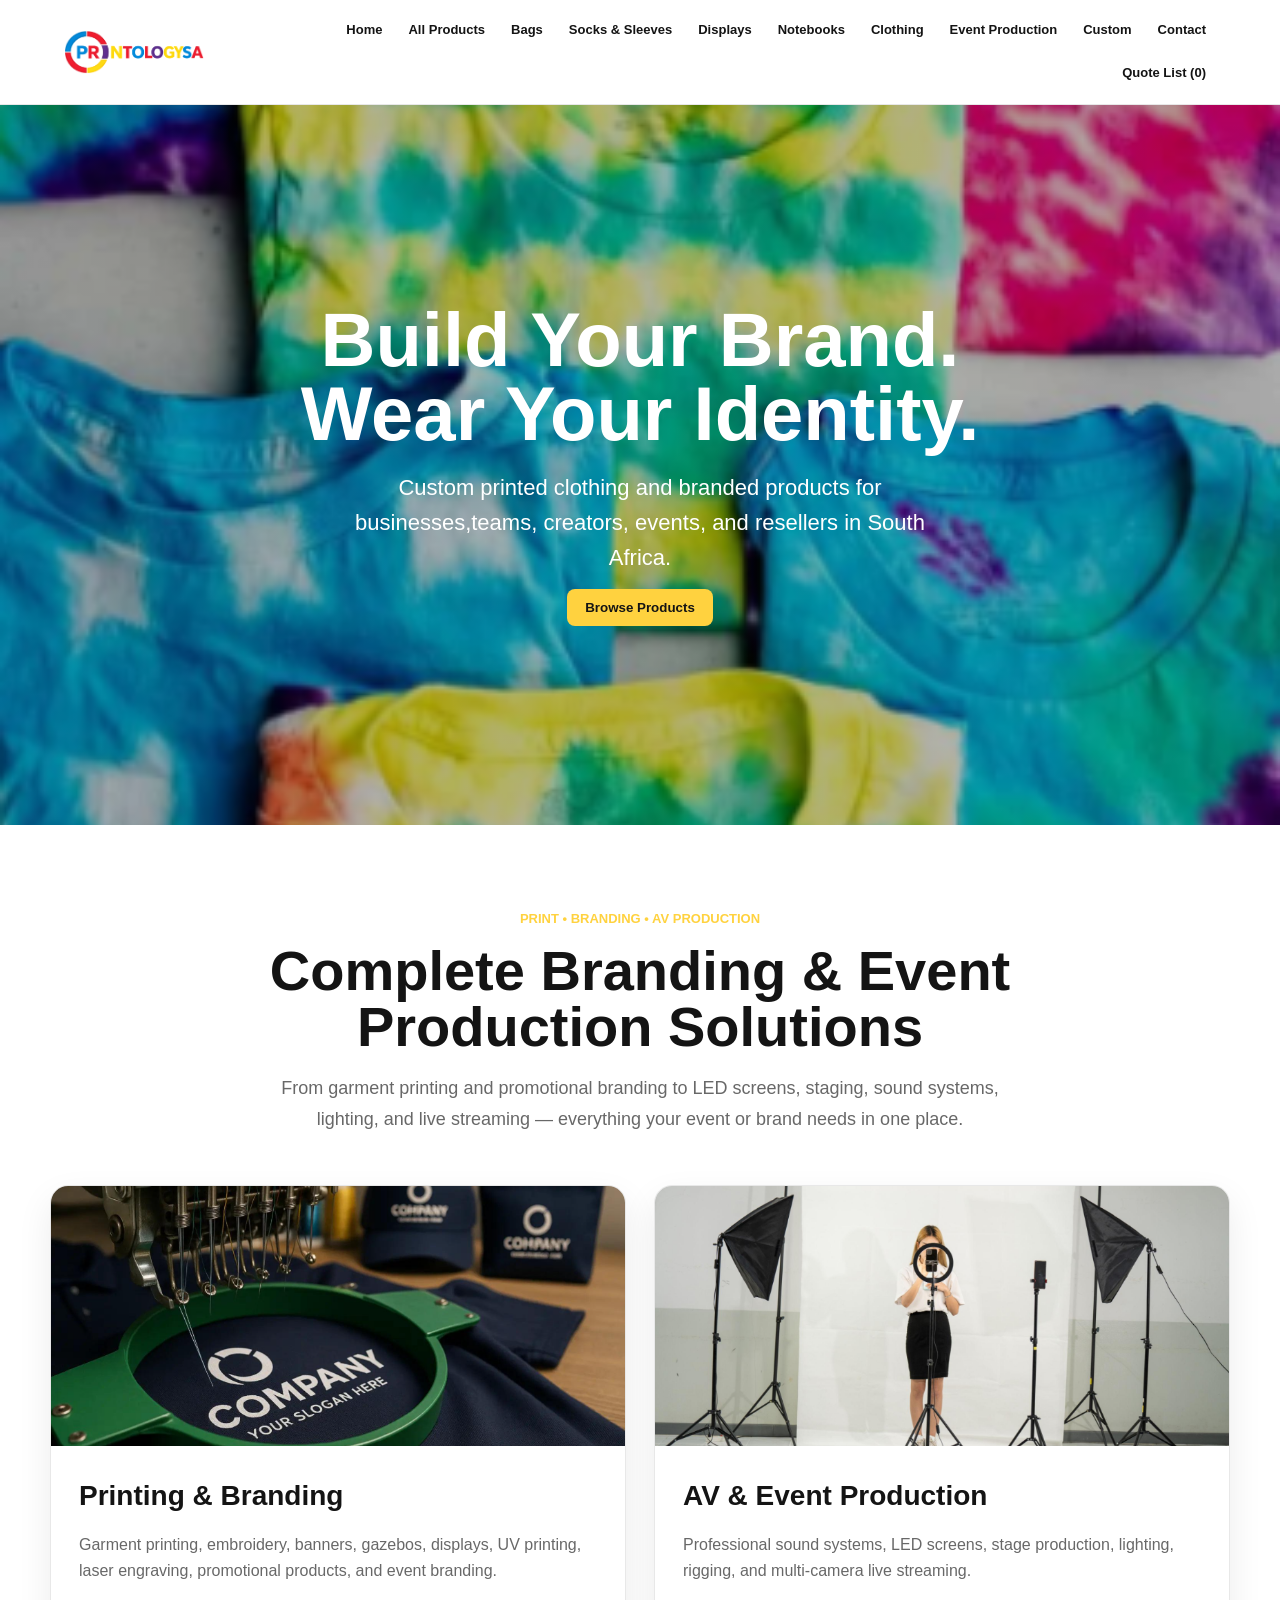
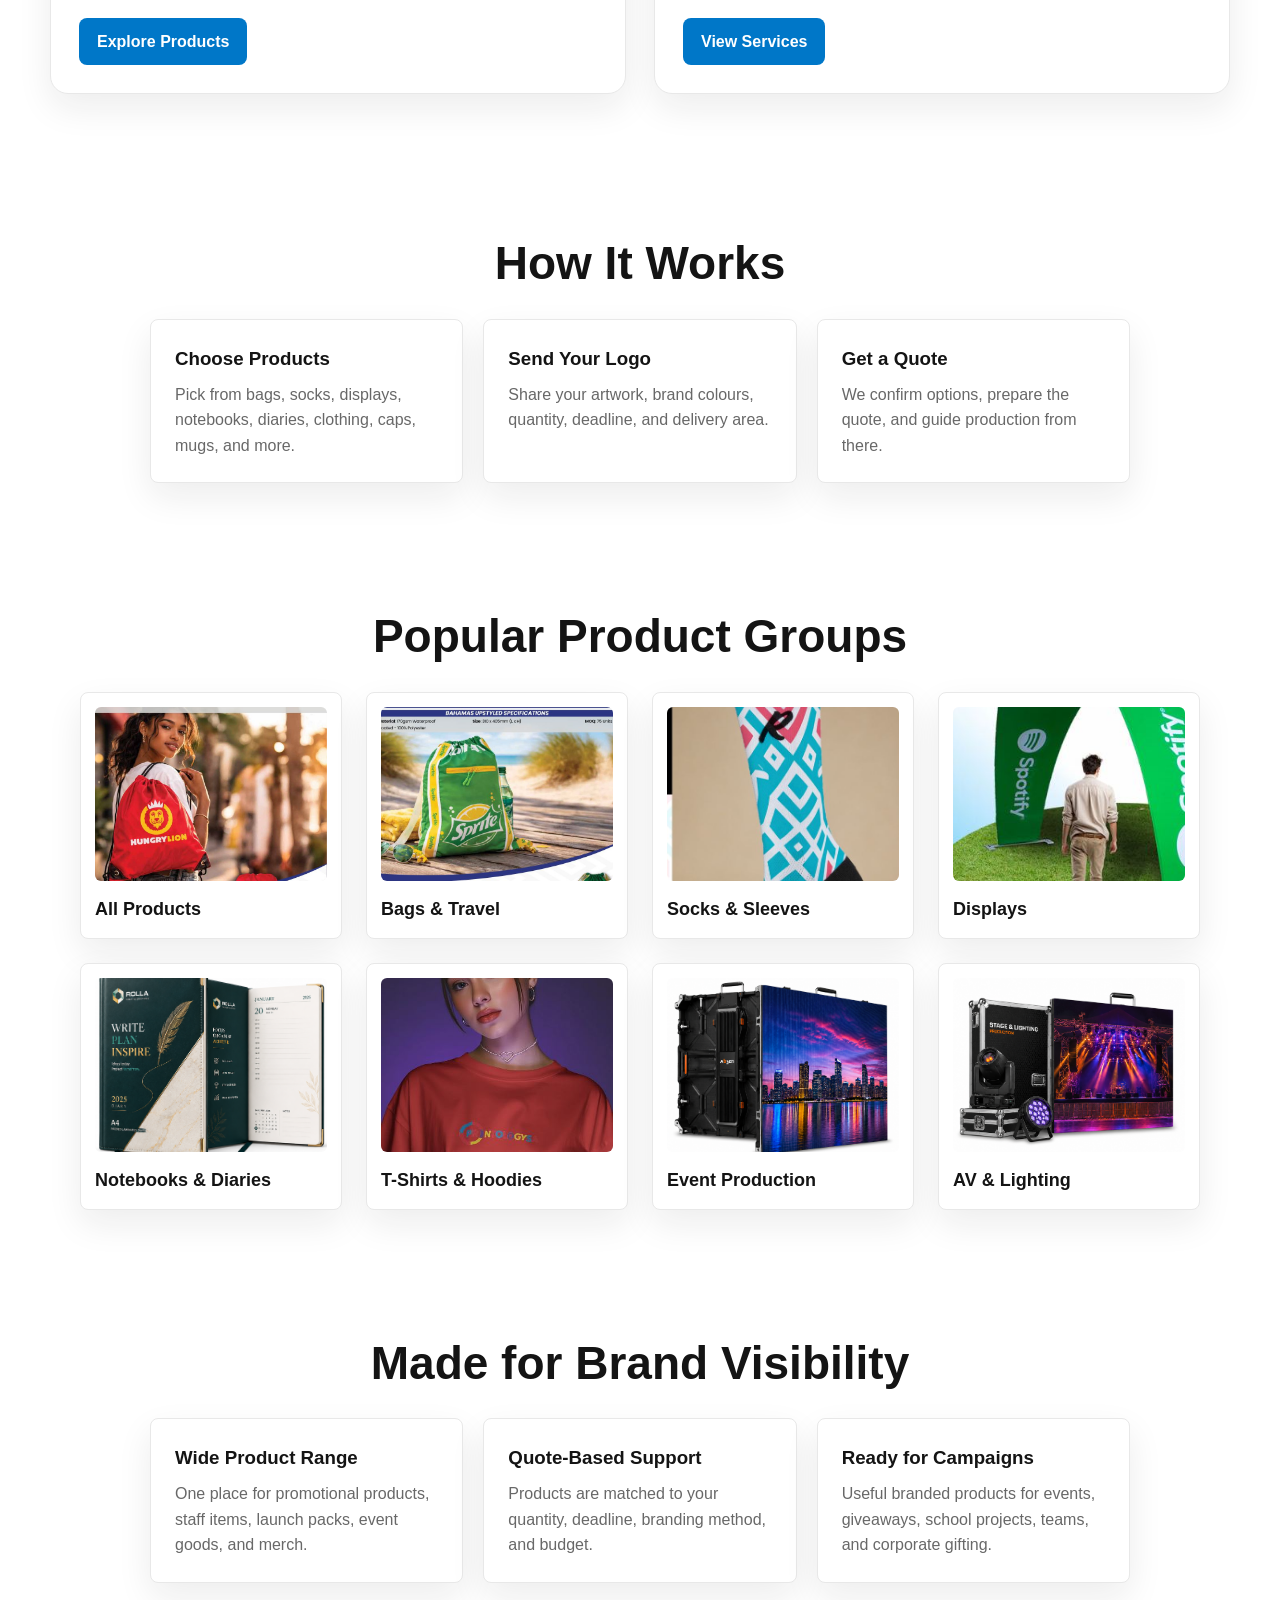
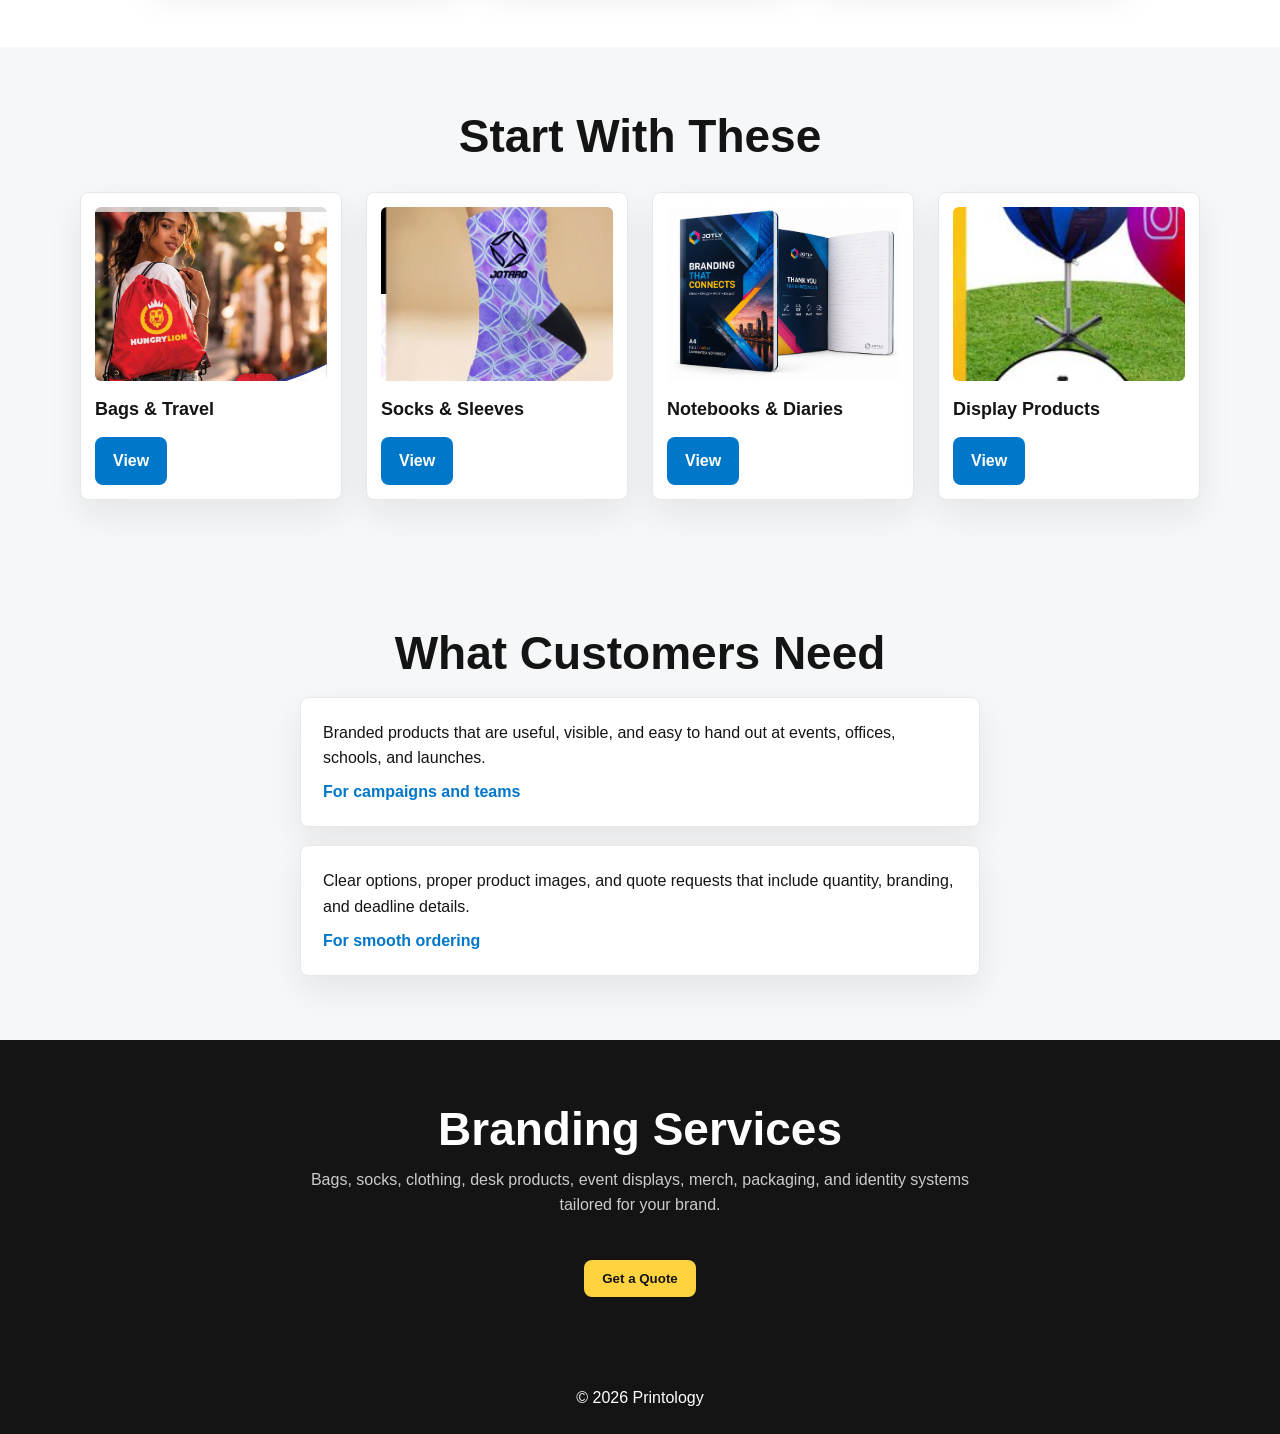
<file: index.html>
﻿<!DOCTYPE html>
<html lang="en">
<head>
    <meta charset="UTF-8">
    <meta name="viewport" content="width=device-width, initial-scale=1.0">
    <title>Printology | Branded Products and Custom Printing</title>
    <link rel="stylesheet" href="css/styles.css">
</head>
<body>
<header>
    <div class="logo">
        <a href="index.html">
            <img src="images/branding/logo.png" alt="Printology Logo">
        </a>
    </div>

    <button class="nav-toggle" id="nav-toggle" aria-label="Open Menu">
    ☰
    </button>

    <nav id="main-nav">
        <a href="index.html">Home</a>
        <a href="catalog.html">All Products</a>
        <a href="bags.html">Bags</a>
        <a href="socks.html">Socks & Sleeves</a>
        <a href="displays.html">Displays</a>
        <a href="notebooks.html">Notebooks</a>
        <a href="tshirts.html">Clothing</a>
        <a href="event-production.html">Event Production</a>
        <a href="custom.html">Custom</a>
        <a href="#contact">Contact</a>
        <a href="cart.html">Quote List (<span id="quote-count">0</span>)</a>
    </nav>
</header>

<section class="hero">
    <div class="hero-content">
        <h1>Build Your Brand. Wear Your Identity.</h1>
        <p>Custom printed clothing and branded products for businesses,teams, creators, events, and resellers in South Africa.</p>
        <button onclick="location.href='catalog.html'">Browse Products</button>
    </div>
</section>

<section class="services-highlight">

    <div class="services-intro">
        <span class="eyebrow">Print • Branding • AV Production</span>

        <h2>
            Complete Branding & Event Production Solutions
        </h2>

        <p>
            From garment printing and promotional branding
            to LED screens, staging, sound systems,
            lighting, and live streaming —
            everything your event or brand needs in one place.
        </p>
    </div>

    <div class="services-grid">

        <div class="service-box">
            <img src="images/print.png" alt="Printing Services">

            <div class="service-content">
                <h3>Printing & Branding</h3>

                <p>
                    Garment printing, embroidery,
                    banners, gazebos, displays,
                    UV printing, laser engraving,
                    promotional products, and event branding.
                </p>

                <a href="catalog.html" class="buy-btn">
                    Explore Products
                </a>
            </div>
        </div>

        <div class="service-box">
            <img src="images/av.png" alt="AV Production">

            <div class="service-content">
                <h3>AV & Event Production</h3>

                <p>
                    Professional sound systems,
                    LED screens, stage production,
                    lighting, rigging, and
                    multi-camera live streaming.
                </p>

                <a href="event-production.html" class="buy-btn">
                    View Services
                </a>
            </div>
        </div>

    </div>

</section>

<section class="why-us">
    <h2>How It Works</h2>
    <div class="why-container">
        <div class="why-card">
            <h3>Choose Products</h3>
            <p>Pick from bags, socks, displays, notebooks, diaries, clothing, caps, mugs, and more.</p>
        </div>
        <div class="why-card">
            <h3>Send Your Logo</h3>
            <p>Share your artwork, brand colours, quantity, deadline, and delivery area.</p>
        </div>
        <div class="why-card">
            <h3>Get a Quote</h3>
            <p>We confirm options, prepare the quote, and guide production from there.</p>
        </div>
    </div>
</section>

<section class="categories">
    <h2>Popular Product Groups</h2>
    <div class="category-grid">
        <a class="category" href="catalog.html">
            <img src="images/catalog/bags-umhlanga-drawstring-bag.jpg" alt="Full product catalogue">
            <h3>All Products</h3>
        </a>
        <a class="category" href="bags.html">
            <img src="images/catalog/bags-bahamas-drawstring-bag.jpg" alt="Branded bags">
            <h3>Bags & Travel</h3>
        </a>
        <a class="category" href="socks.html">
            <img src="images/catalog/socks-premium-crew-socks.jpg" alt="Custom socks and sleeves">
            <h3>Socks & Sleeves</h3>
        </a>
        <a class="category" href="displays.html">
            <img src="images/catalog/display-flare-arch-banner.jpg" alt="Display branding products">
            <h3>Displays</h3>
        </a>
        <a class="category" href="notebooks.html">
            <img src="images/catalog/notebook-rolla-full-colour-padded-laminated-diary.jpg" alt="Custom notebooks and diaries">
            <h3>Notebooks & Diaries</h3>
        </a>
        <a class="category" href="tshirts.html">
            <img src="images/tshirts/shirt1.jpg" alt="Custom clothing">
            <h3>T-Shirts & Hoodies</h3>
        </a>
        <a class="category" href="event-production.html">
            <img src="images/services/led-screen.jpg" alt="LED screens">
            <h3>Event Production</h3>
        </a>

        <a class="category" href="event-production.html">
            <img src="images/services/stage-lighting.jpg" alt="Stage lighting">
            <h3>AV & Lighting</h3>
        </a>
    </div>
</section>

<section class="why-us">
    <h2>Made for Brand Visibility</h2>
    <div class="why-container">
        <div class="why-card">
            <h3>Wide Product Range</h3>
            <p>One place for promotional products, staff items, launch packs, event goods, and merch.</p>
        </div>
        <div class="why-card">
            <h3>Quote-Based Support</h3>
            <p>Products are matched to your quantity, deadline, branding method, and budget.</p>
        </div>
        <div class="why-card">
            <h3>Ready for Campaigns</h3>
            <p>Useful branded products for events, giveaways, school projects, teams, and corporate gifting.</p>
        </div>
    </div>
</section>

<section id="shop" class="products">
    <h2>Start With These</h2>
    <div class="product-grid">
        <div class="product">
            <img src="images/catalog/bags-umhlanga-drawstring-bag.jpg" alt="Branded drawstring bag">
            <h3>Bags & Travel</h3>
            <a href="bags.html" class="buy-btn">View</a>
        </div>
        <div class="product">
            <img src="images/catalog/socks-anklet-socks.jpg" alt="Custom socks">
            <h3>Socks & Sleeves</h3>
            <a href="socks.html" class="buy-btn">View</a>
        </div>
        <div class="product">
            <img src="images/catalog/notebook-jotly-full-colour-laminated-notebook.jpg" alt="Custom notebook">
            <h3>Notebooks & Diaries</h3>
            <a href="notebooks.html" class="buy-btn">View</a>
        </div>
        <div class="product">
            <img src="images/catalog/display-balloon-banner.jpg" alt="Display products">
            <h3>Display Products</h3>
            <a href="displays.html" class="buy-btn">View</a>
        </div>
    </div>
</section>

<section class="testimonials">
    <h2>What Customers Need</h2>
    <div class="testimonial">
        <p>Branded products that are useful, visible, and easy to hand out at events, offices, schools, and launches.</p>
        <h4>For campaigns and teams</h4>
    </div>
    <div class="testimonial">
        <p>Clear options, proper product images, and quote requests that include quantity, branding, and deadline details.</p>
        <h4>For smooth ordering</h4>
    </div>
</section>

<section id="branding" class="branding">
    <h2>Branding Services</h2>
    <p>Bags, socks, clothing, desk products, event displays, merch, packaging, and identity systems tailored for your brand.</p>
    <button onclick="location.href='custom.html'">Get a Quote</button>
</section>

<footer id="contact">
    <p>&copy; 2026 Printology</p>
</footer>

<script src="js/script.js"></script>
</body>
</html>
</file>
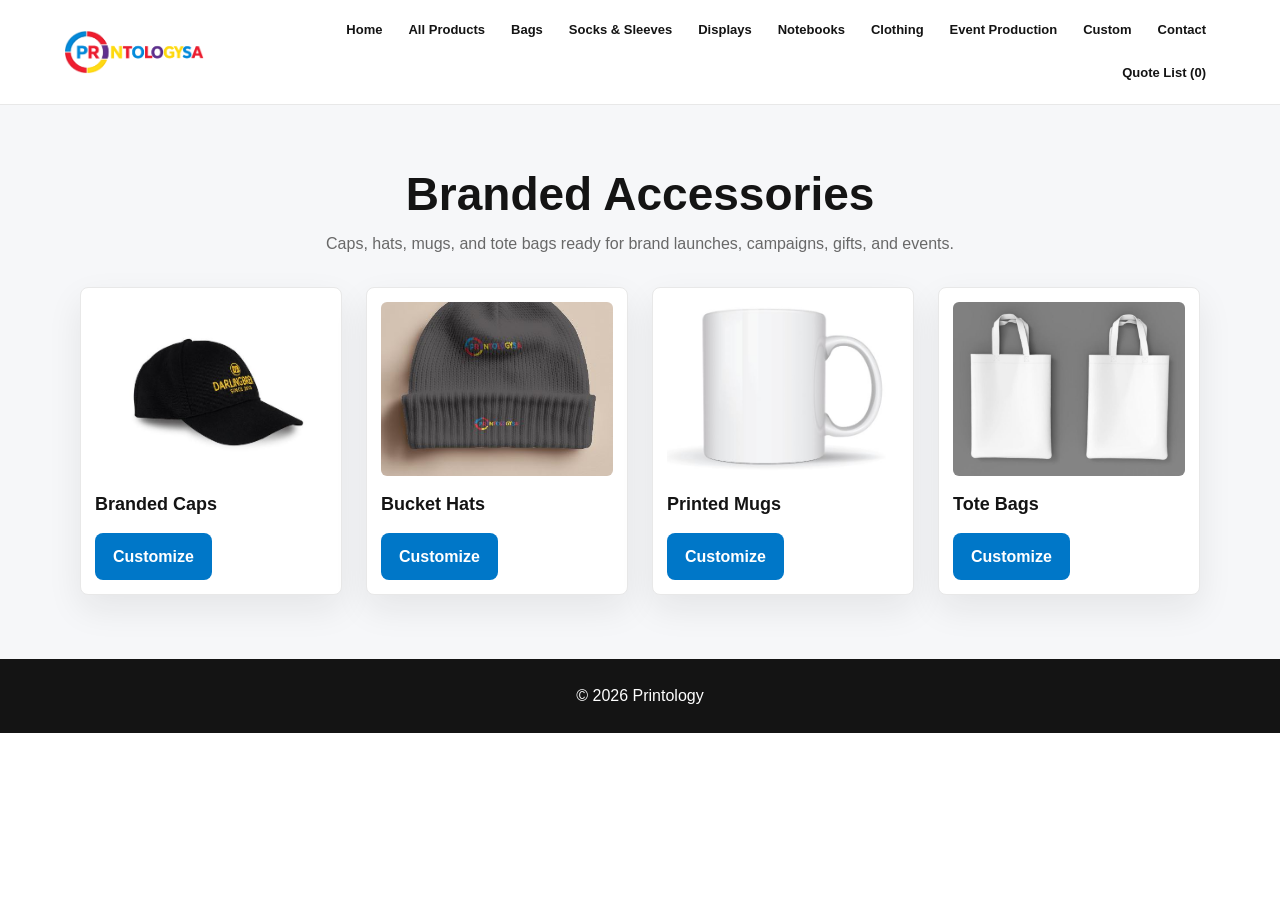
<file: accessories.html>
﻿<!DOCTYPE html>
<html lang="en">
<head>
    <meta charset="UTF-8">
    <meta name="viewport" content="width=device-width, initial-scale=1.0">
    <title>Accessories | Printology</title>
    <link rel="stylesheet" href="css/styles.css">
</head>
<body>
<header>
    <div class="logo">
        <a href="index.html">
            <img src="images/branding/logo.png" alt="Printology Logo">
        </a>
    </div>

    <button class="nav-toggle" id="nav-toggle" aria-label="Open Menu">
    ☰
    </button>

    <nav id="main-nav">
        <a href="index.html">Home</a>
        <a href="catalog.html">All Products</a>
        <a href="bags.html">Bags</a>
        <a href="socks.html">Socks & Sleeves</a>
        <a href="displays.html">Displays</a>
        <a href="notebooks.html">Notebooks</a>
        <a href="tshirts.html">Clothing</a>
        <a href="event-production.html">Event Production</a>
        <a href="custom.html">Custom</a>
        <a href="#contact">Contact</a>
        <a href="cart.html">Quote List (<span id="quote-count">0</span>)</a>
    </nav>
</header>

<section class="products">
    <h1>Branded Accessories</h1>
    <p>Caps, hats, mugs, and tote bags ready for brand launches, campaigns, gifts, and events.</p>

    <div class="product-grid">
        <div class="product">
            <img src="images/accessories/cap1.jpg" alt="Branded cap">
            <h3>Branded Caps</h3>
            <a href="custom.html" class="buy-btn">Customize</a>
        </div>
        <div class="product">
            <img src="images/accessories/hat1.jpg" alt="Branded hat">
            <h3>Bucket Hats</h3>
            <a href="custom.html" class="buy-btn">Customize</a>
        </div>
        <div class="product">
            <img src="images/accessories/mug1.jpg" alt="Branded mug">
            <h3>Printed Mugs</h3>
            <a href="custom.html" class="buy-btn">Customize</a>
        </div>
        <div class="product">
            <img src="images/accessories/tote1.jpg" alt="Branded tote bag">
            <h3>Tote Bags</h3>
            <a href="custom.html" class="buy-btn">Customize</a>
        </div>
    </div>
</section>

<footer id="contact">
    <p>&copy; 2026 Printology</p>
</footer>

<script src="js/script.js"></script>
</body>
</html>
</file>
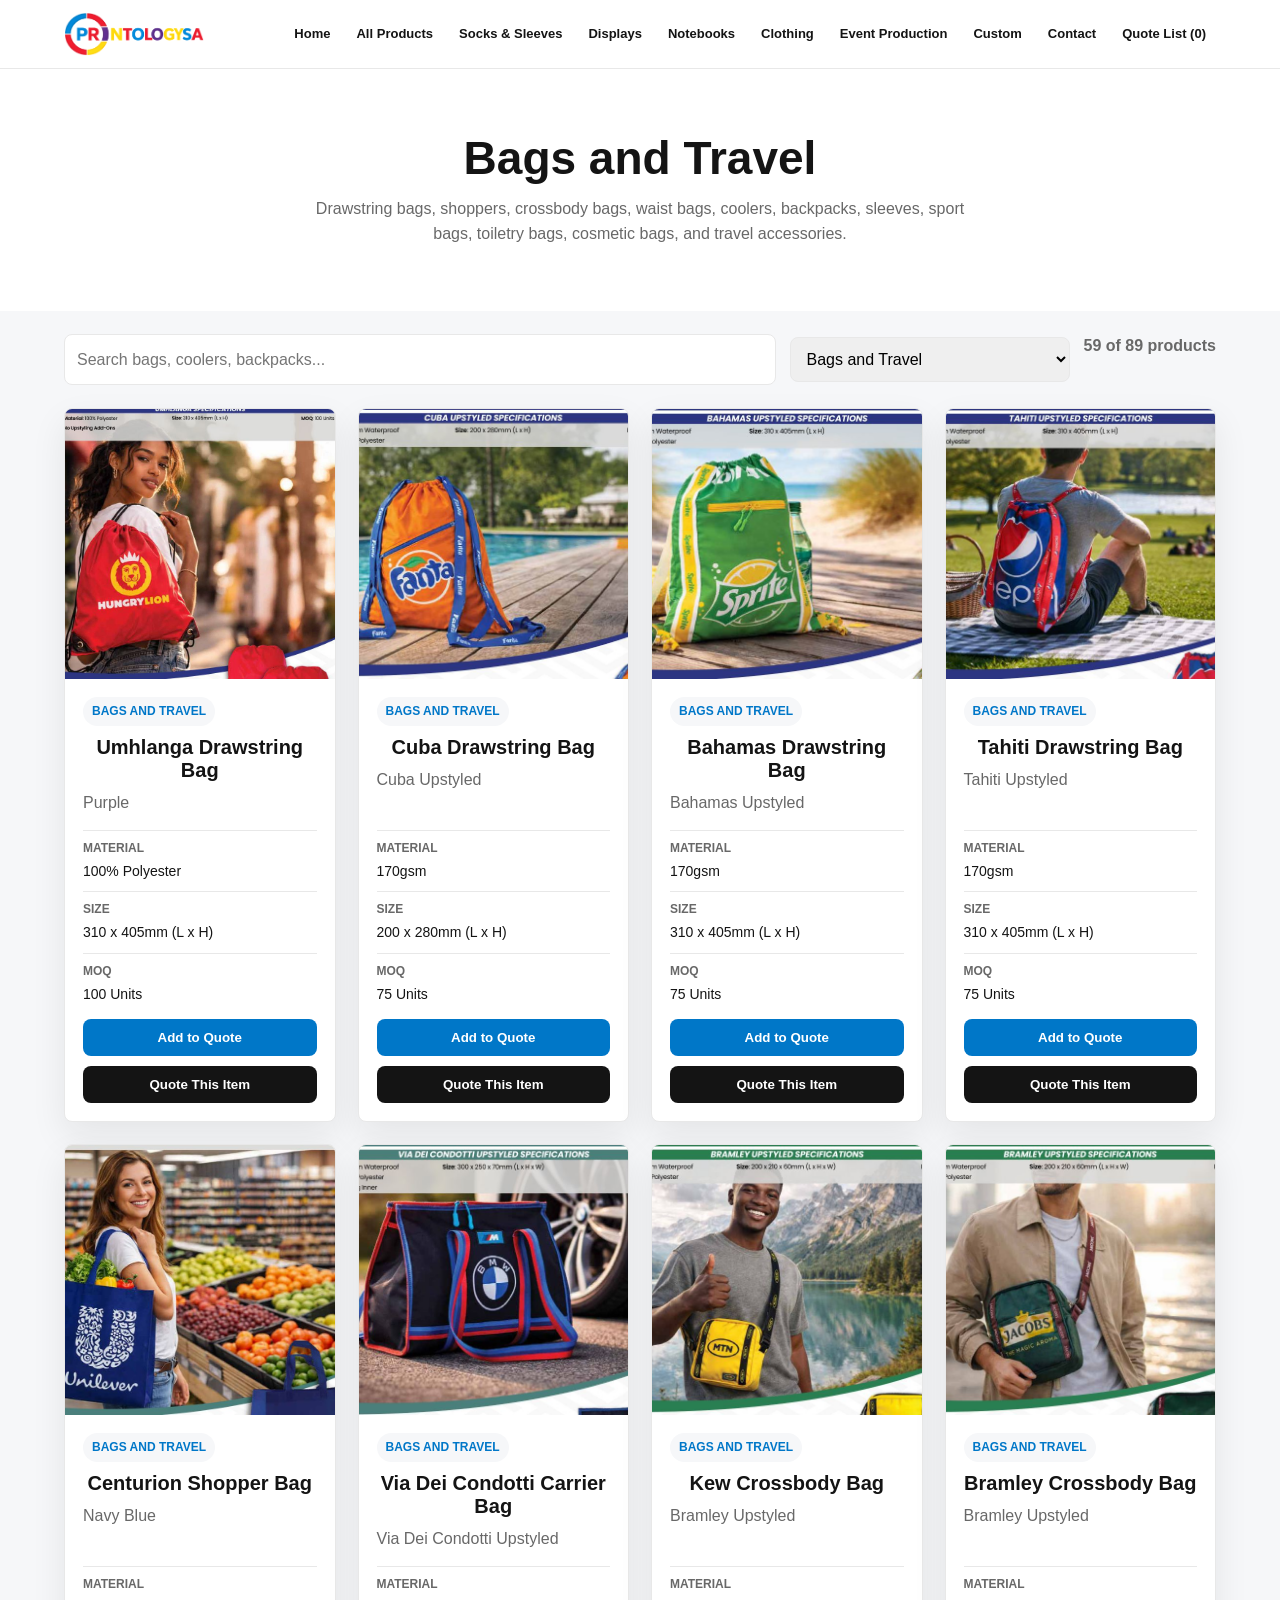
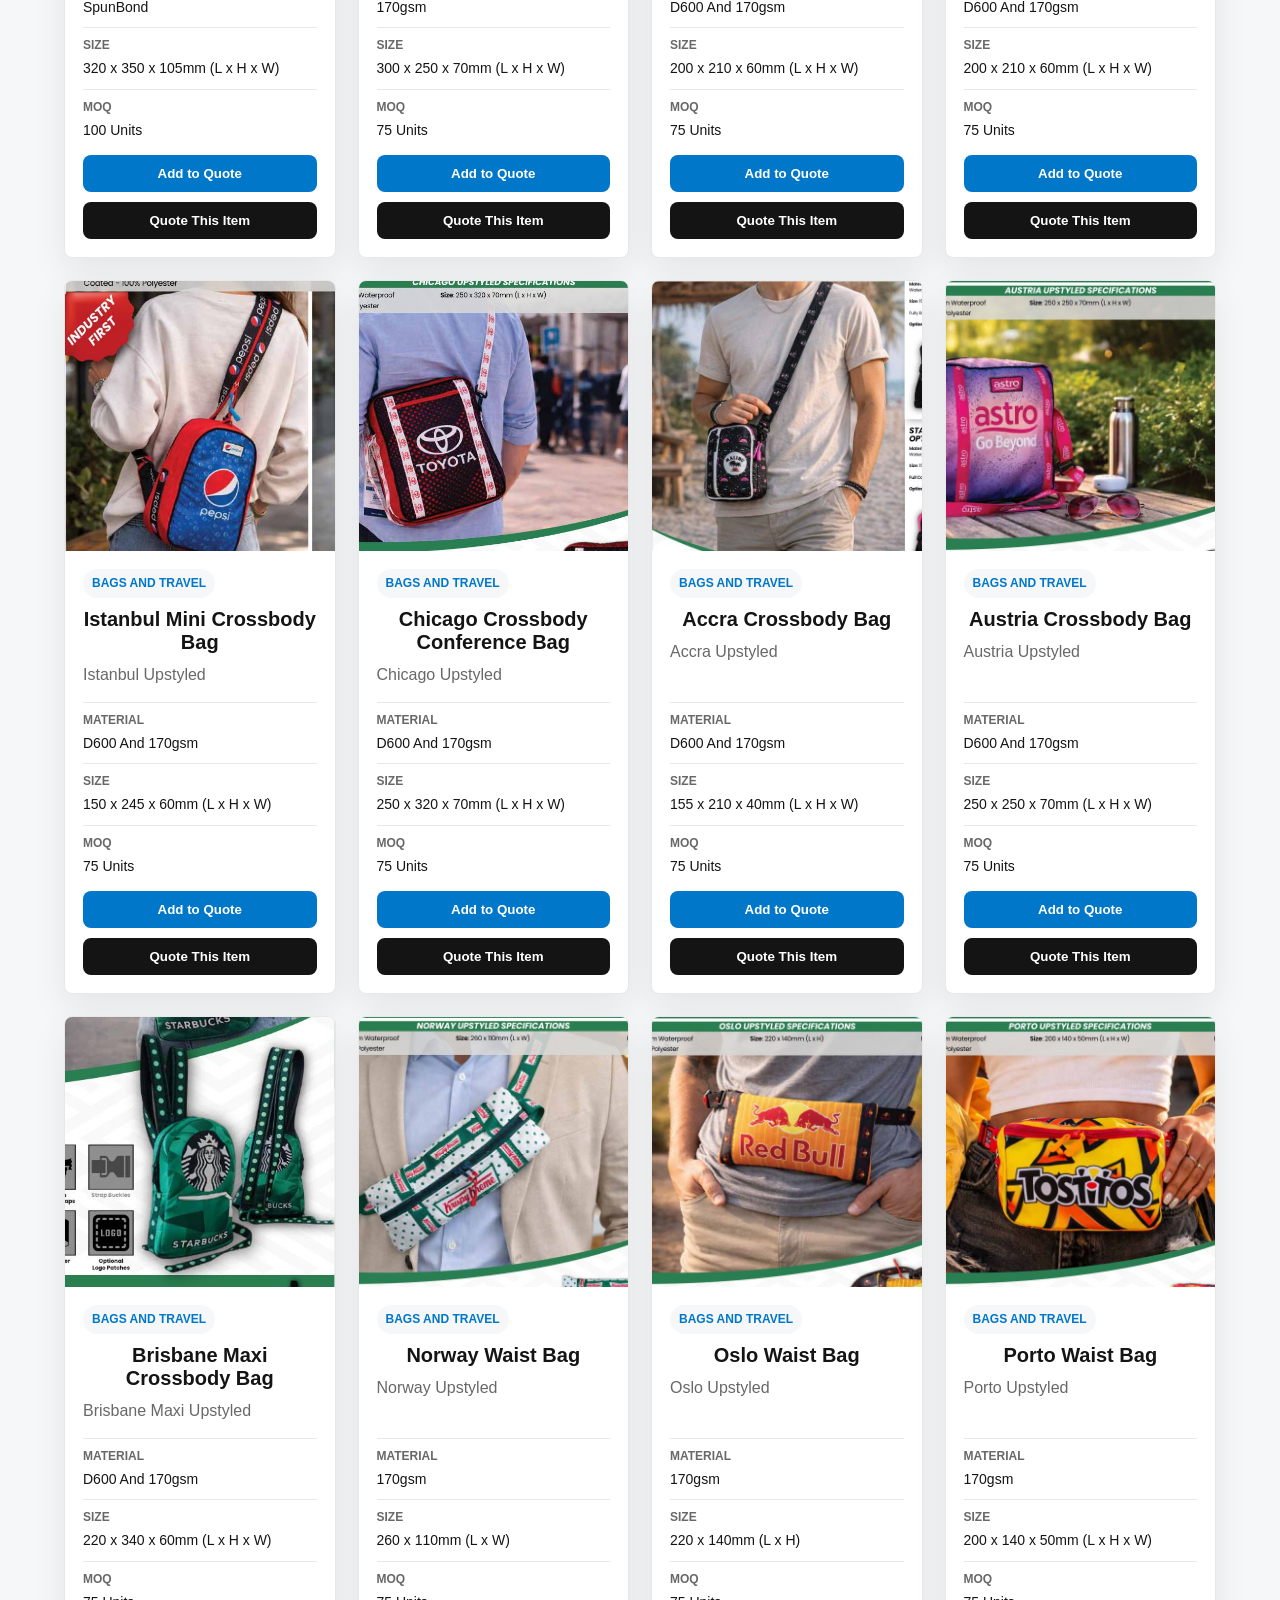
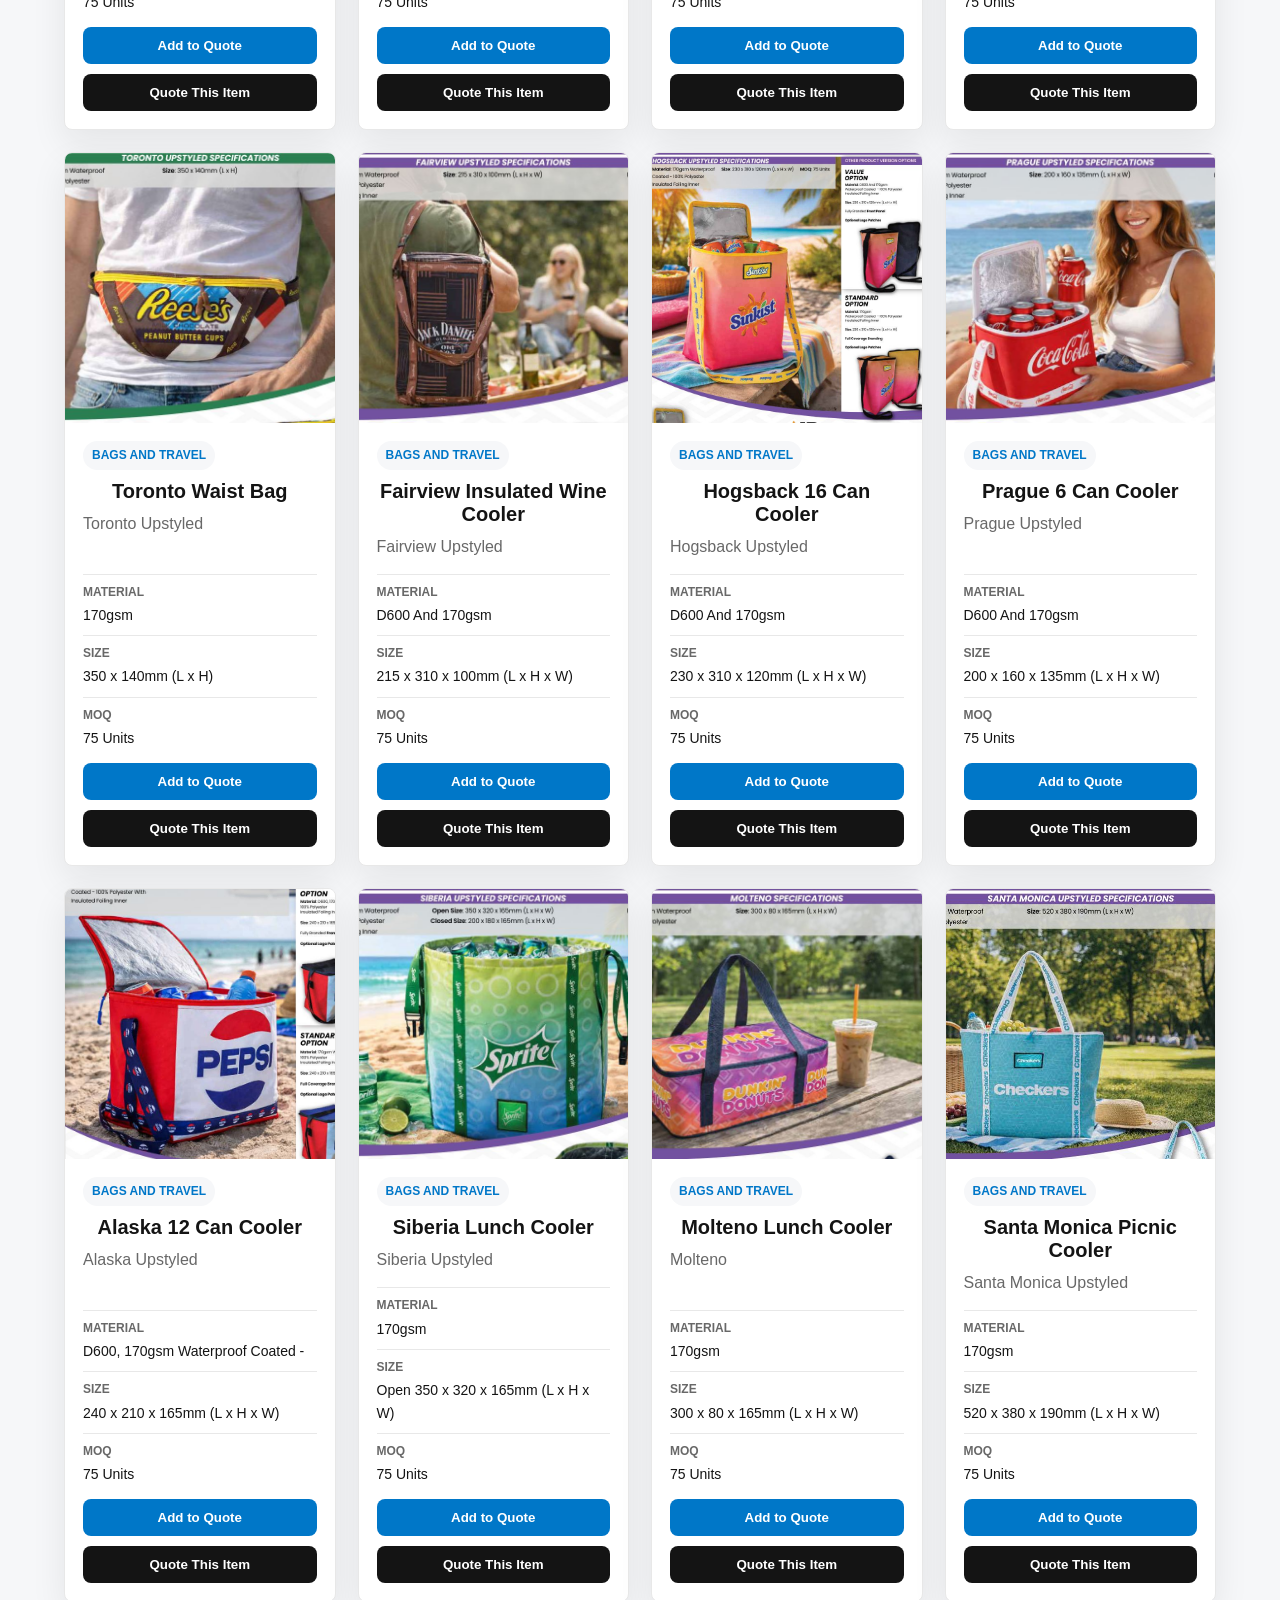
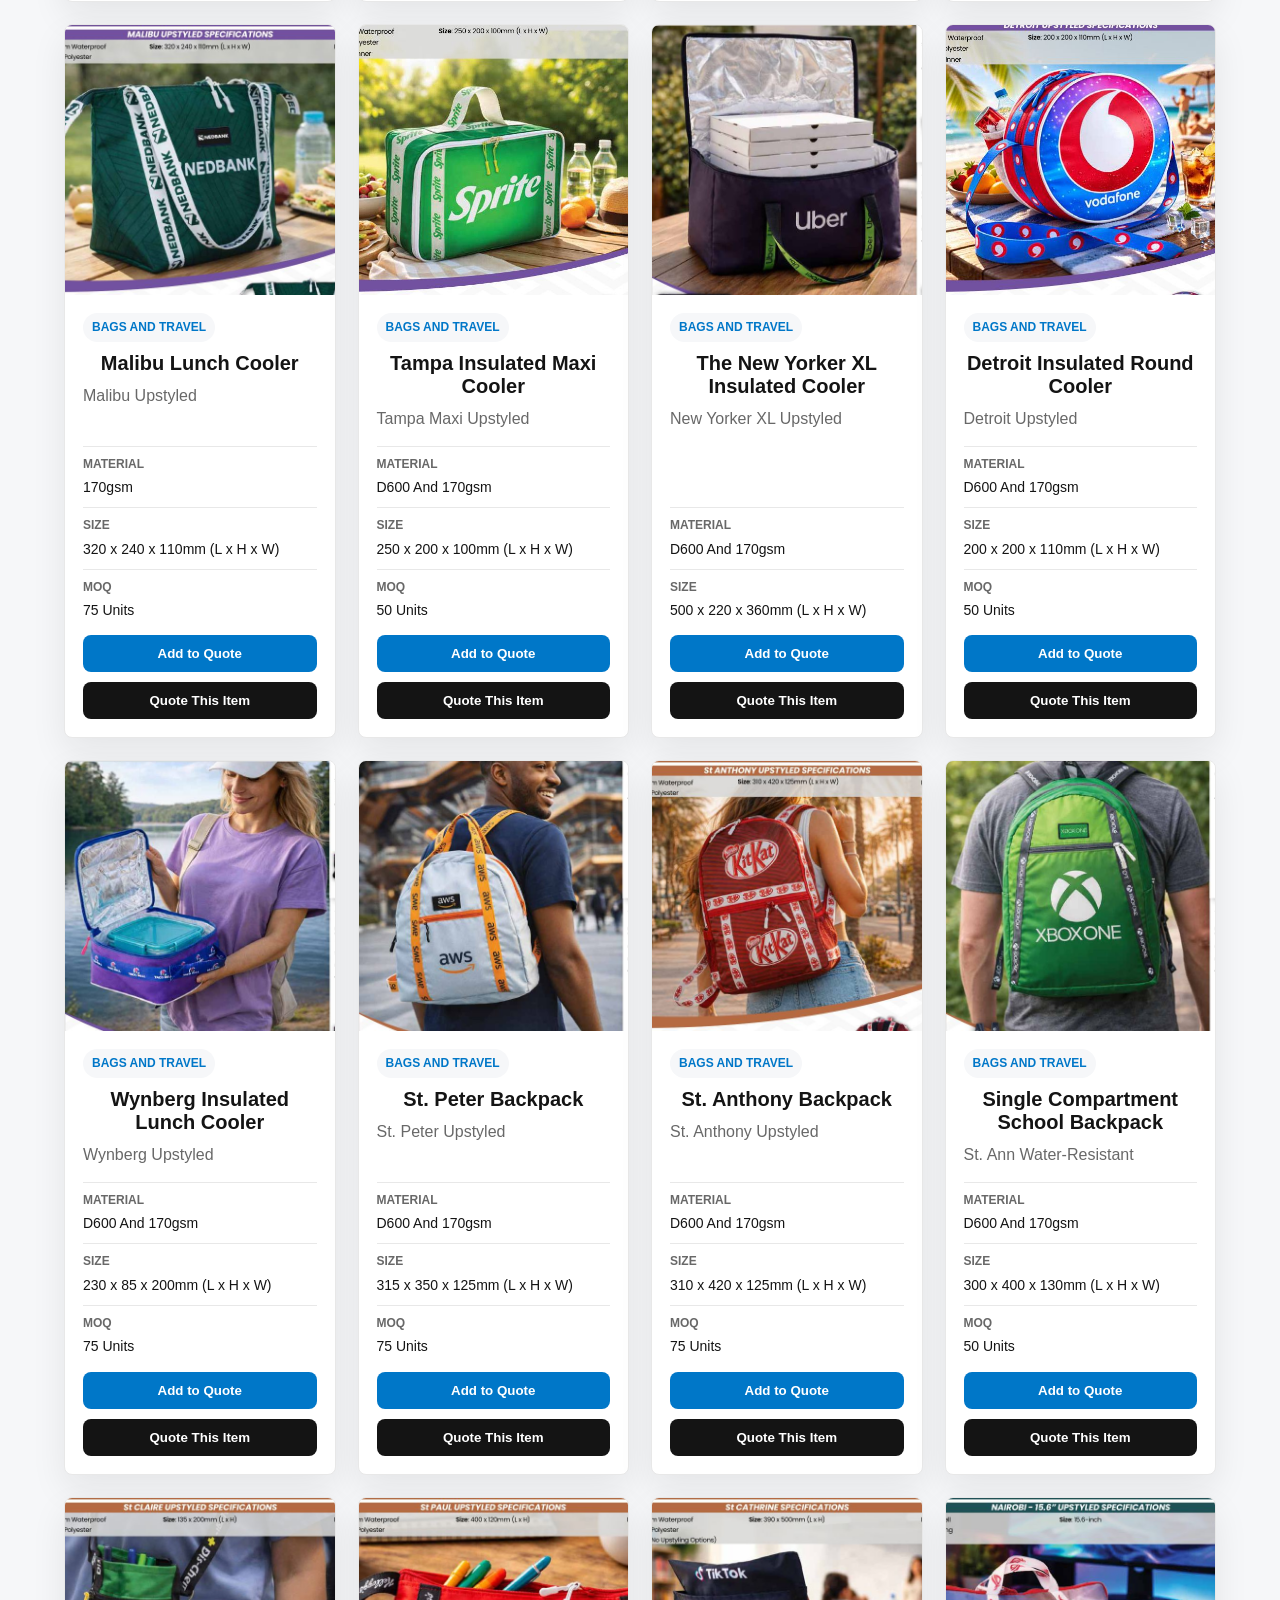
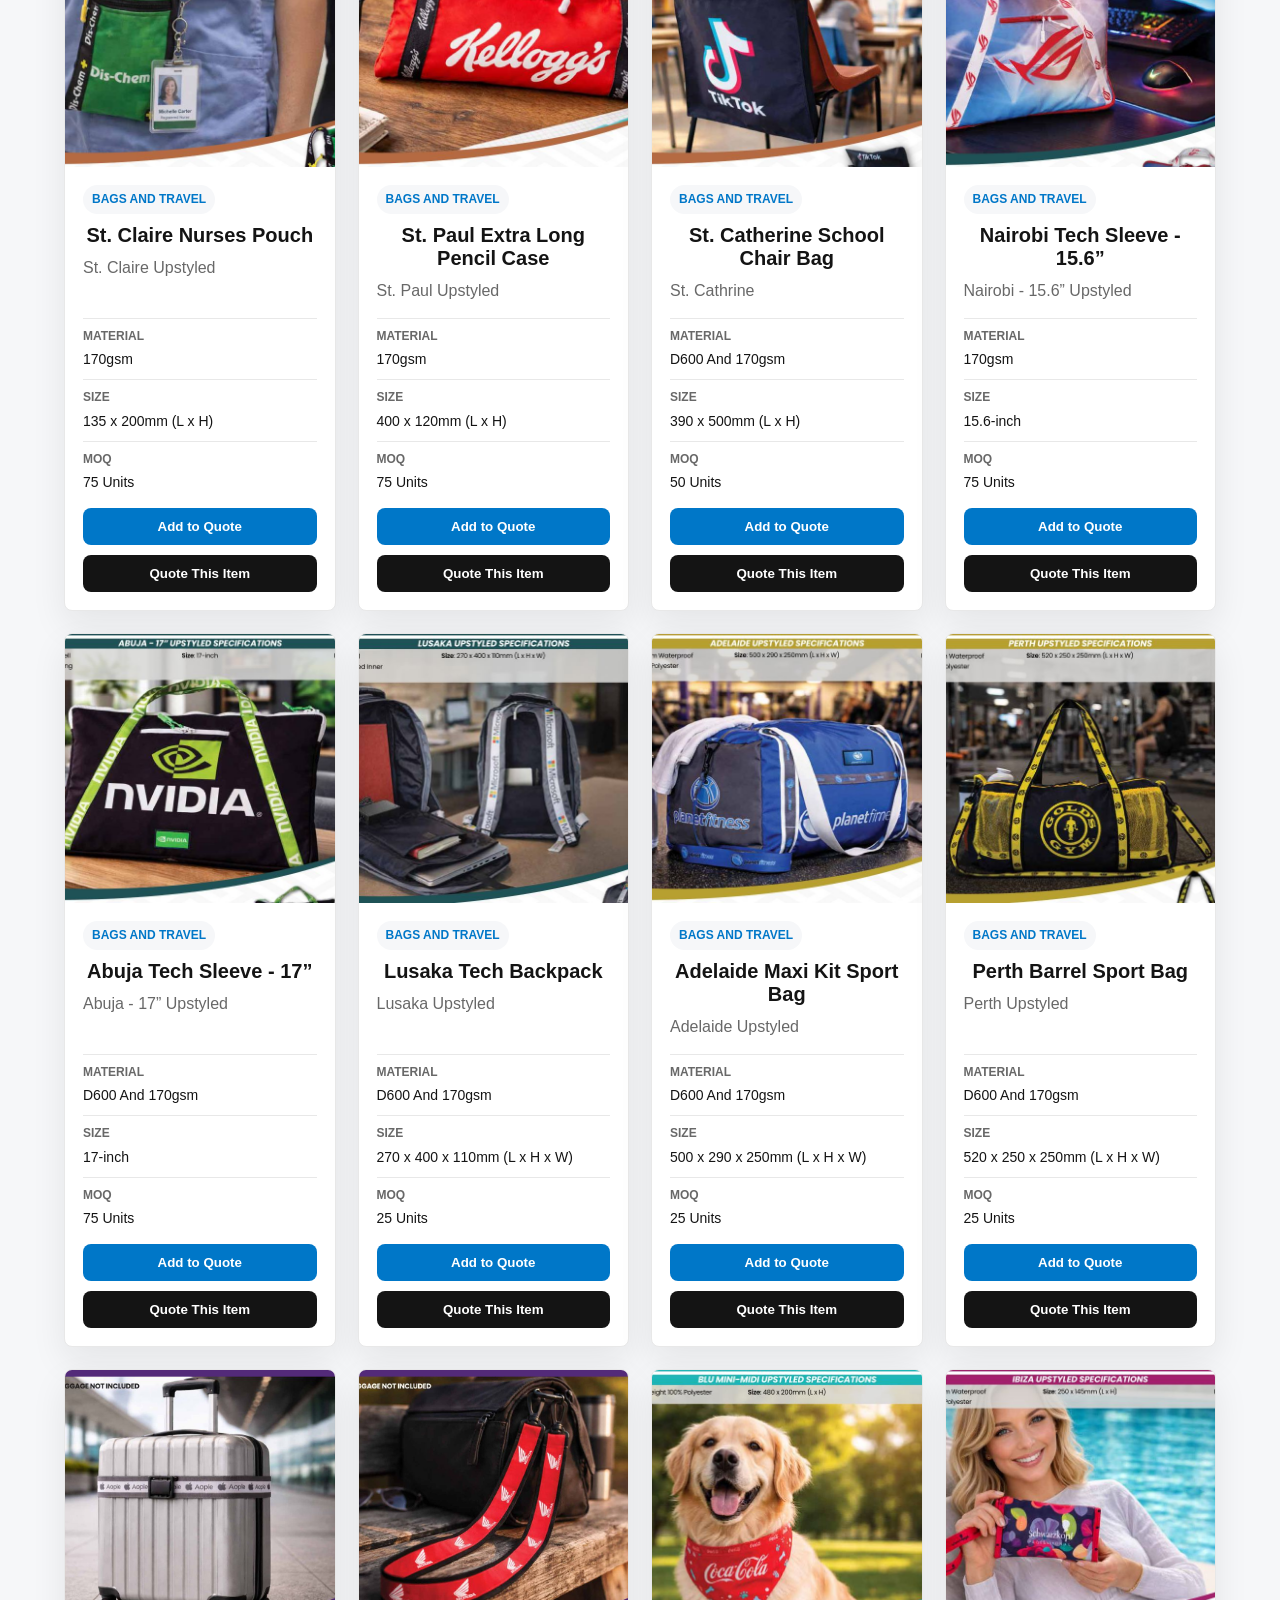
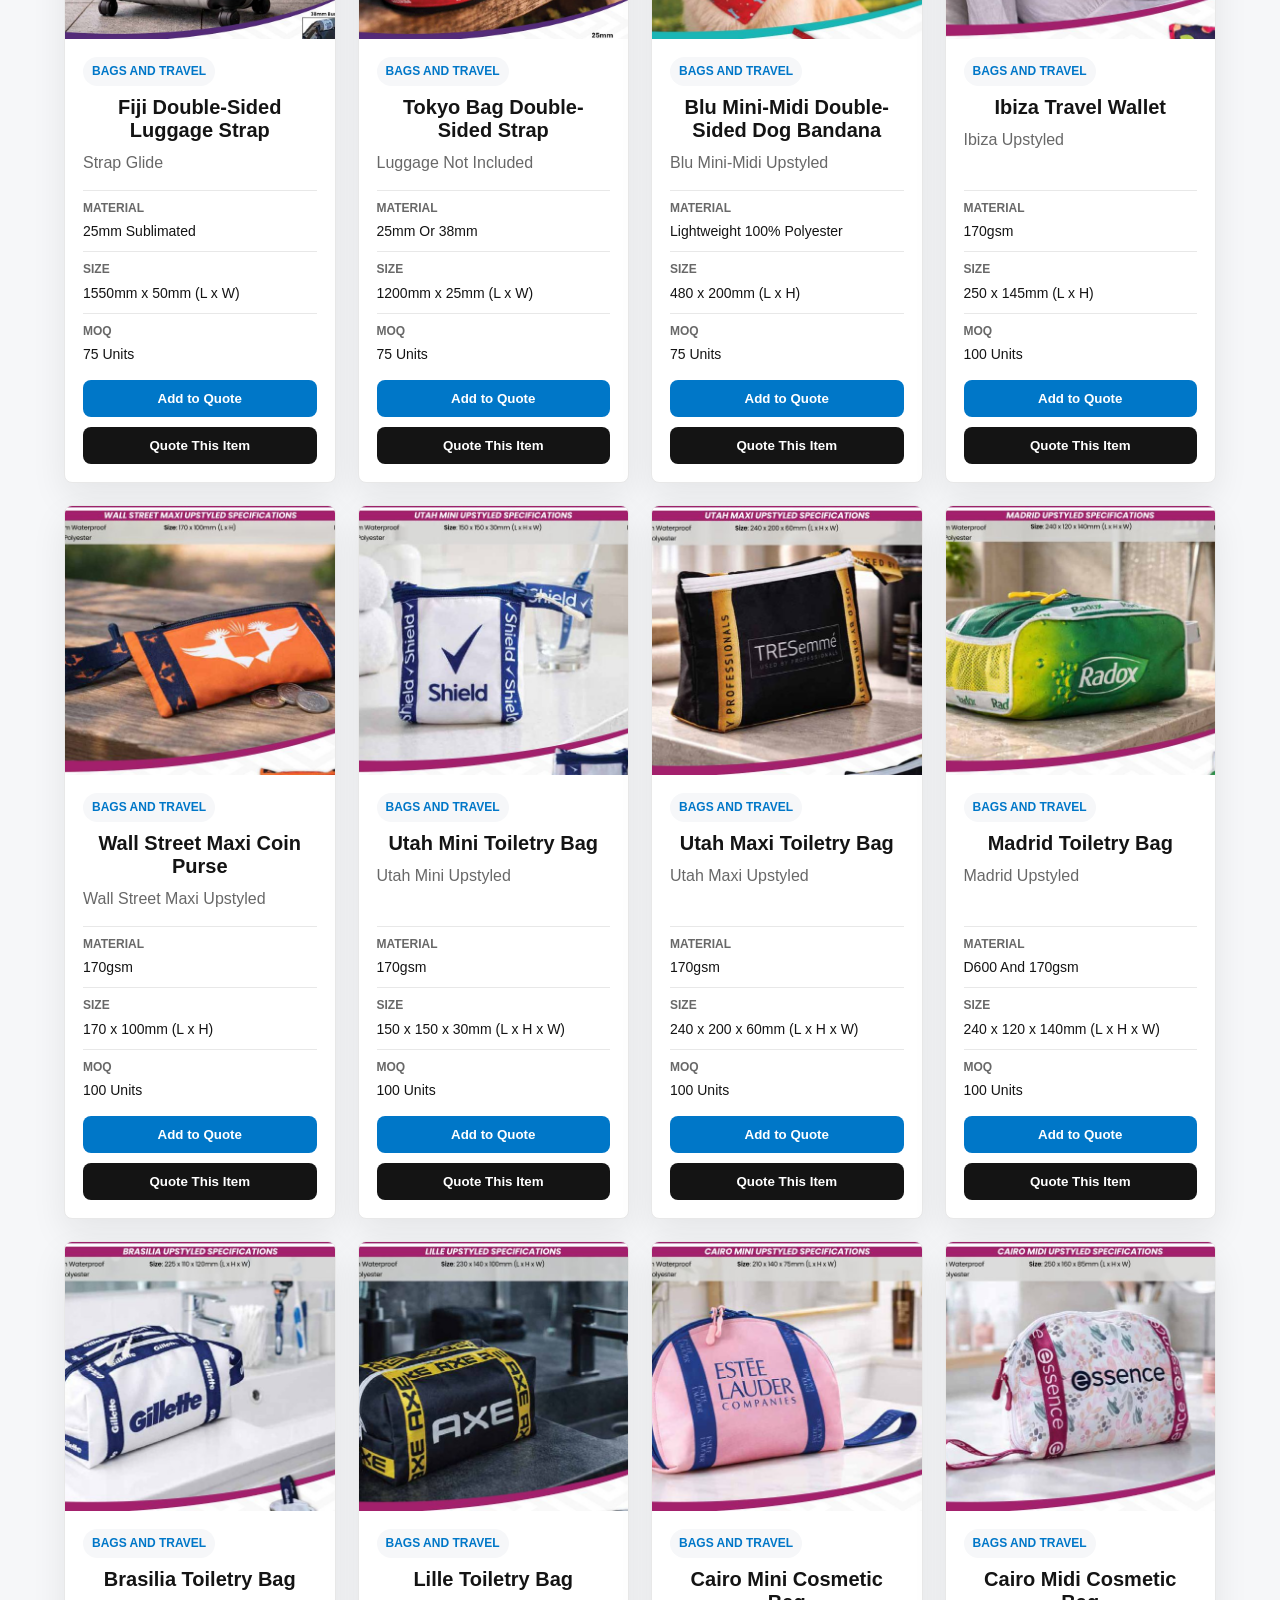
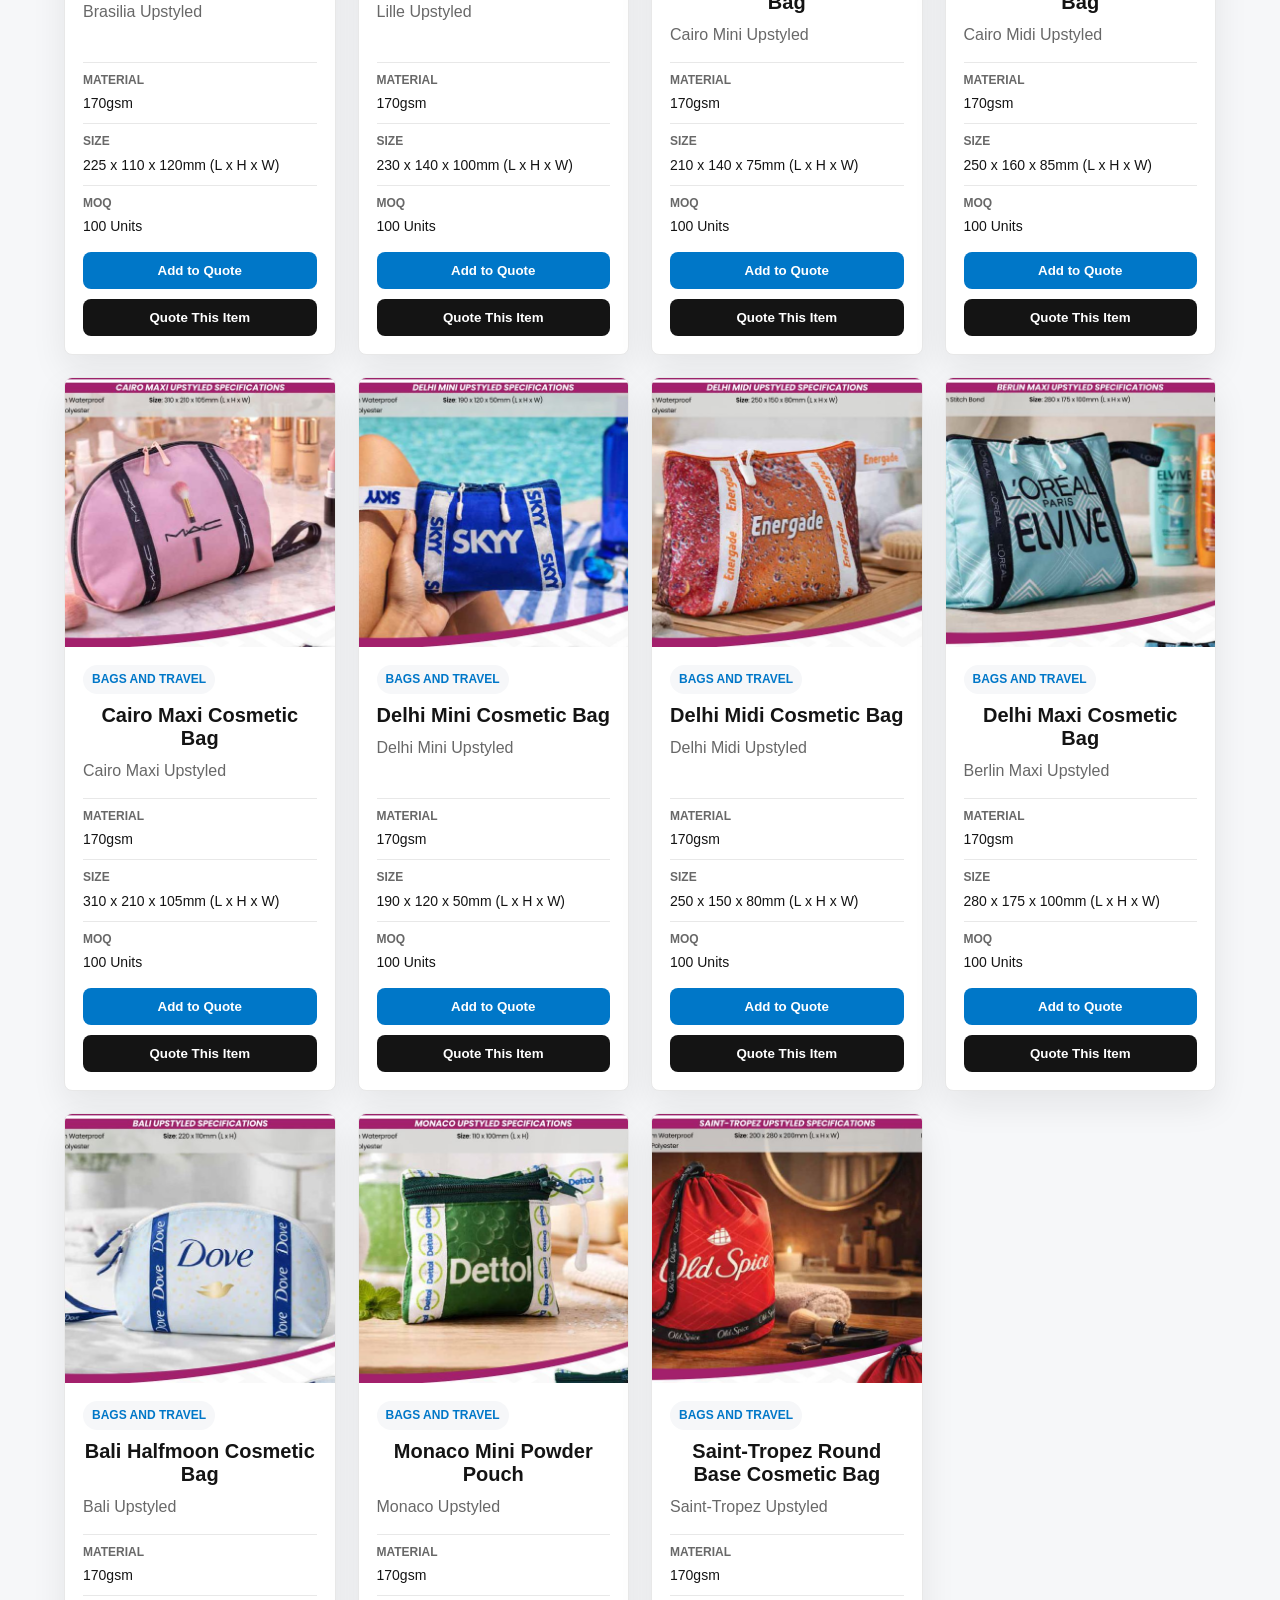
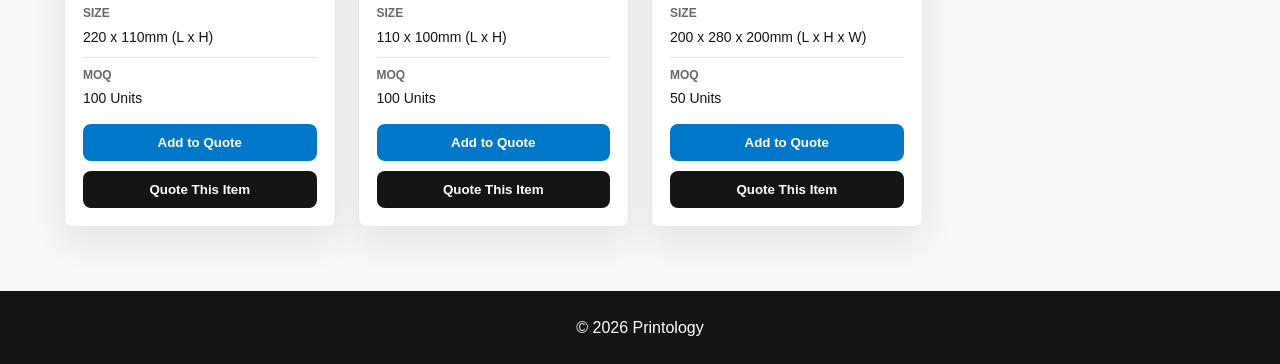
<file: bags.html>
﻿<!DOCTYPE html>
<html lang="en">
<head>
    <meta charset="UTF-8">
    <meta name="viewport" content="width=device-width, initial-scale=1.0">
    <title>Bags and Travel | Printology</title>
    <link rel="stylesheet" href="css/styles.css">
</head>
<body>
<header>
    <div class="logo">
        <a href="index.html">
            <img src="images/branding/logo.png" alt="Printology Logo">
        </a>
    </div>

    <button class="nav-toggle" id="nav-toggle" aria-label="Open Menu">
    ☰
    </button>

    <nav id="main-nav">
        <a href="index.html">Home</a>
        <a href="catalog.html">All Products</a>
        <a href="socks.html">Socks & Sleeves</a>
        <a href="displays.html">Displays</a>
        <a href="notebooks.html">Notebooks</a>
        <a href="tshirts.html">Clothing</a>
        <a href="event-production.html">Event Production</a>
        <a href="custom.html">Custom</a>
        <a href="#contact">Contact</a>
        <a href="cart.html">Quote List (<span id="quote-count">0</span>)</a>
    </nav>
</header>

<main class="catalog-page">
    <section class="catalog-hero">
        <h1>Bags and Travel</h1>
        <p>Drawstring bags, shoppers, crossbody bags, waist bags, coolers, backpacks, sleeves, sport bags, toiletry bags, cosmetic bags, and travel accessories.</p>
    </section>
    <section class="catalog-tools">
        <input id="catalog-search" type="search" placeholder="Search bags, coolers, backpacks...">
        <select id="catalog-category">
            <option value="all">All categories</option>
        </select>
        <p id="catalog-count"></p>
    </section>
    <section id="catalog-grid" class="catalog-grid" data-category="Bags and Travel" aria-live="polite"></section>
</main>

<footer id="contact">
    <p>&copy; 2026 Printology</p>
</footer>

<script src="js/catalog-data.js"></script>
<script src="js/script.js"></script>
</body>
</html>
</file>
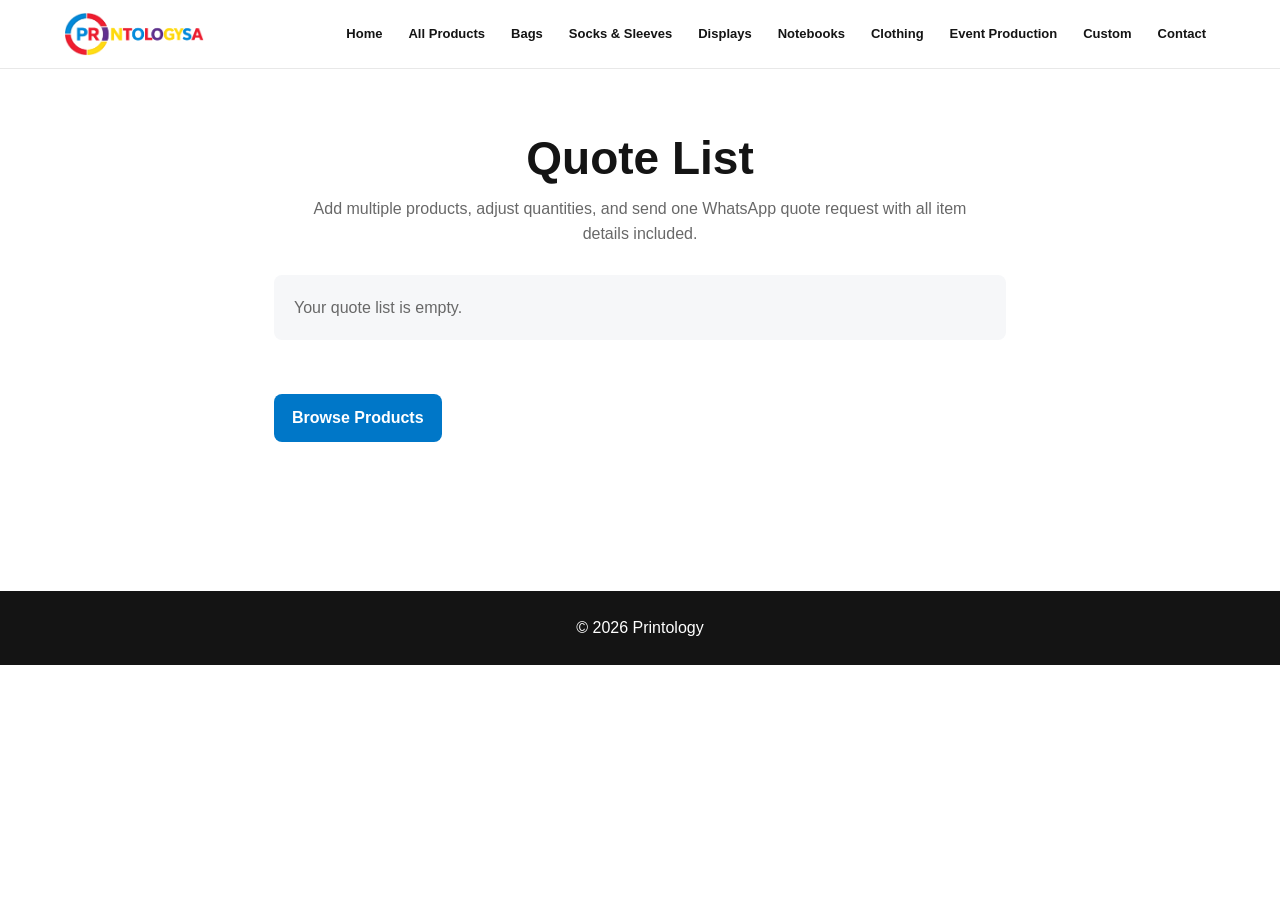
<file: cart.html>
﻿<!DOCTYPE html>
<html lang="en">
<head>
    <meta charset="UTF-8">
    <meta name="viewport" content="width=device-width, initial-scale=1.0">
    <title>Quote List | Printology</title>
    <link rel="stylesheet" href="css/styles.css">
</head>
<body>
<header>
    <div class="logo">
        <a href="index.html">
            <img src="images/branding/logo.png" alt="Printology Logo">
        </a>
    </div>

    <button class="nav-toggle" id="nav-toggle" aria-label="Open Menu">
    ☰
    </button>

    <nav id="main-nav">
        <a href="index.html">Home</a>
        <a href="catalog.html">All Products</a>
        <a href="bags.html">Bags</a>
        <a href="socks.html">Socks & Sleeves</a>
        <a href="displays.html">Displays</a>
        <a href="notebooks.html">Notebooks</a>
        <a href="tshirts.html">Clothing</a>
        <a href="event-production.html">Event Production</a>
        <a href="custom.html">Custom</a>
        <a href="#contact">Contact</a>
    </nav>
</header>

<main class="cart-page">
    <h1 class="page-title">Quote List</h1>
    <p class="section-intro">Add multiple products, adjust quantities, and send one WhatsApp quote request with all item details included.</p>
    <div id="quote-empty" class="empty-cart">Your quote list is empty.</div>
    <div id="quote-items" class="quote-items"></div>
    <div id="quote-actions" class="cart-actions" hidden>
        <button onclick="sendQuoteCart()">Send Quote Request</button>
        <button onclick="clearQuoteCart()" class="secondary-btn">Clear List</button>
    </div>
    <div class="cart-actions">
        <a href="catalog.html" class="buy-btn">Browse Products</a>
    </div>
</main>

<footer id="contact">
    <p>&copy; 2026 Printology</p>
</footer>

<script src="js/script.js"></script>
</body>
</html>
</file>
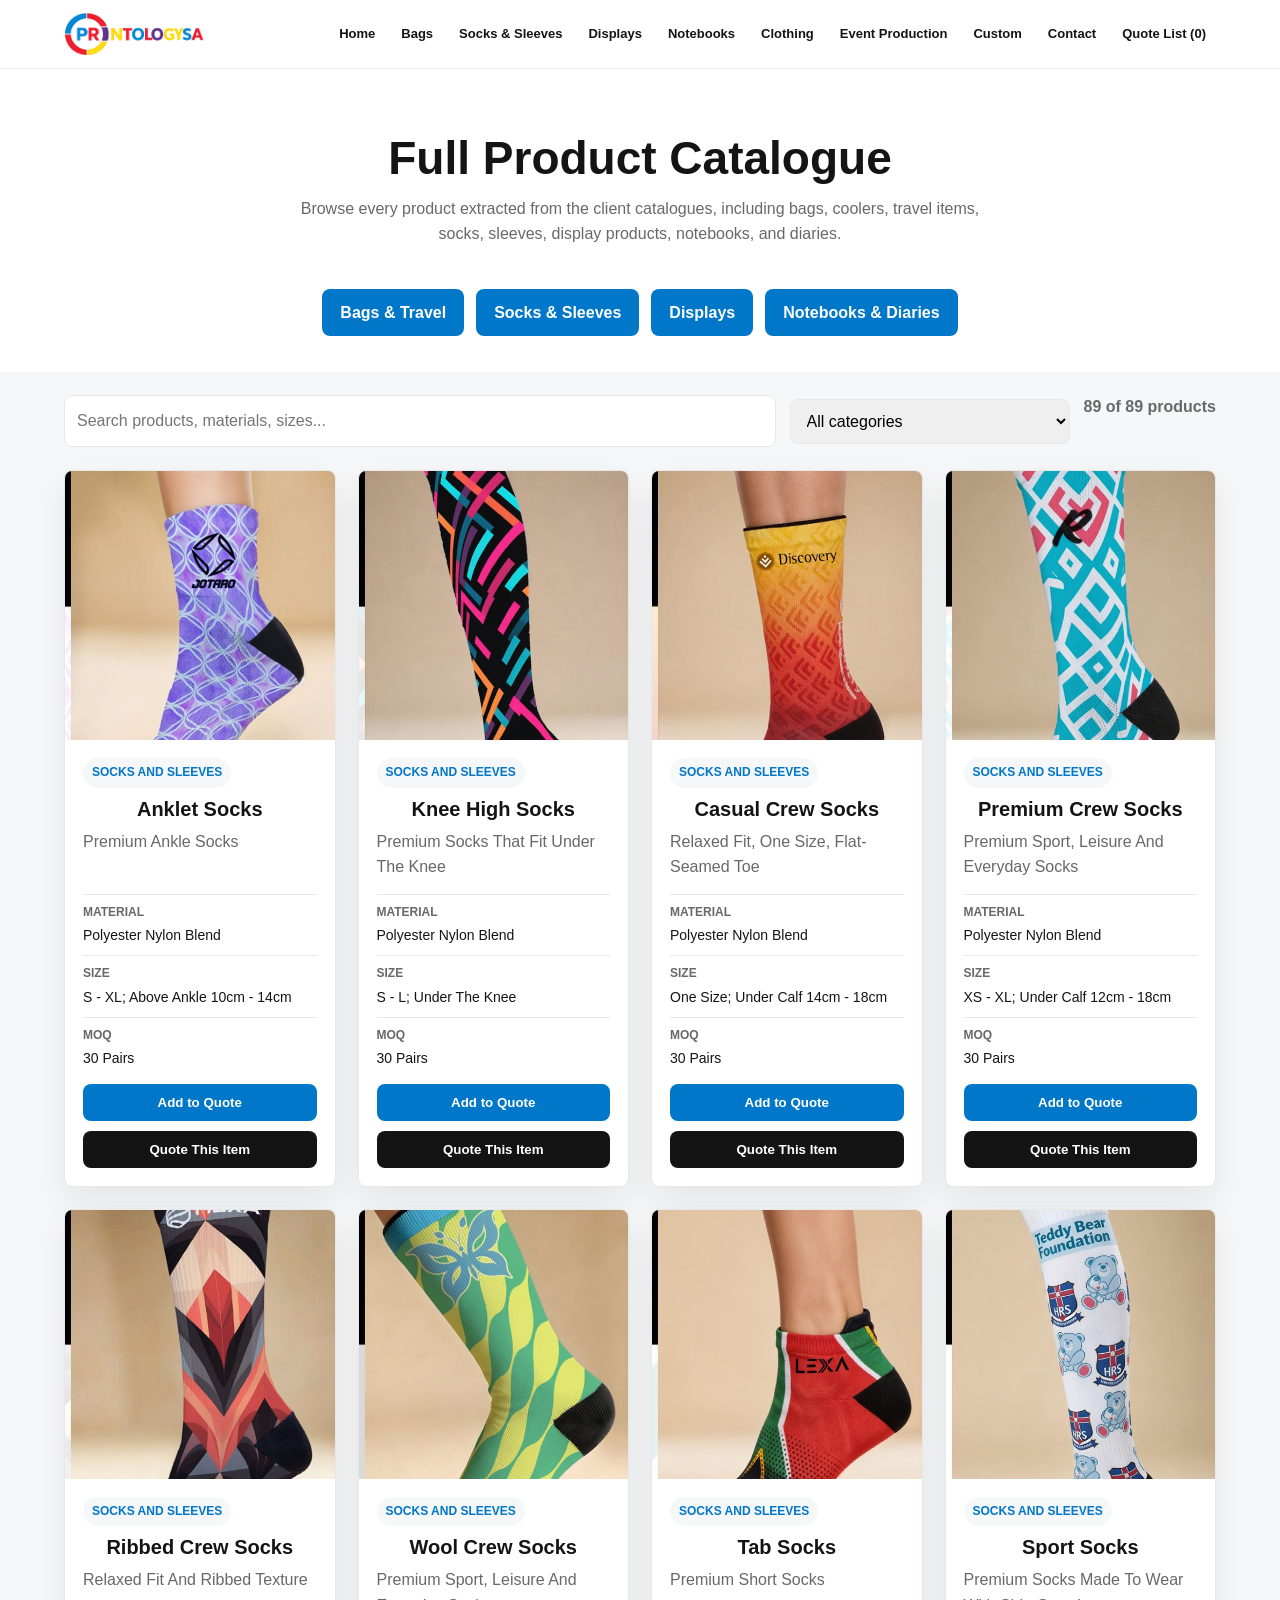
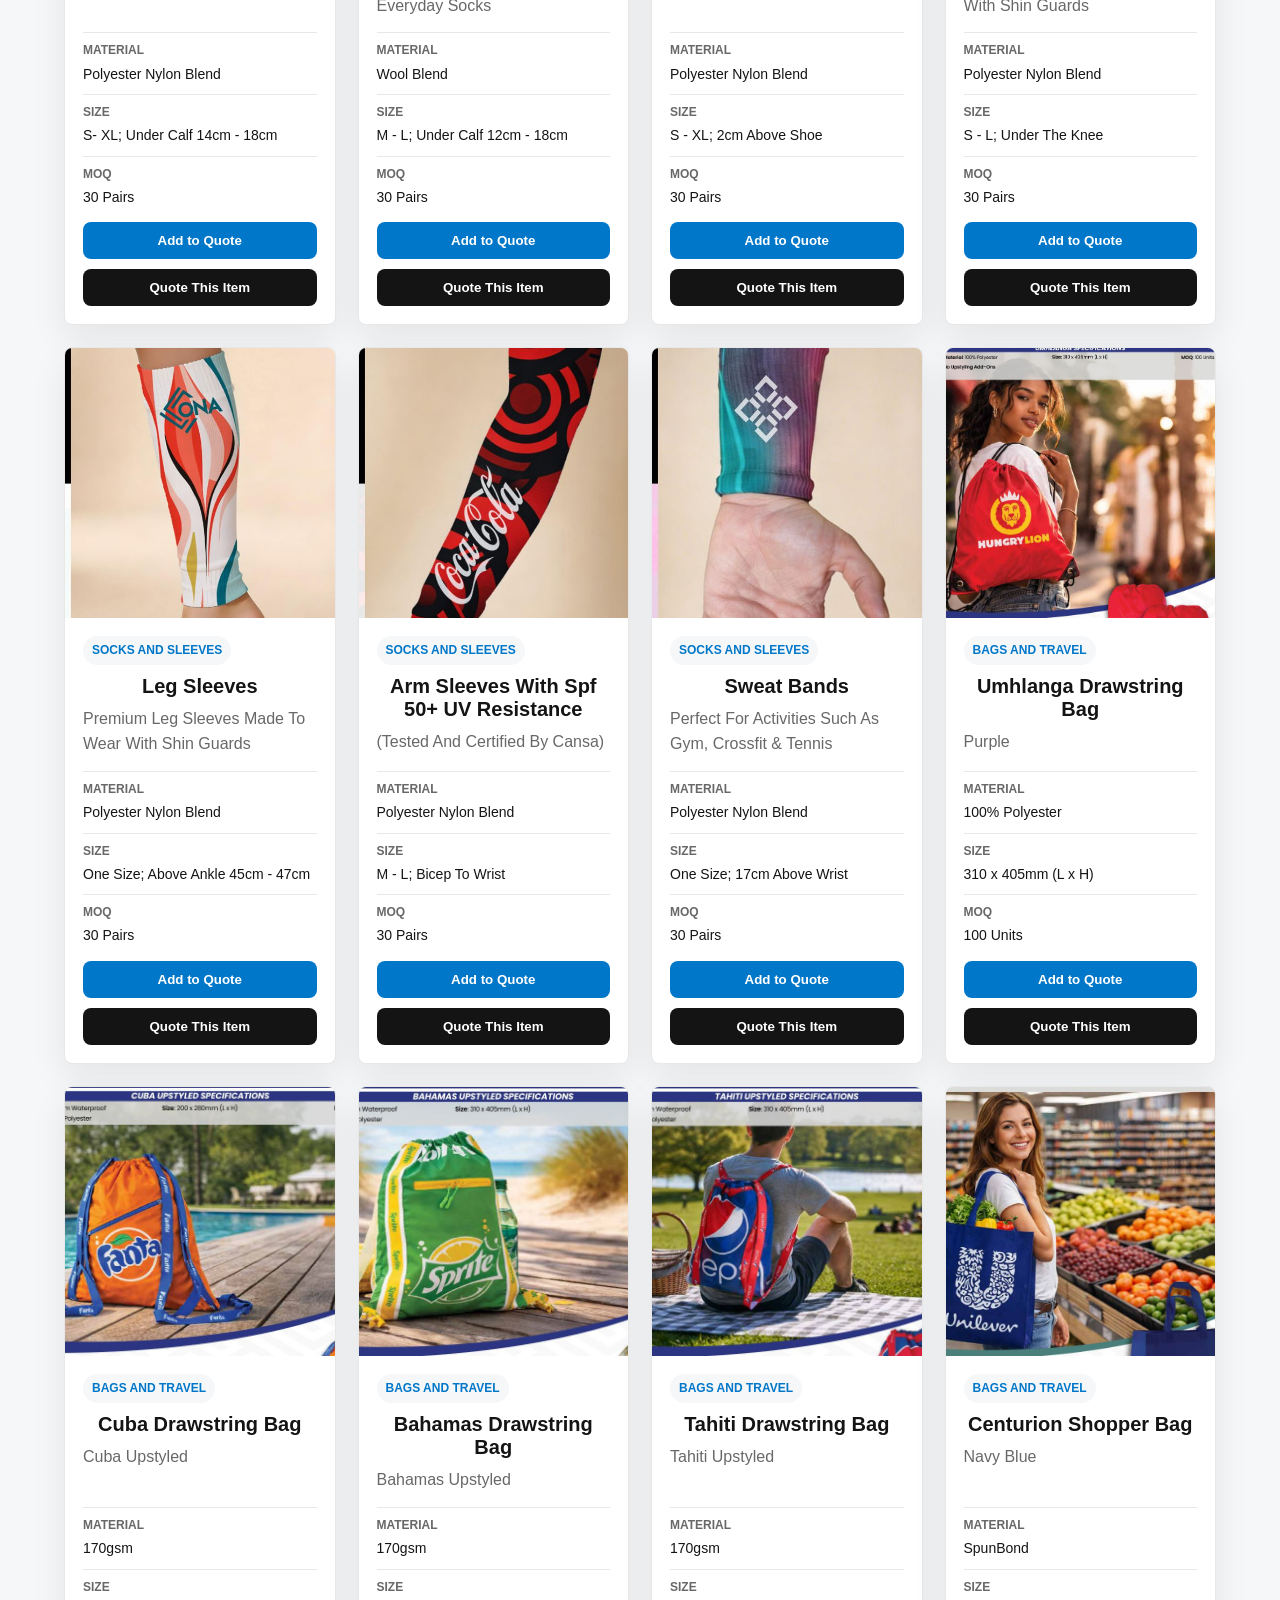
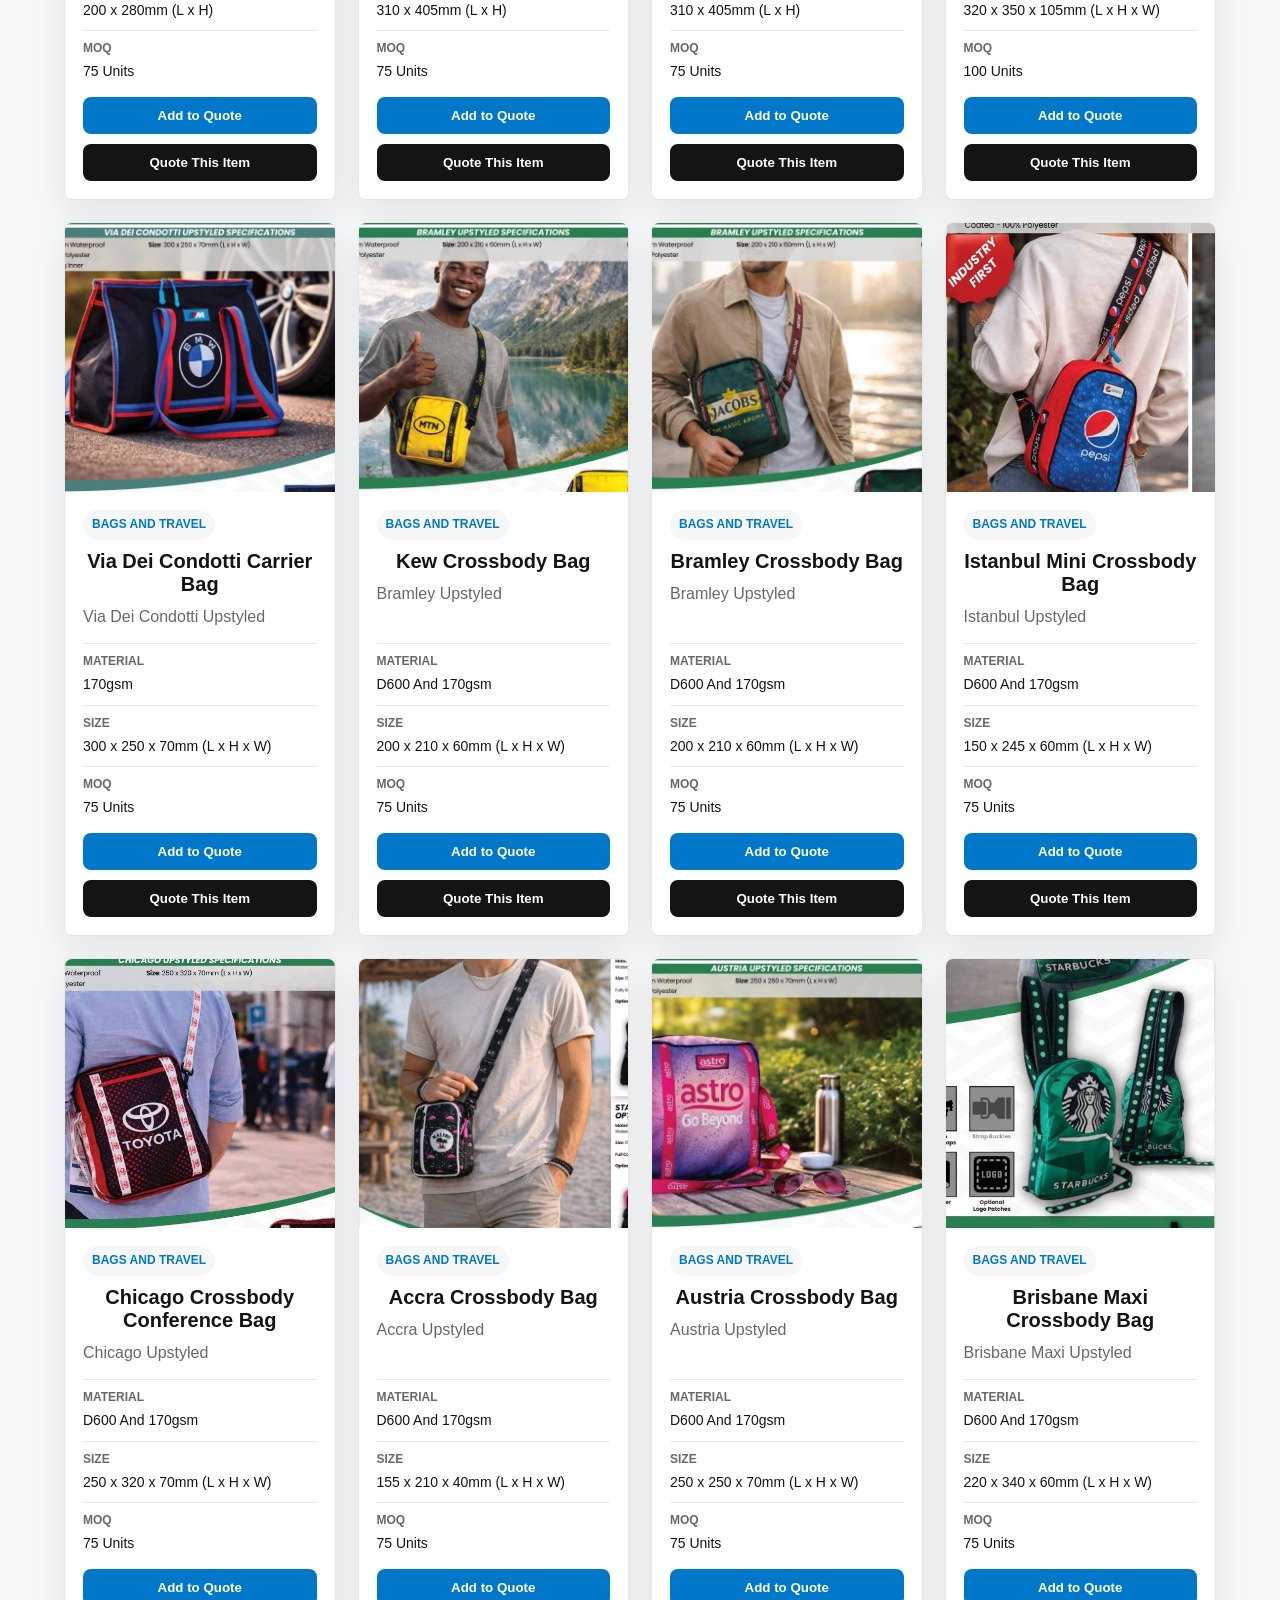
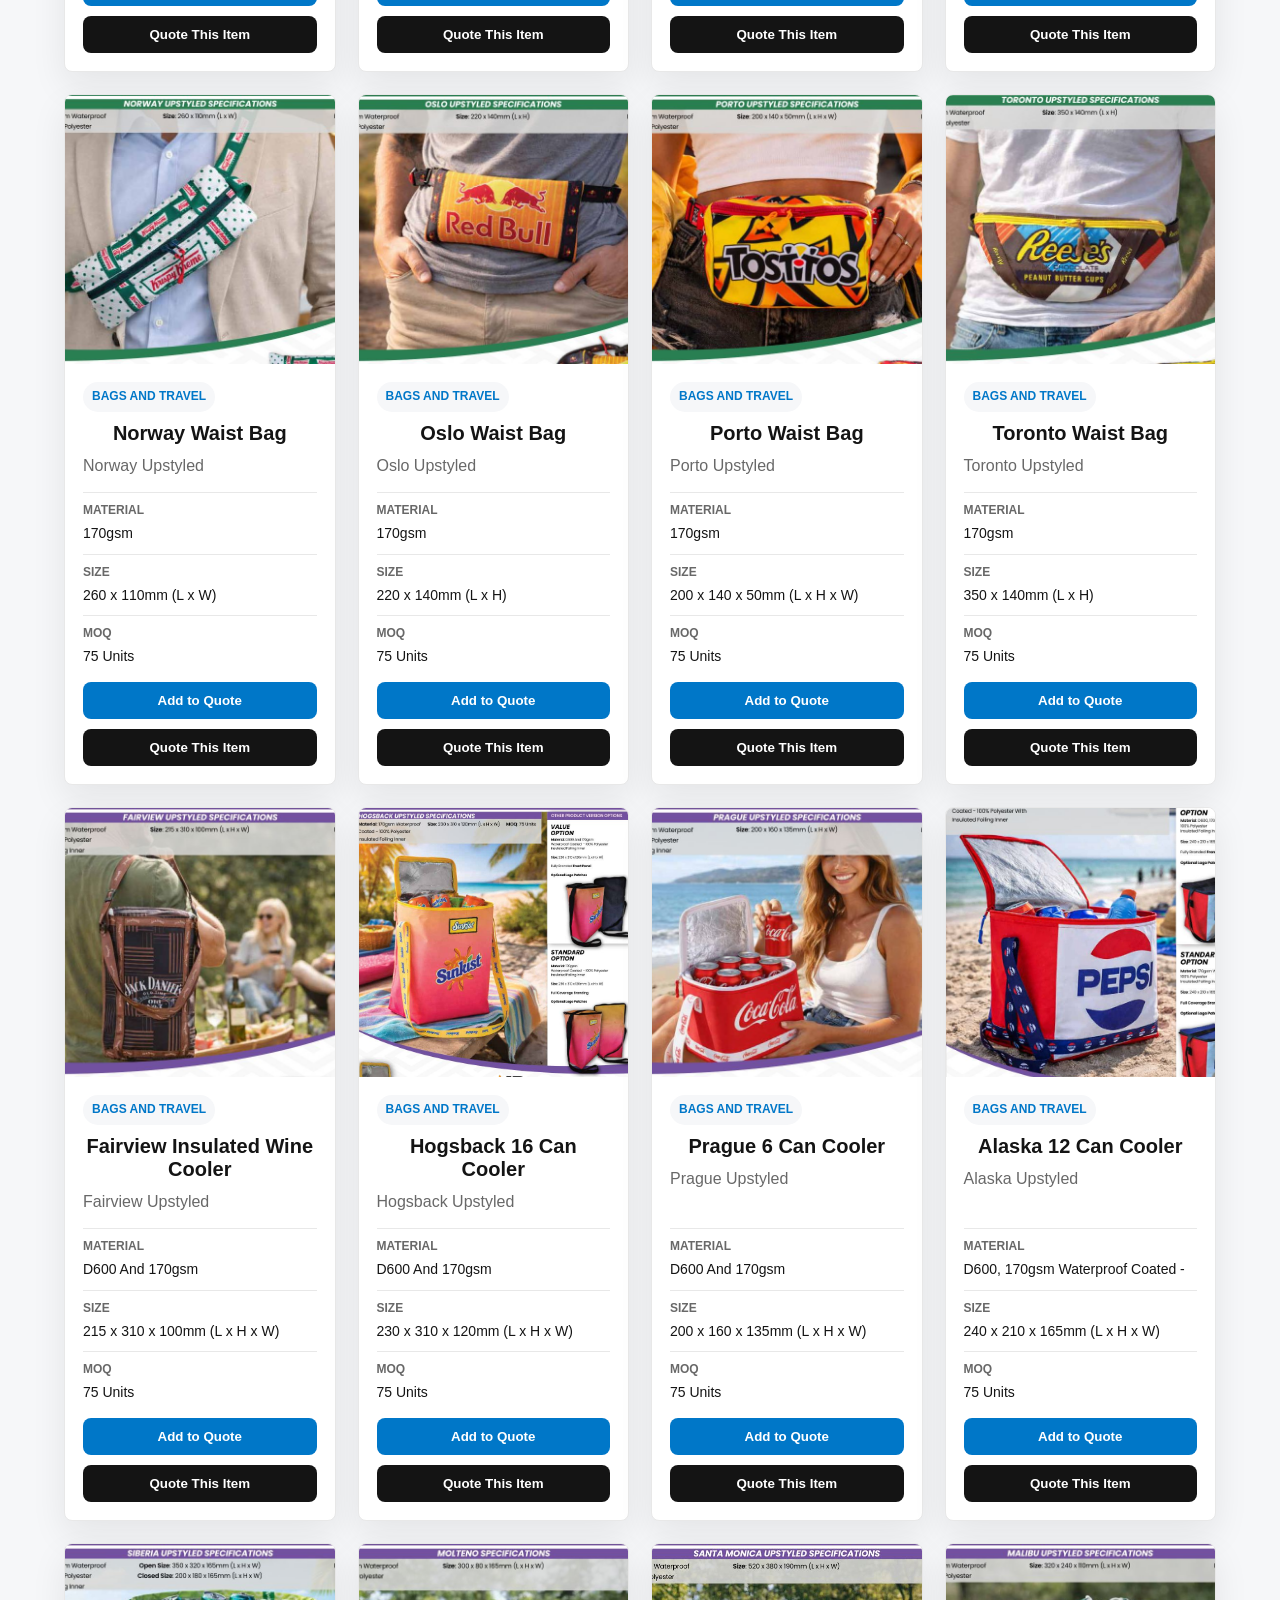
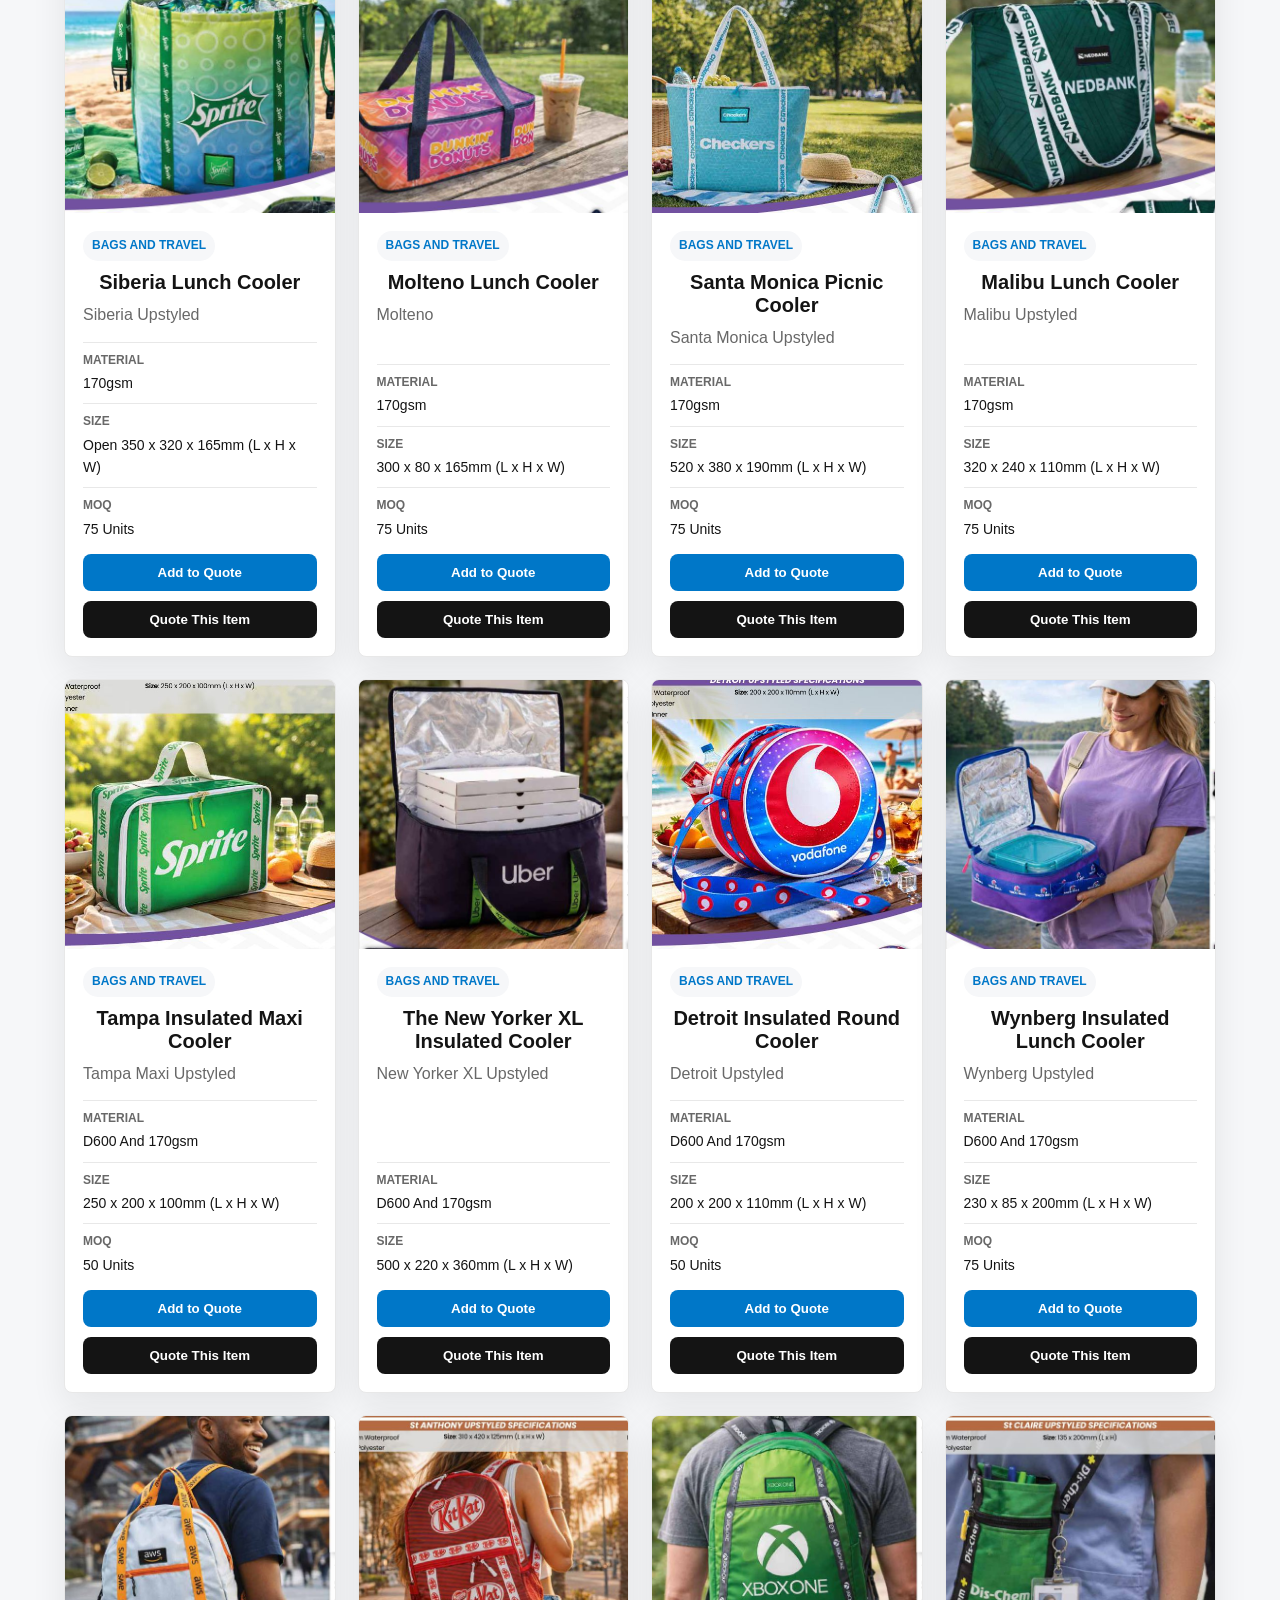
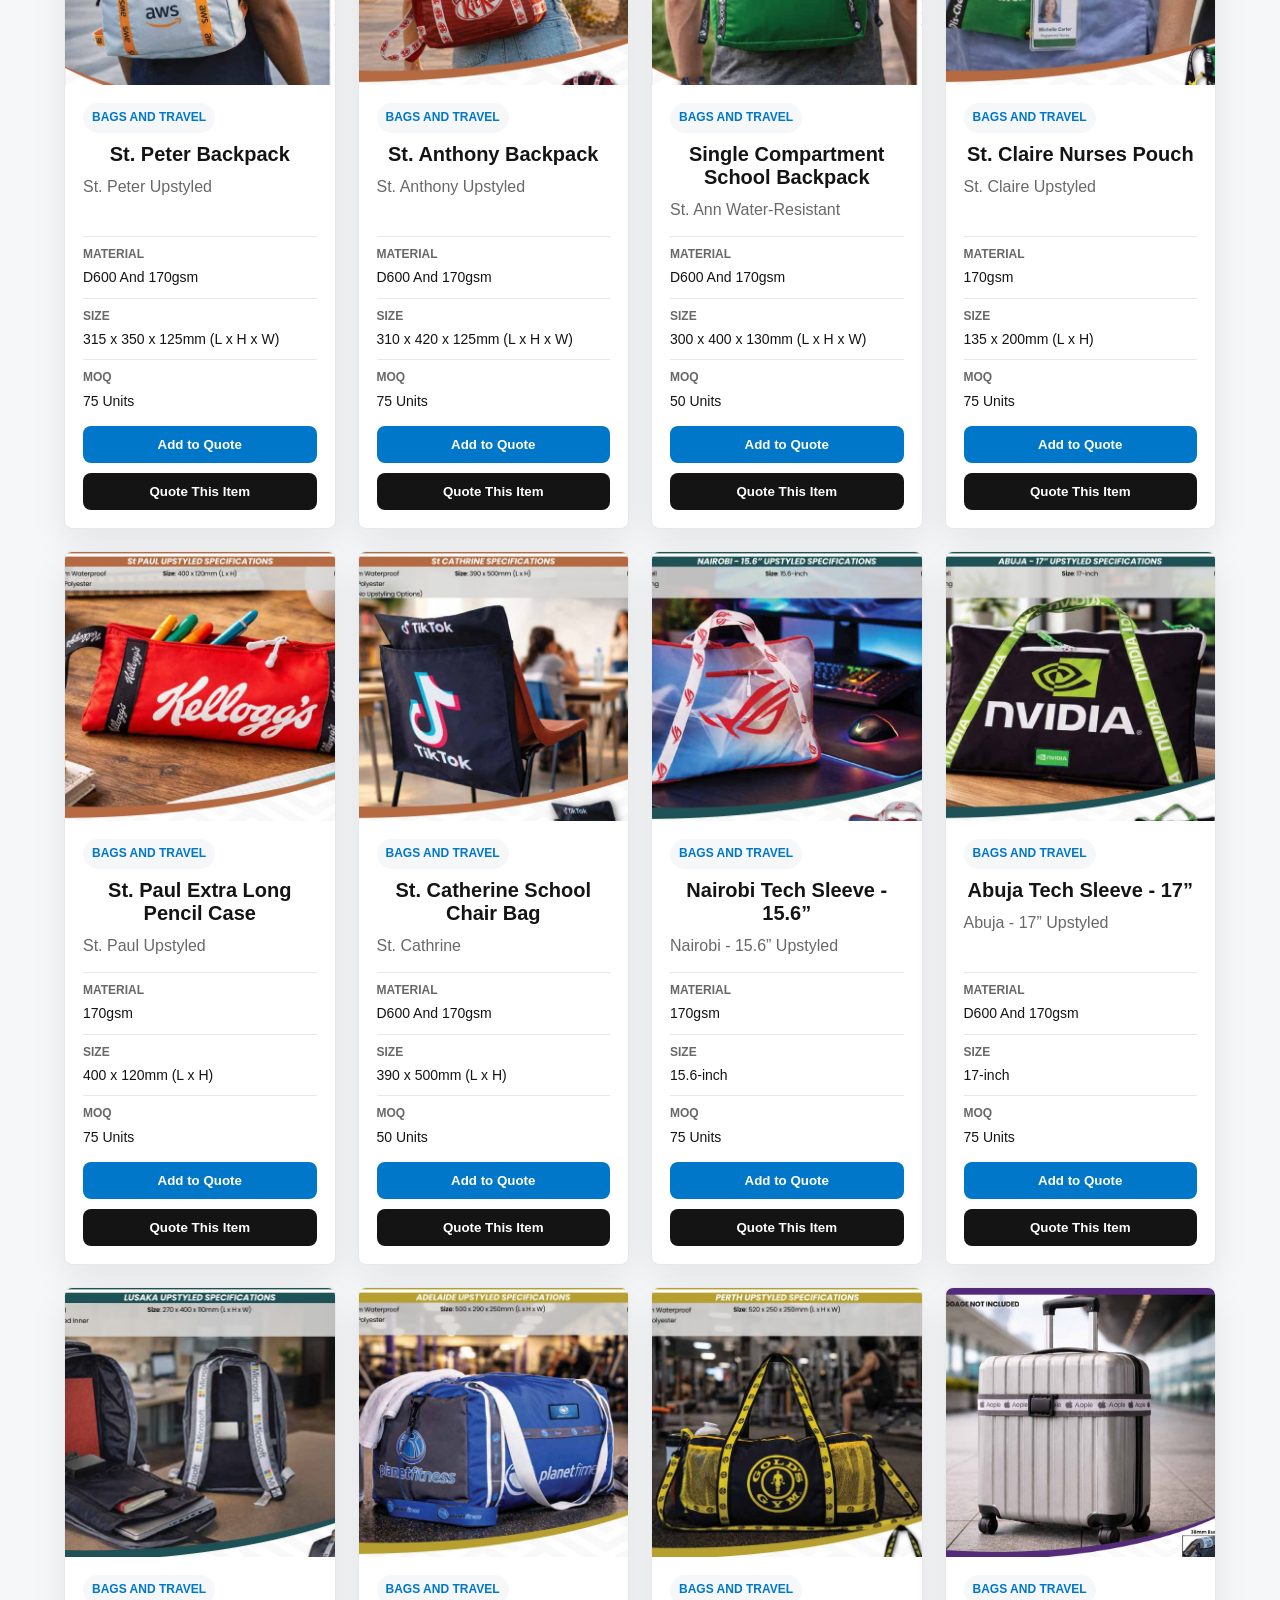
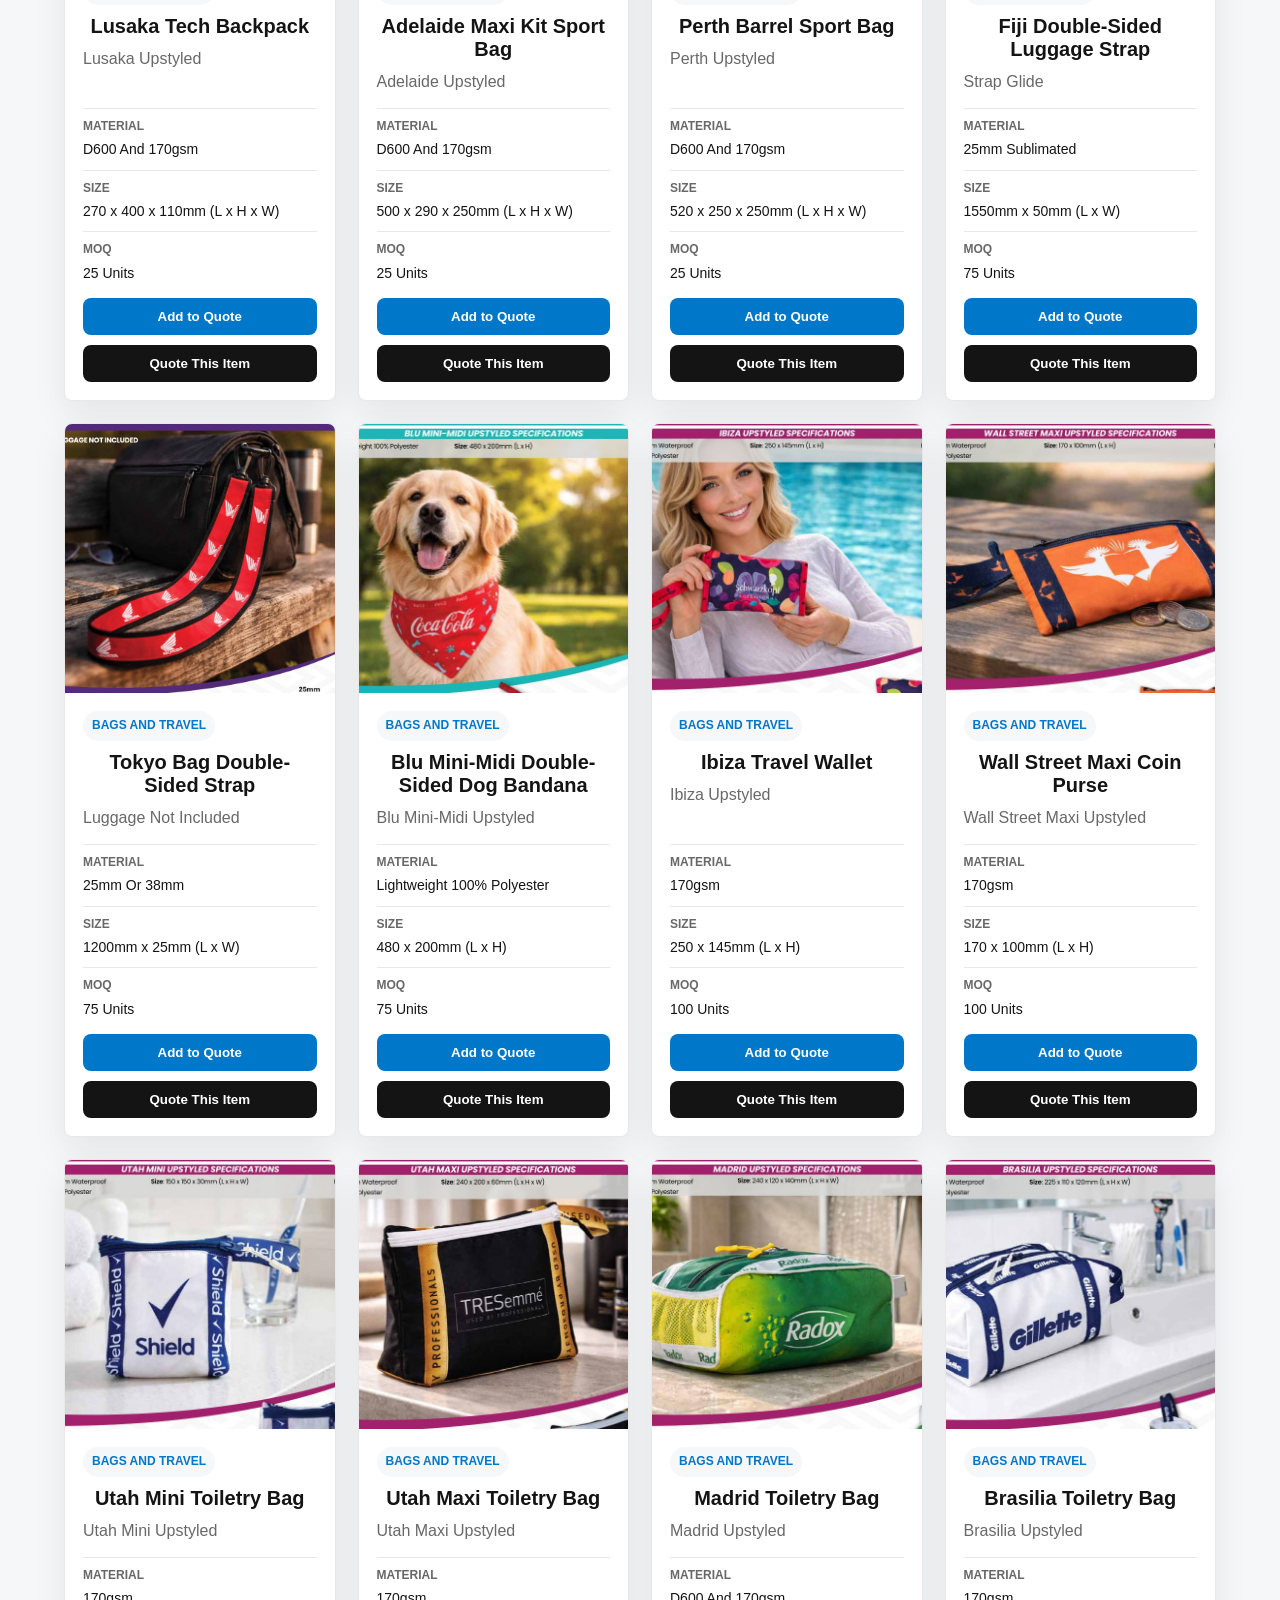
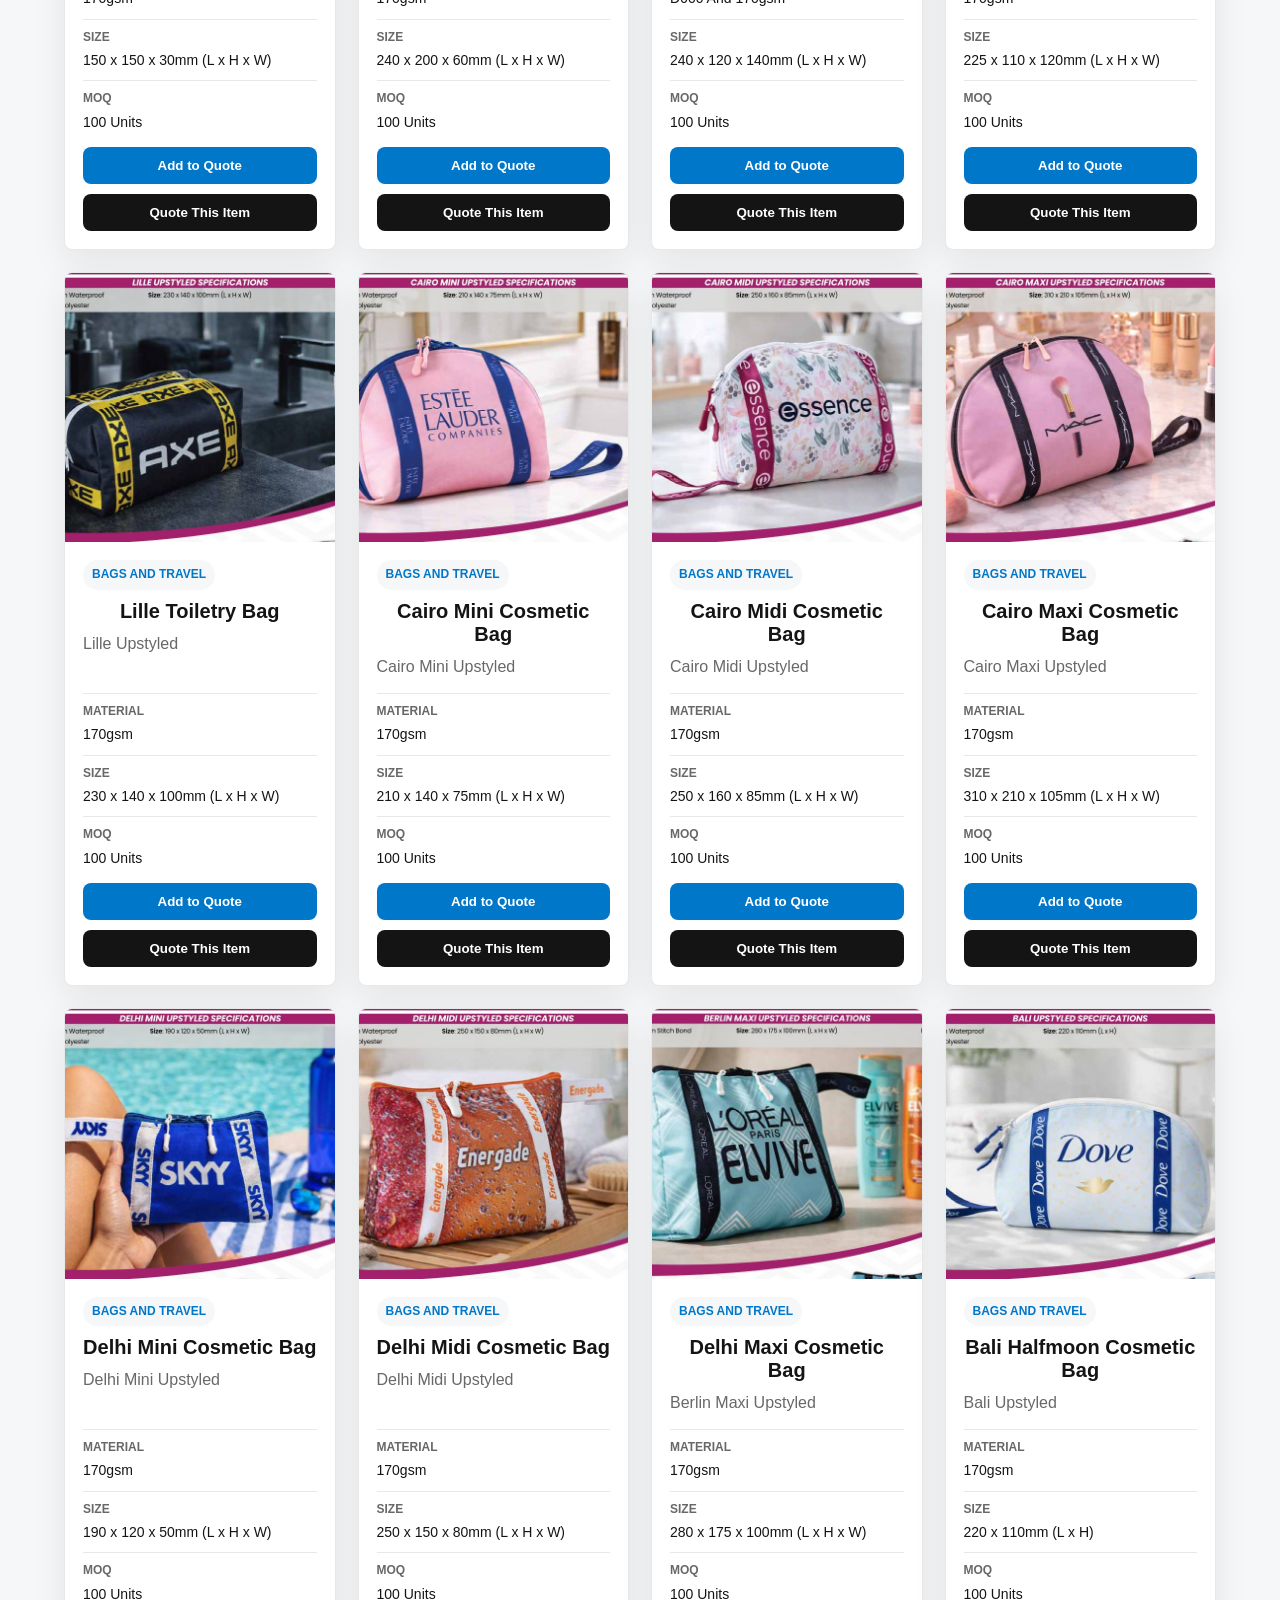
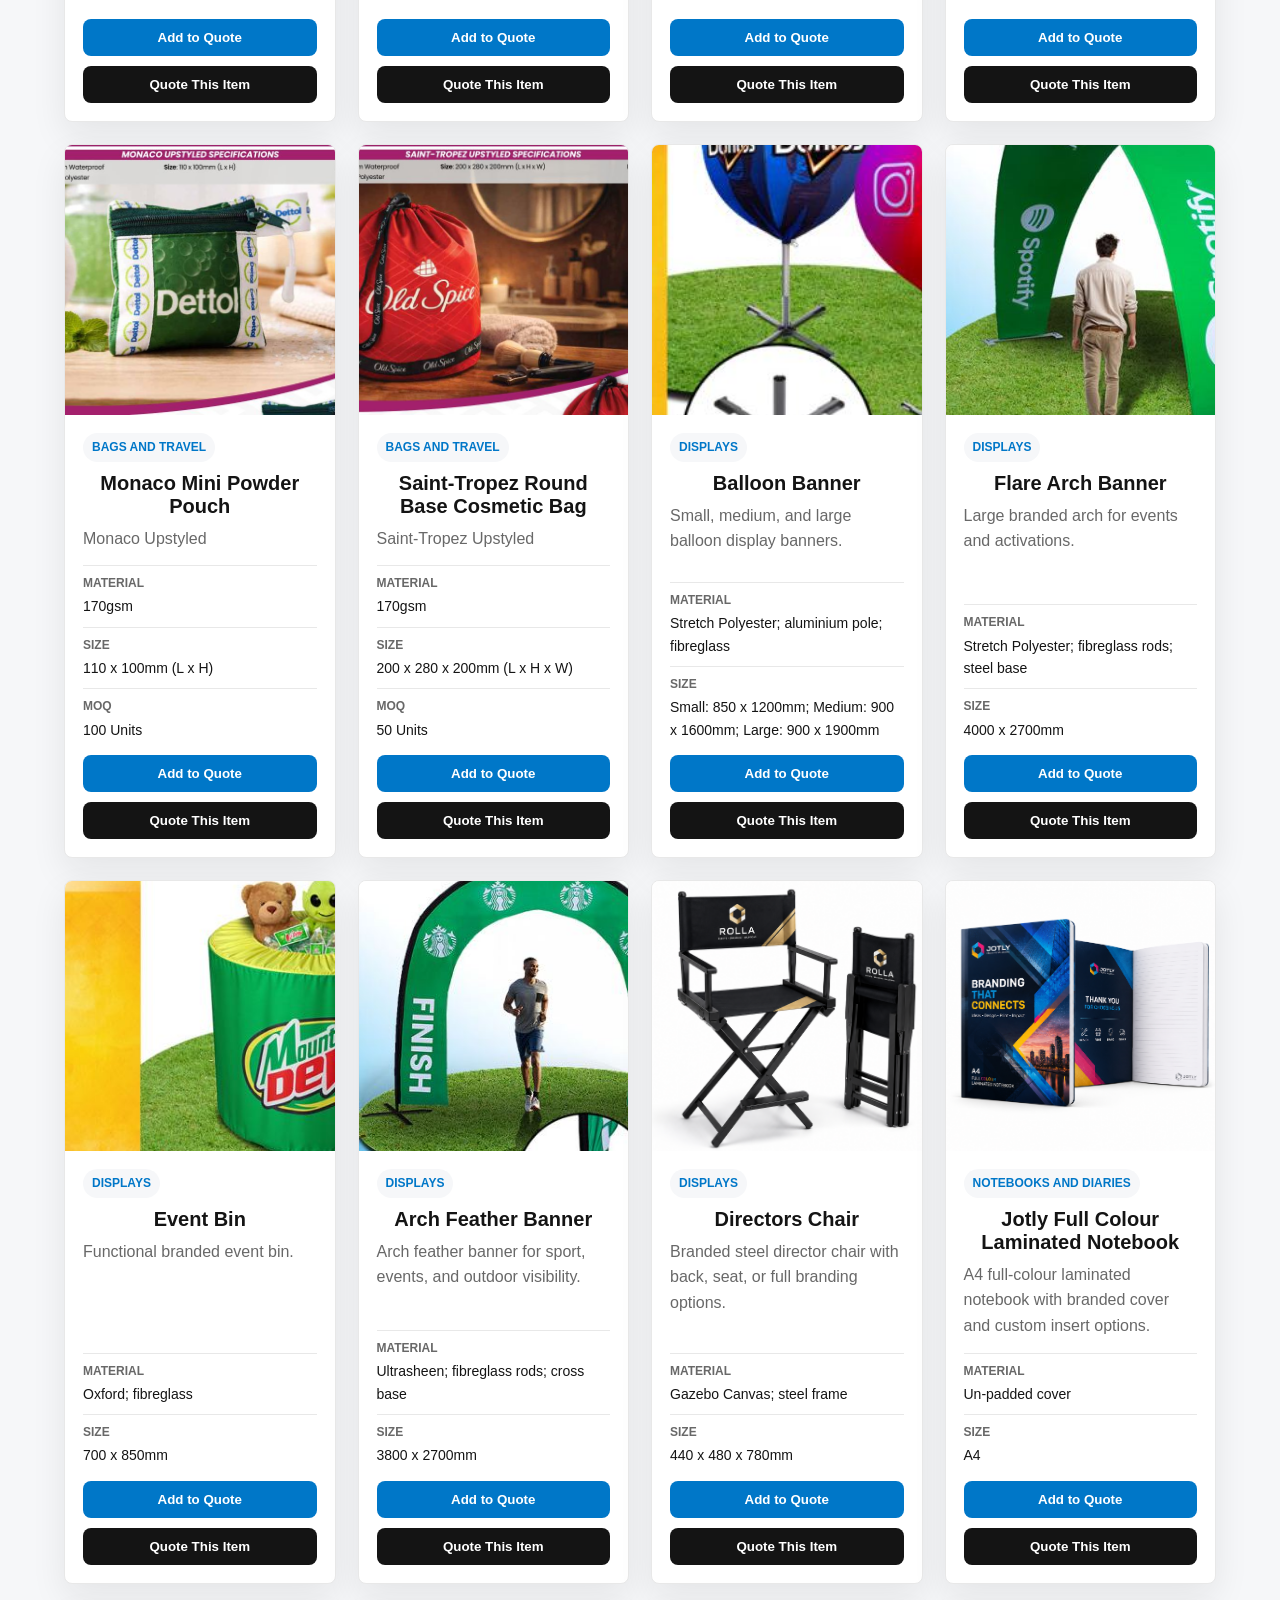
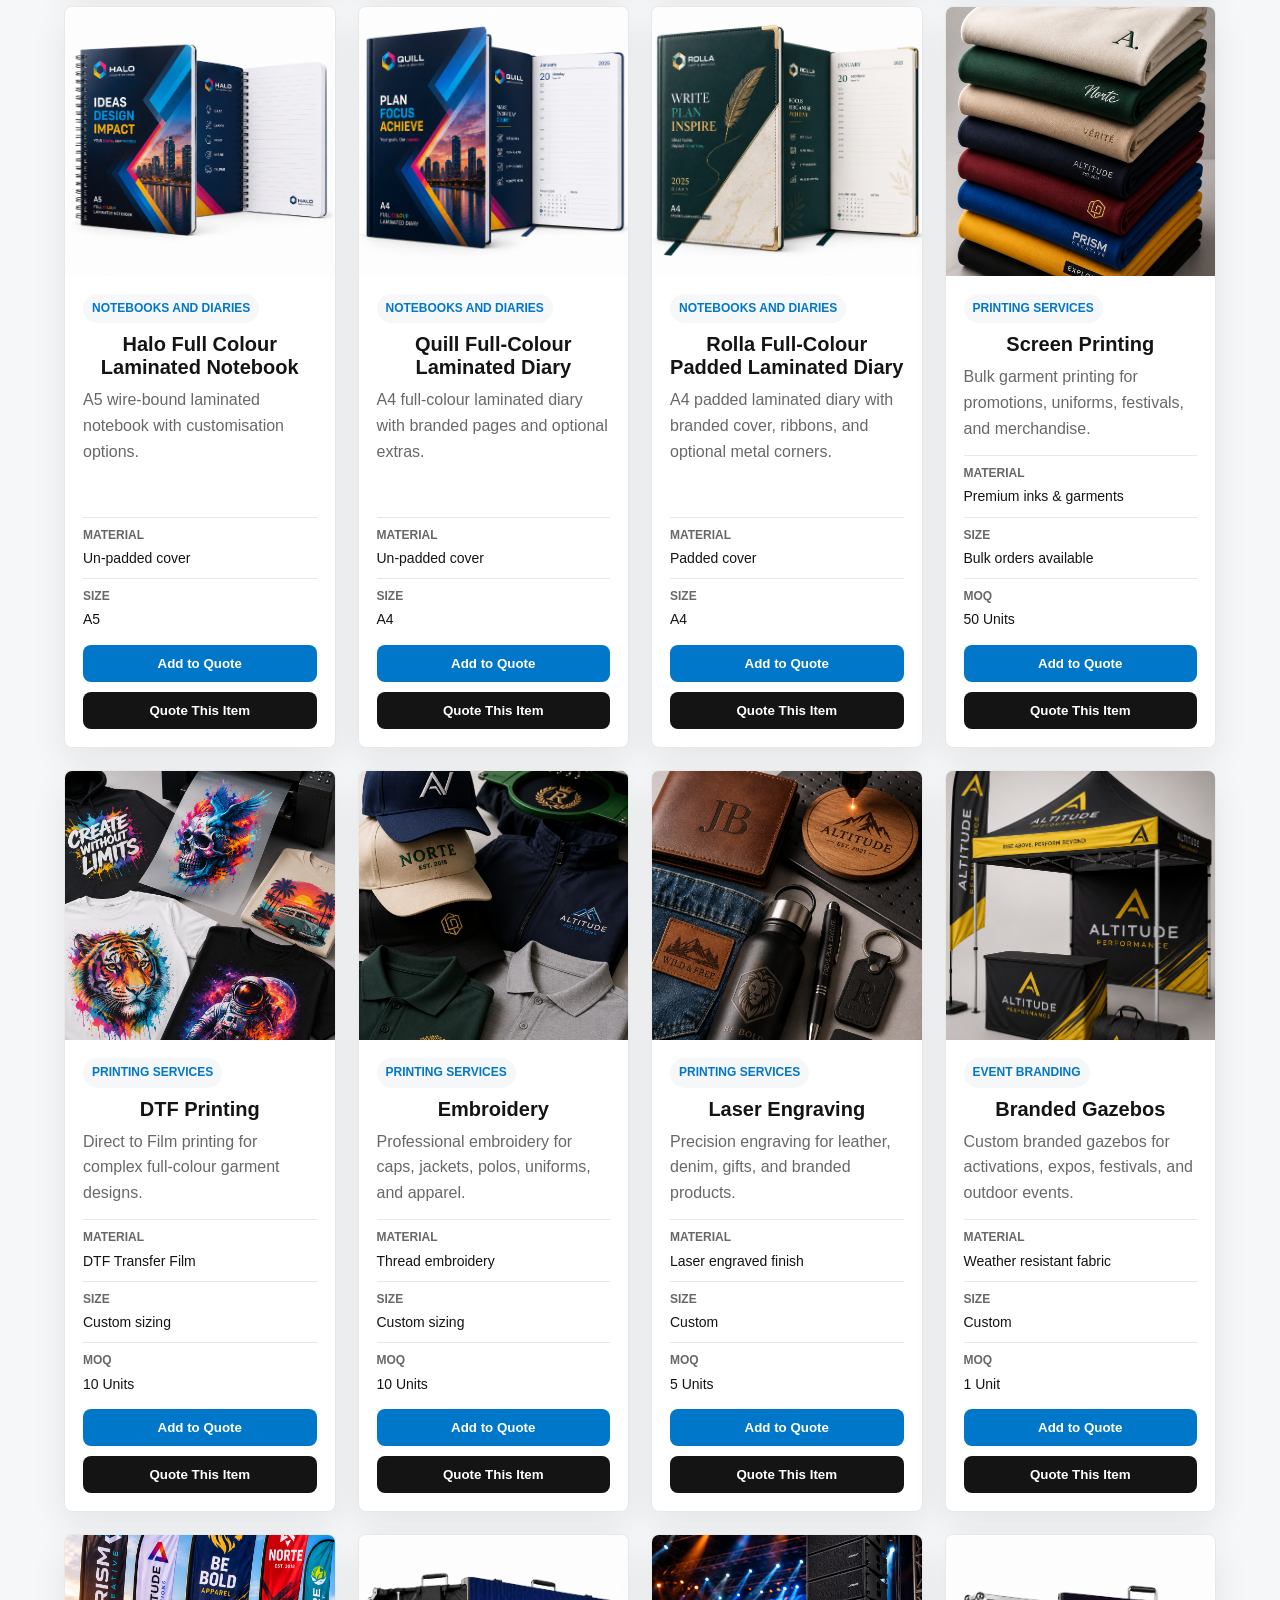
<file: catalog.html>
﻿<!DOCTYPE html>
<html lang="en">
<head>
    <meta charset="UTF-8">
    <meta name="viewport" content="width=device-width, initial-scale=1.0">
    <title>Full Product Catalogue | Printology</title>
    <link rel="stylesheet" href="css/styles.css">
</head>
<body>
<header>
    <div class="logo">
        <a href="index.html">
            <img src="images/branding/logo.png" alt="Printology Logo">
        </a>
    </div>

    <button class="nav-toggle" id="nav-toggle" aria-label="Open Menu">
    ☰
    </button>

    <nav id="main-nav">
        <a href="index.html">Home</a>
        <a href="bags.html">Bags</a>
        <a href="socks.html">Socks & Sleeves</a>
        <a href="displays.html">Displays</a>
        <a href="notebooks.html">Notebooks</a>
        <a href="tshirts.html">Clothing</a>
        <a href="event-production.html">Event Production</a>
        <a href="custom.html">Custom</a>
        <a href="#contact">Contact</a>
        <a href="cart.html">Quote List (<span id="quote-count">0</span>)</a>
    </nav>
</header>

<main class="catalog-page">
    <section class="catalog-hero">
        <h1>Full Product Catalogue</h1>
        <p>Browse every product extracted from the client catalogues, including bags, coolers, travel items, socks, sleeves, display products, notebooks, and diaries.</p>
        <div class="catalog-hero-actions">
            <a class="buy-btn" href="bags.html">Bags & Travel</a>
            <a class="buy-btn" href="socks.html">Socks & Sleeves</a>
            <a class="buy-btn" href="displays.html">Displays</a>
            <a class="buy-btn" href="notebooks.html">Notebooks & Diaries</a>
        </div>
    </section>

    <section class="catalog-tools">
        <input id="catalog-search" type="search" placeholder="Search products, materials, sizes...">
        <select id="catalog-category">
            <option value="all">All categories</option>
        </select>
        <p id="catalog-count"></p>
    </section>

    <section id="catalog-grid" class="catalog-grid" aria-live="polite"></section>
</main>

<footer id="contact">
    <p>&copy; 2026 Printology</p>
</footer>

<script src="js/catalog-data.js"></script>
<script src="js/script.js"></script>
</body>
</html>
</file>
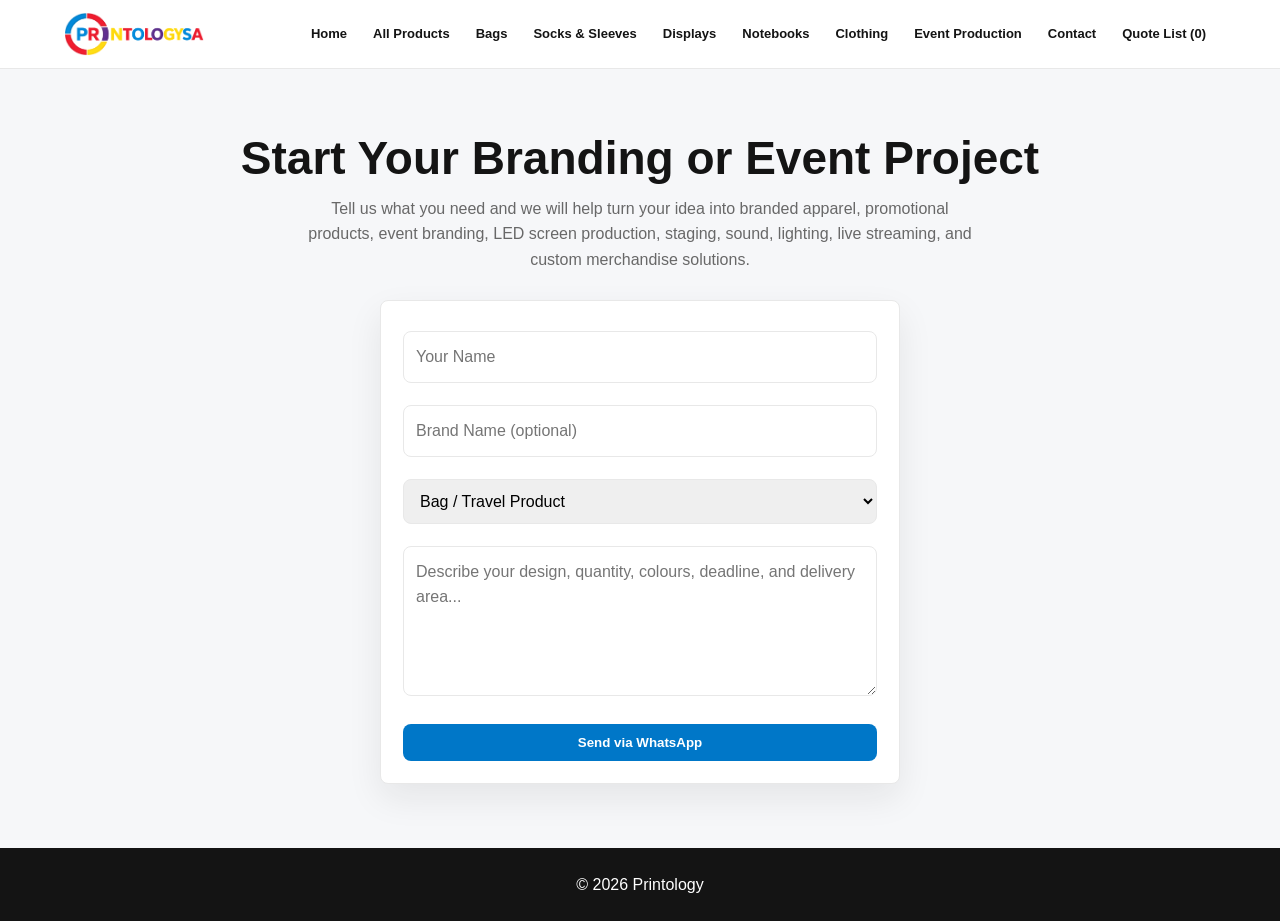
<file: custom.html>
﻿<!DOCTYPE html>
<html lang="en">
<head>
    <meta charset="UTF-8">
    <meta name="viewport" content="width=device-width, initial-scale=1.0">
    <title>Custom Design | Printology</title>
    <link rel="stylesheet" href="css/styles.css">
</head>
<body>
<header>
    <div class="logo">
        <a href="index.html">
            <img src="images/branding/logo.png" alt="Printology Logo">
        </a>
    </div>

    <button class="nav-toggle" id="nav-toggle" aria-label="Open Menu">
    ☰
    </button>

    <nav id="main-nav">
        <a href="index.html">Home</a>
        <a href="catalog.html">All Products</a>
        <a href="bags.html">Bags</a>
        <a href="socks.html">Socks & Sleeves</a>
        <a href="displays.html">Displays</a>
        <a href="notebooks.html">Notebooks</a>
        <a href="tshirts.html">Clothing</a>
        <a href="event-production.html">Event Production</a>
        <a href="#contact">Contact</a>
        <a href="cart.html">Quote List (<span id="quote-count">0</span>)</a>
    </nav>
</header>

<section class="custom">
    <h1>Start Your Branding or Event Project</h1>
    <p>Tell us what you need and we will help turn your idea
    into branded apparel, promotional products, event branding,
    LED screen production, staging, sound, lighting,
    live streaming, and custom merchandise solutions.</p>

    <form id="customForm">
        <input type="text" id="name" placeholder="Your Name" required>
        <input type="text" id="brand" placeholder="Brand Name (optional)">
        <select id="product">
            <option>Bag / Travel Product</option>
            <option>Socks / Sleeves / Bands</option>
            <option>Display Product</option>
            <option>Notebook / Diary</option>
            <option>T-Shirt / Hoodie / Clothing</option>
            <option>Cap / Hat / Mug / Tote</option>
            <option>Full Branding Package</option>
            <option>Audio Visual & Event Production</option>
        </select>
        <textarea id="details" placeholder="Describe your design, quantity, colours, deadline, and delivery area..." required></textarea>
        <button type="submit">Send via WhatsApp</button>
    </form>
</section>

<footer id="contact">
    <p>&copy; 2026 Printology</p>
</footer>

<script src="js/script.js"></script>
</body>
</html>
</file>
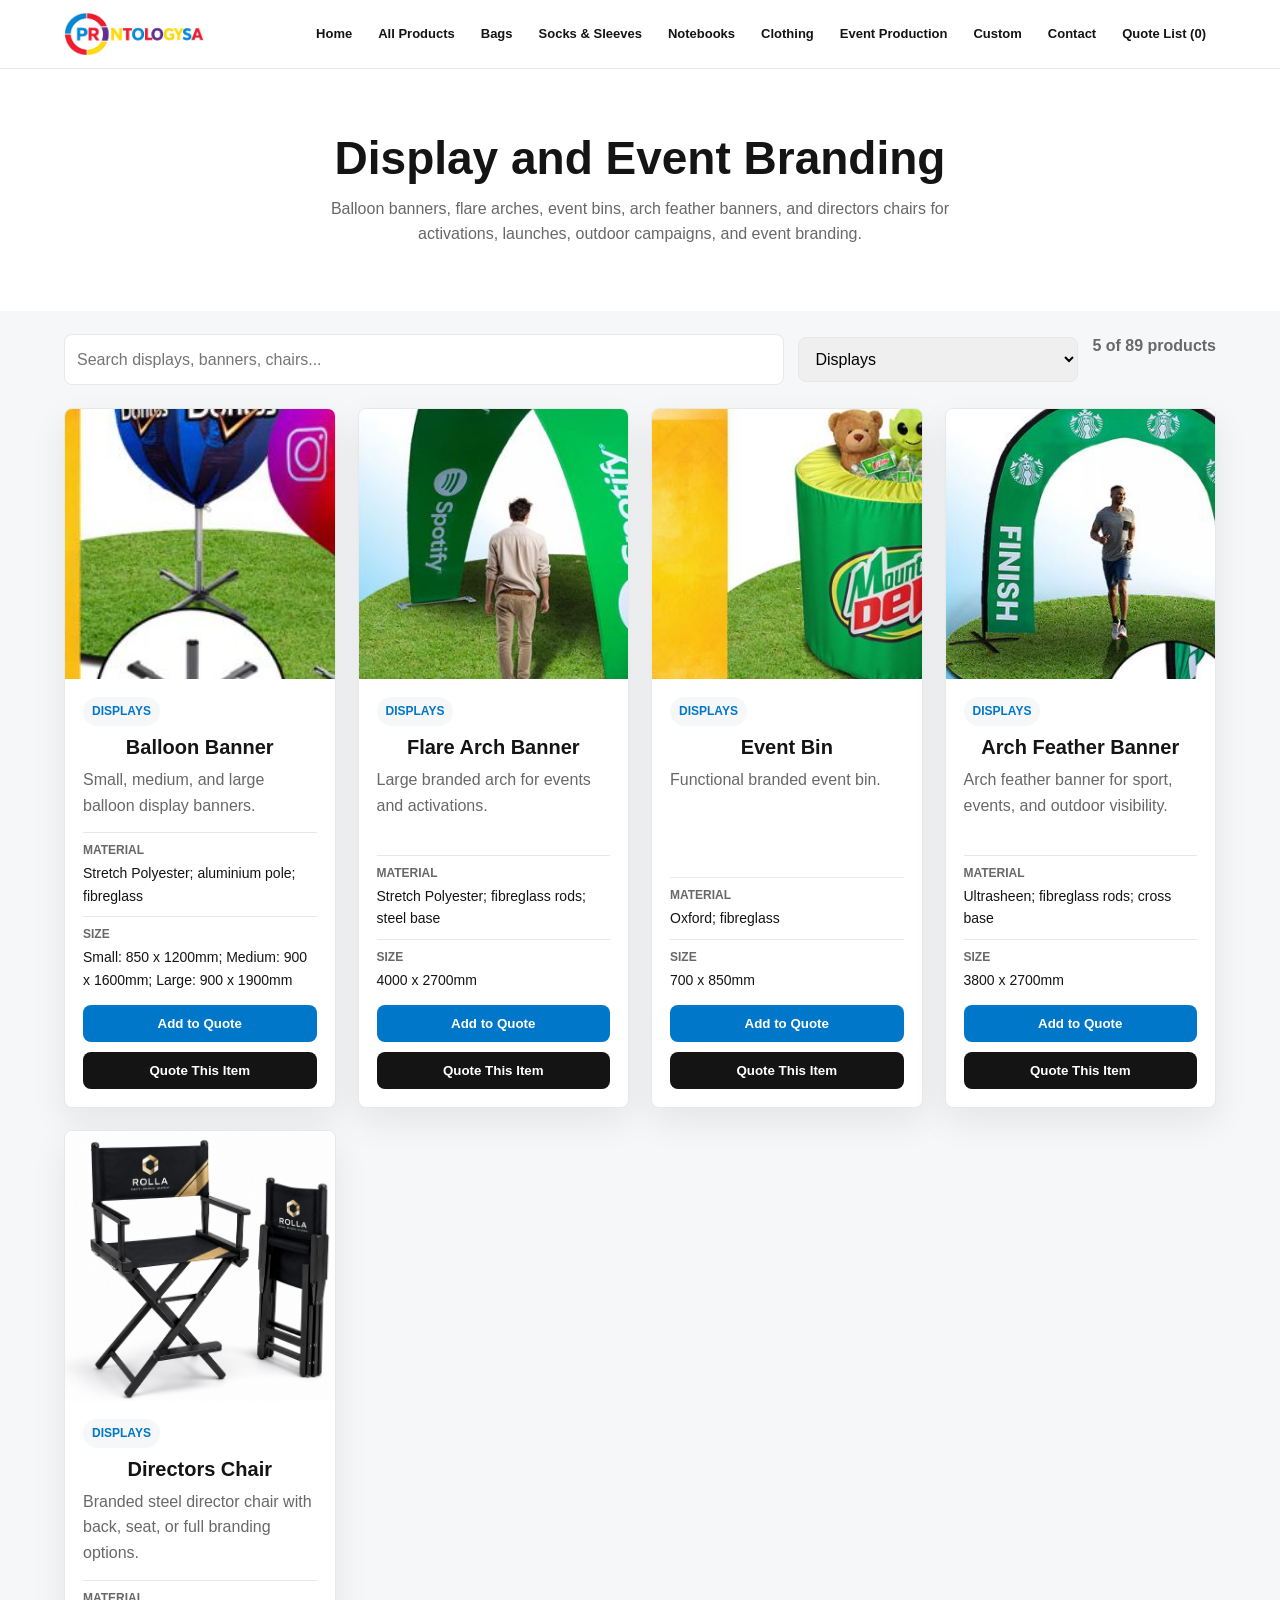
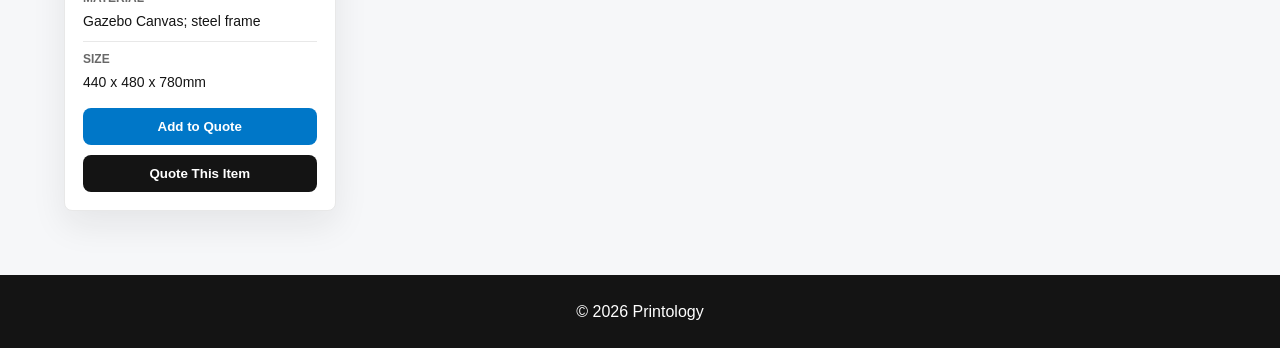
<file: displays.html>
﻿<!DOCTYPE html>
<html lang="en">
<head>
    <meta charset="UTF-8">
    <meta name="viewport" content="width=device-width, initial-scale=1.0">
    <title>Displays | Printology</title>
    <link rel="stylesheet" href="css/styles.css">
</head>
<body>
<header>
    <div class="logo">
        <a href="index.html">
            <img src="images/branding/logo.png" alt="Printology Logo">
        </a>
    </div>

    <button class="nav-toggle" id="nav-toggle" aria-label="Open Menu">
    ☰
    </button>

    <nav id="main-nav">
        <a href="index.html">Home</a>
        <a href="catalog.html">All Products</a>
        <a href="bags.html">Bags</a>
        <a href="socks.html">Socks & Sleeves</a>
        <a href="notebooks.html">Notebooks</a>
        <a href="tshirts.html">Clothing</a>
        <a href="event-production.html">Event Production</a>
        <a href="custom.html">Custom</a>
        <a href="#contact">Contact</a>
        <a href="cart.html">Quote List (<span id="quote-count">0</span>)</a>
    </nav>
</header>

<main class="catalog-page">
    <section class="catalog-hero">
        <h1>Display and Event Branding</h1>
        <p>Balloon banners, flare arches, event bins, arch feather banners, and directors chairs for activations, launches, outdoor campaigns, and event branding.</p>
    </section>
    <section class="catalog-tools">
        <input id="catalog-search" type="search" placeholder="Search displays, banners, chairs...">
        <select id="catalog-category">
            <option value="all">All categories</option>
        </select>
        <p id="catalog-count"></p>
    </section>
    <section id="catalog-grid" class="catalog-grid" data-category="Displays" aria-live="polite"></section>
</main>

<footer id="contact">
    <p>&copy; 2026 Printology</p>
</footer>

<script src="js/catalog-data.js"></script>
<script src="js/script.js"></script>
</body>
</html>
</file>
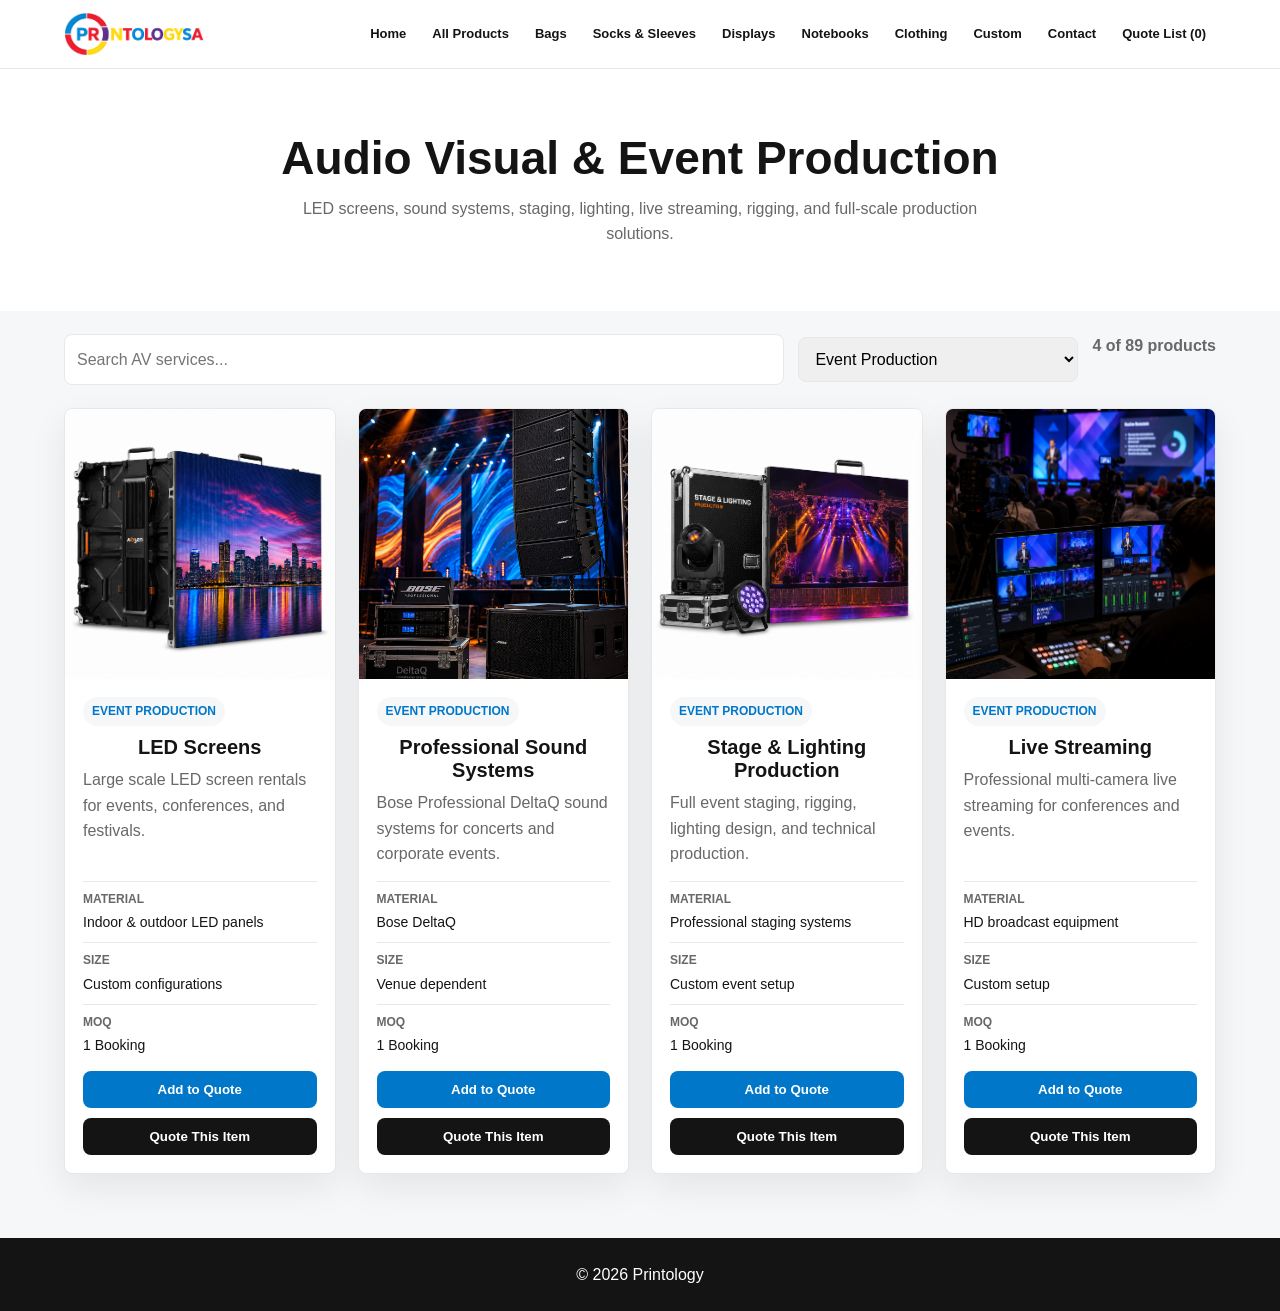
<file: event-production.html>
<!DOCTYPE html>
<html lang="en">
<head>
    <meta charset="UTF-8">
    <meta name="viewport" content="width=device-width, initial-scale=1.0">
    <title>Event Production | Printology</title>
    <link rel="stylesheet" href="css/styles.css">
</head>
<body>

<header>
    <div class="logo">
        <a href="index.html">
            <img src="images/branding/logo.png" alt="Printology Logo">
        </a>
    </div>

    <button class="nav-toggle" id="nav-toggle" aria-label="Open Menu">
    ☰
    </button>

    <nav id="main-nav">
        <a href="index.html">Home</a>
        <a href="catalog.html">All Products</a>
        <a href="bags.html">Bags</a>
        <a href="socks.html">Socks & Sleeves</a>
        <a href="displays.html">Displays</a>
        <a href="notebooks.html">Notebooks</a>
        <a href="tshirts.html">Clothing</a>
        <a href="custom.html">Custom</a>
        <a href="#contact">Contact</a>
        <a href="cart.html">Quote List (<span id="quote-count">0</span>)</a>
    </nav>
</header>

<main class="catalog-page">

    <section class="catalog-hero">
        <h1>Audio Visual & Event Production</h1>

        <p>
            LED screens, sound systems, staging,
            lighting, live streaming, rigging,
            and full-scale production solutions.
        </p>
    </section>

    <section class="catalog-tools">
        <input
            id="catalog-search"
            type="search"
            placeholder="Search AV services..."
        >

        <select id="catalog-category">
            <option value="all">All categories</option>
        </select>

        <p id="catalog-count"></p>
    </section>

    <section
        id="catalog-grid"
        class="catalog-grid"
        data-category="Event Production"
        aria-live="polite">
    </section>

</main>

<footer id="contact">
    <p>&copy; 2026 Printology</p>
</footer>

<script src="js/catalog-data.js"></script>
<script src="js/script.js"></script>

</body>
</html>
</file>
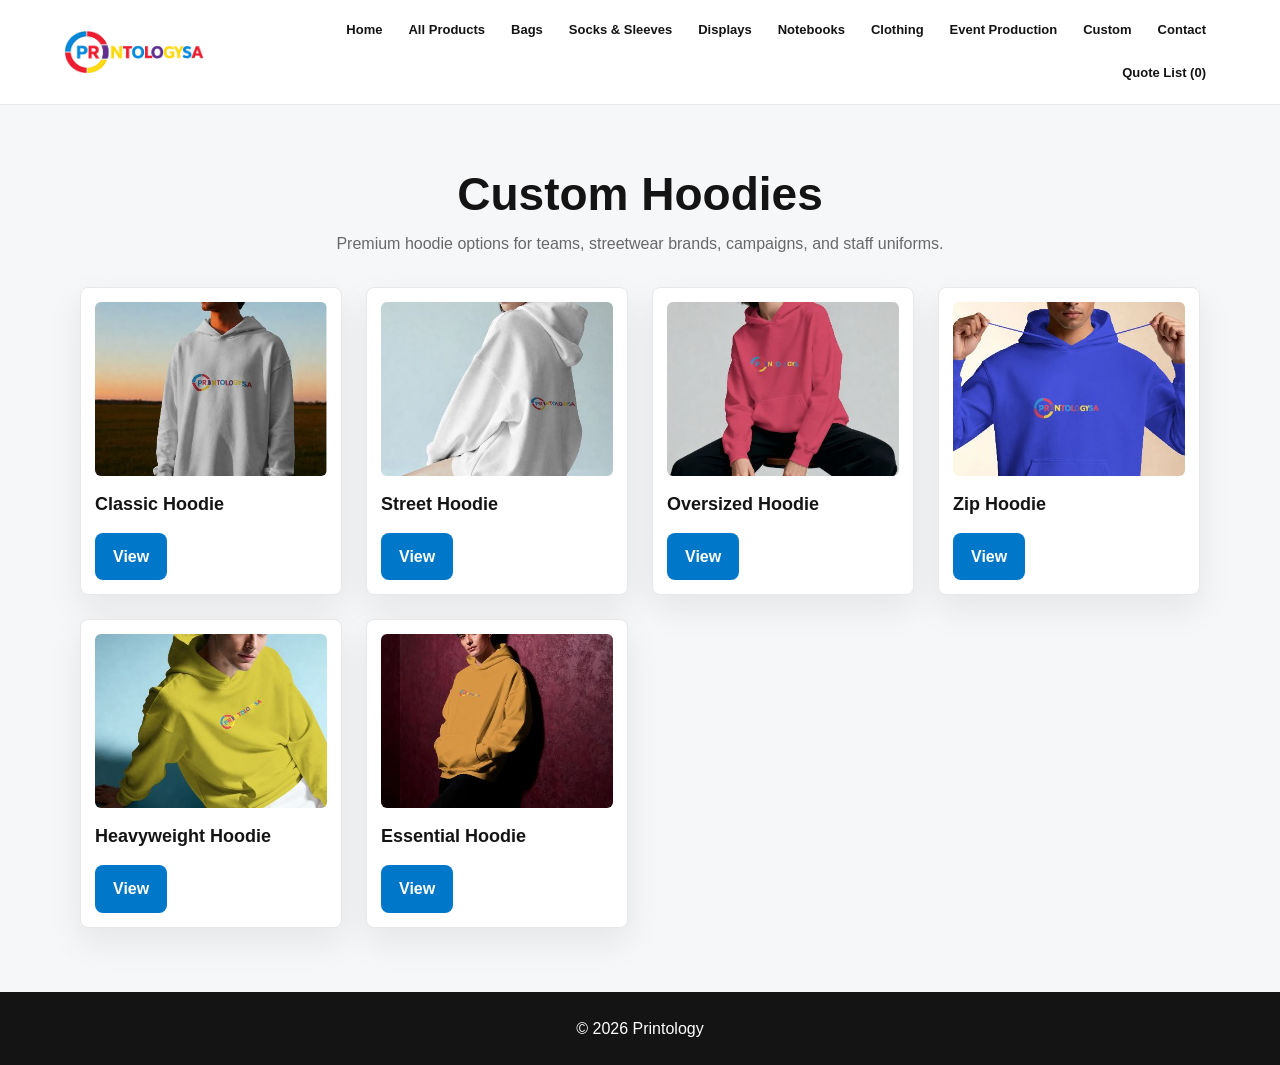
<file: hoodies.html>
﻿<!DOCTYPE html>
<html lang="en">
<head>
    <meta charset="UTF-8">
    <meta name="viewport" content="width=device-width, initial-scale=1.0">
    <title>Hoodies | Printology</title>
    <link rel="stylesheet" href="css/styles.css">
</head>
<body>
<header>
    <div class="logo">
        <a href="index.html">
            <img src="images/branding/logo.png" alt="Printology Logo">
        </a>
    </div>

    <button class="nav-toggle" id="nav-toggle" aria-label="Open Menu">
    ☰
    </button>

    <nav id="main-nav">
        <a href="index.html">Home</a>
        <a href="catalog.html">All Products</a>
        <a href="bags.html">Bags</a>
        <a href="socks.html">Socks & Sleeves</a>
        <a href="displays.html">Displays</a>
        <a href="notebooks.html">Notebooks</a>
        <a href="tshirts.html">Clothing</a>
        <a href="event-production.html">Event Production</a>
        <a href="custom.html">Custom</a>
        <a href="#contact">Contact</a>
        <a href="cart.html">Quote List (<span id="quote-count">0</span>)</a>
    </nav>
</header>

<section class="products">
    <h1>Custom Hoodies</h1>
    <p>Premium hoodie options for teams, streetwear brands, campaigns, and staff uniforms.</p>

    <div class="product-grid">
        <div class="product">
            <img src="images/hoodies/hoodie1.jpg" alt="Classic hoodie">
            <h3>Classic Hoodie</h3>
            <a href="product.html?id=1" class="buy-btn">View</a>
        </div>
        <div class="product">
            <img src="images/hoodies/hoodie2.jpg" alt="Street hoodie">
            <h3>Street Hoodie</h3>
            <a href="product.html?id=2" class="buy-btn">View</a>
        </div>
        <div class="product">
            <img src="images/hoodies/hoodie3.jpg" alt="Oversized hoodie">
            <h3>Oversized Hoodie</h3>
            <a href="product.html?id=3" class="buy-btn">View</a>
        </div>
        <div class="product">
            <img src="images/hoodies/hoodie4.jpg" alt="Zip hoodie">
            <h3>Zip Hoodie</h3>
            <a href="product.html?id=4" class="buy-btn">View</a>
        </div>
        <div class="product">
            <img src="images/hoodies/hoodie5.jpg" alt="Heavyweight hoodie">
            <h3>Heavyweight Hoodie</h3>
            <a href="product.html?id=5" class="buy-btn">View</a>
        </div>
        <div class="product">
            <img src="images/hoodies/hoodie6.jpg" alt="Essential hoodie">
            <h3>Essential Hoodie</h3>
            <a href="product.html?id=6" class="buy-btn">View</a>
        </div>
    </div>
</section>

<footer id="contact">
    <p>&copy; 2026 Printology</p>
</footer>

<script src="js/script.js"></script>
</body>
</html>
</file>
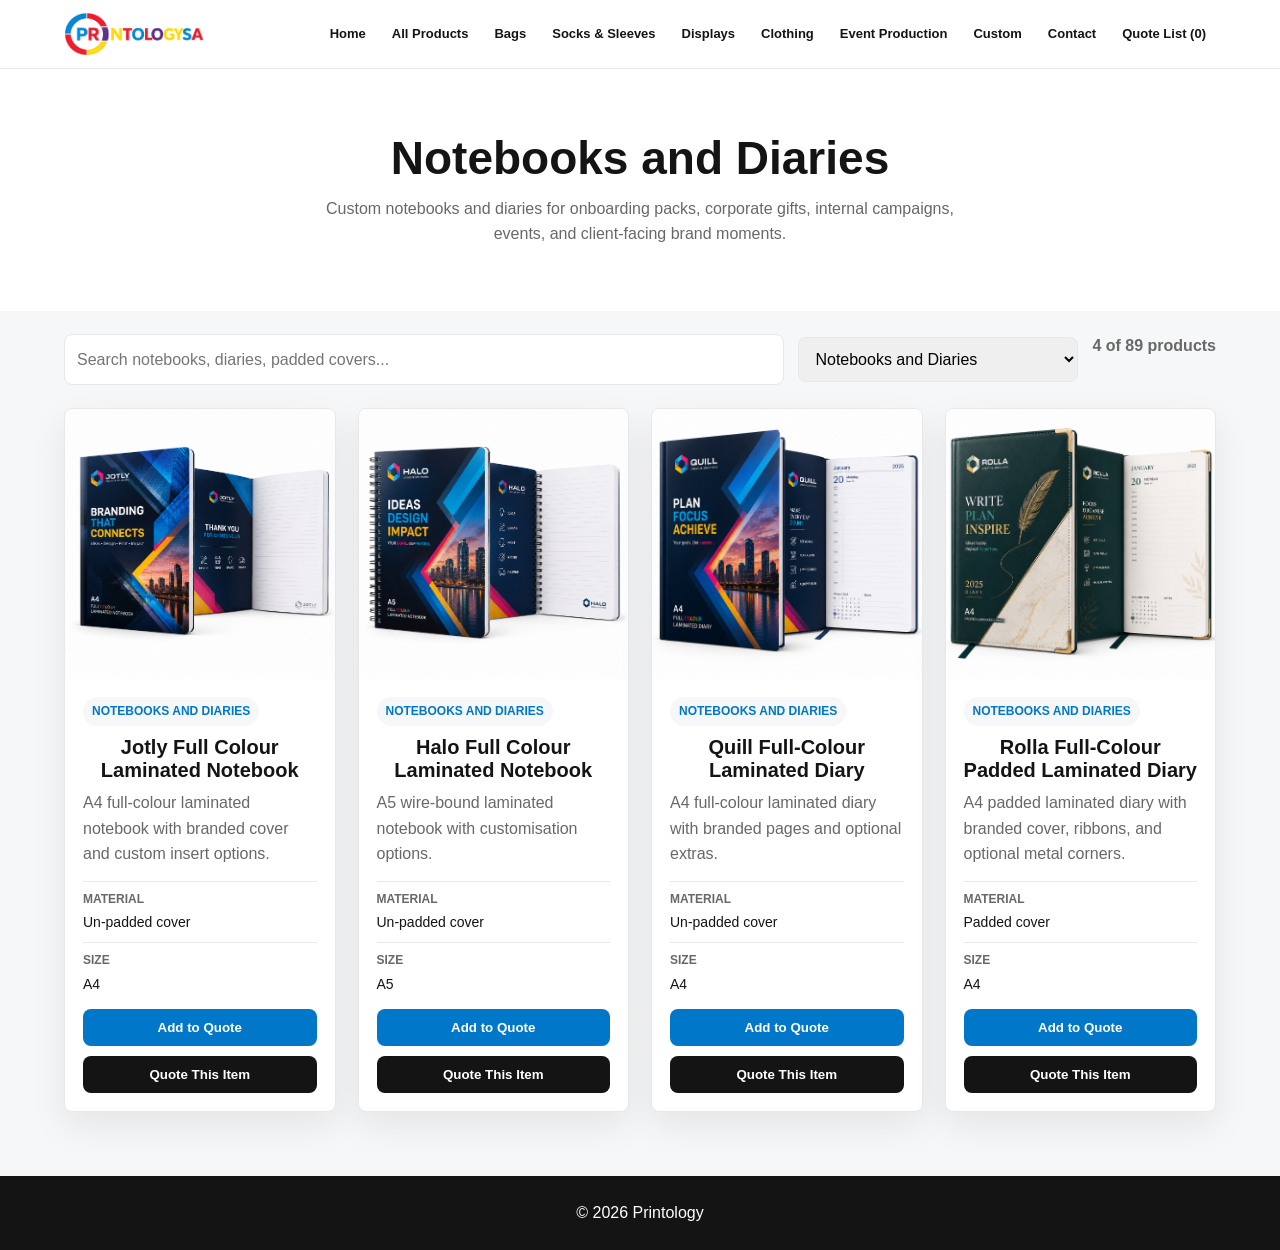
<file: notebooks.html>
﻿<!DOCTYPE html>
<html lang="en">
<head>
    <meta charset="UTF-8">
    <meta name="viewport" content="width=device-width, initial-scale=1.0">
    <title>Notebooks and Diaries | Printology</title>
    <link rel="stylesheet" href="css/styles.css">
</head>
<body>
<header>
    <div class="logo">
        <a href="index.html">
            <img src="images/branding/logo.png" alt="Printology Logo">
        </a>
    </div>

    <button class="nav-toggle" id="nav-toggle" aria-label="Open Menu">
    ☰
    </button>

    <nav id="main-nav">
        <a href="index.html">Home</a>
        <a href="catalog.html">All Products</a>
        <a href="bags.html">Bags</a>
        <a href="socks.html">Socks & Sleeves</a>
        <a href="displays.html">Displays</a>
        <a href="tshirts.html">Clothing</a>
        <a href="event-production.html">Event Production</a>
        <a href="custom.html">Custom</a>
        <a href="#contact">Contact</a>
        <a href="cart.html">Quote List (<span id="quote-count">0</span>)</a>
    </nav>
</header>

<main class="catalog-page">
    <section class="catalog-hero">
        <h1>Notebooks and Diaries</h1>
        <p>Custom notebooks and diaries for onboarding packs, corporate gifts, internal campaigns, events, and client-facing brand moments.</p>
    </section>
    <section class="catalog-tools">
        <input id="catalog-search" type="search" placeholder="Search notebooks, diaries, padded covers...">
        <select id="catalog-category">
            <option value="all">All categories</option>
        </select>
        <p id="catalog-count"></p>
    </section>
    <section id="catalog-grid" class="catalog-grid" data-category="Notebooks and Diaries" aria-live="polite"></section>
</main>

<footer id="contact">
    <p>&copy; 2026 Printology</p>
</footer>

<script src="js/catalog-data.js"></script>
<script src="js/script.js"></script>
</body>
</html>
</file>
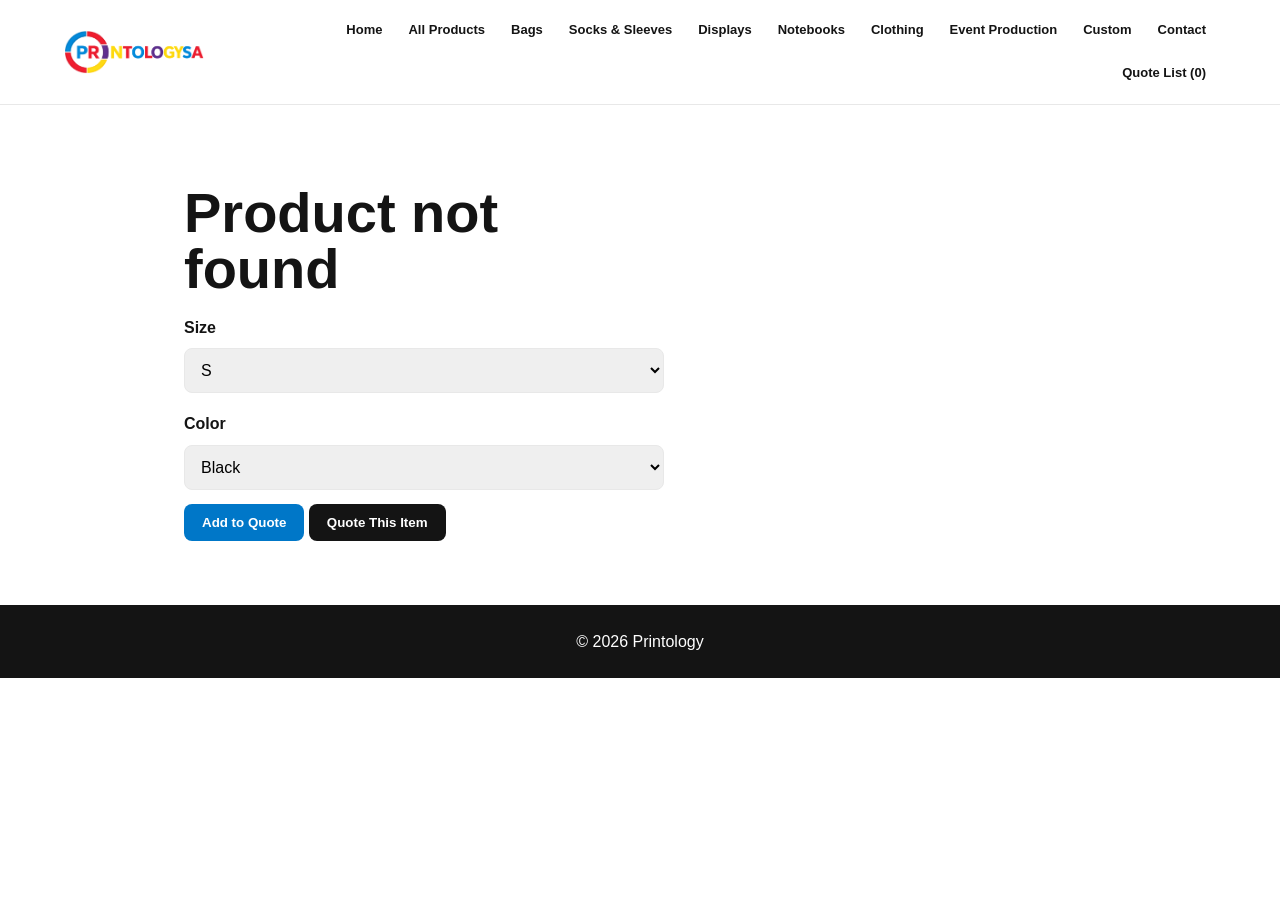
<file: product.html>
﻿<!DOCTYPE html>
<html lang="en">
<head>
    <meta charset="UTF-8">
    <meta name="viewport" content="width=device-width, initial-scale=1.0">
    <title>Product | Printology</title>
    <link rel="stylesheet" href="css/styles.css">
</head>
<body>
<header>
    <div class="logo">
        <a href="index.html">
            <img src="images/branding/logo.png" alt="Printology Logo">
        </a>
    </div>

    <button class="nav-toggle" id="nav-toggle" aria-label="Open Menu">
    ☰
    </button>

    <nav id="main-nav">
        <a href="index.html">Home</a>
        <a href="catalog.html">All Products</a>
        <a href="bags.html">Bags</a>
        <a href="socks.html">Socks & Sleeves</a>
        <a href="displays.html">Displays</a>
        <a href="notebooks.html">Notebooks</a>
        <a href="tshirts.html">Clothing</a>
        <a href="event-production.html">Event Production</a>
        <a href="custom.html">Custom</a>
        <a href="#contact">Contact</a>
        <a href="cart.html">Quote List (<span id="quote-count">0</span>)</a>
    </nav>
</header>

<main class="product-page">
    <img id="product-img" alt="">

    <div class="product-info">
        <h1 id="product-name">Loading product...</h1>

        <label for="size">Size</label>
        <select id="size">
            <option>S</option>
            <option>M</option>
            <option>L</option>
            <option>XL</option>
        </select>

        <label for="color">Color</label>
        <select id="color">
            <option>Black</option>
            <option>White</option>
            <option>Red</option>
            <option>Navy</option>
            <option>Grey</option>
        </select>

        <button id="add-product-quote" onclick="addCurrentProductToQuote()" class="buy-btn">Add to Quote</button>
        <button onclick="requestProductQuote()" class="buy-btn secondary-btn">Quote This Item</button>
    </div>
</main>

<footer id="contact">
    <p>&copy; 2026 Printology</p>
</footer>

<script src="js/products-data.js"></script>
<script src="js/script.js"></script>
</body>
</html>
</file>
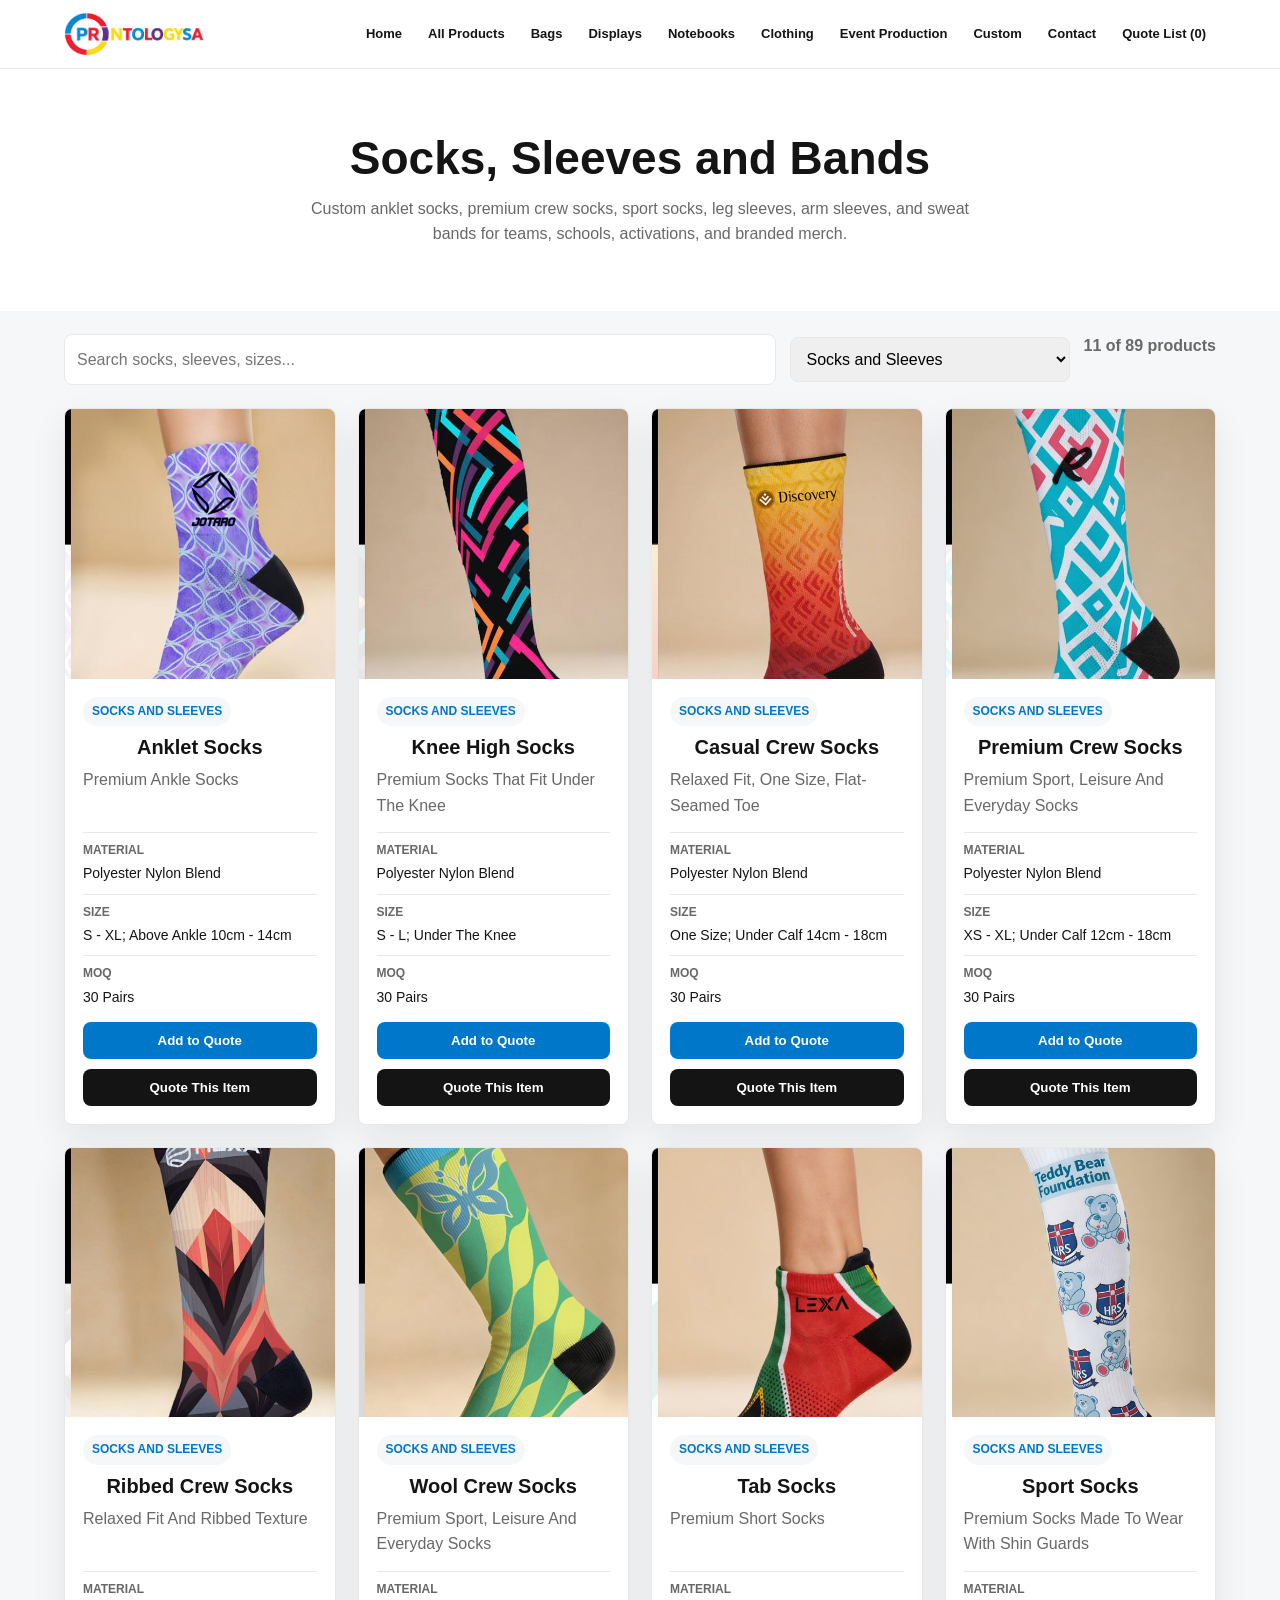
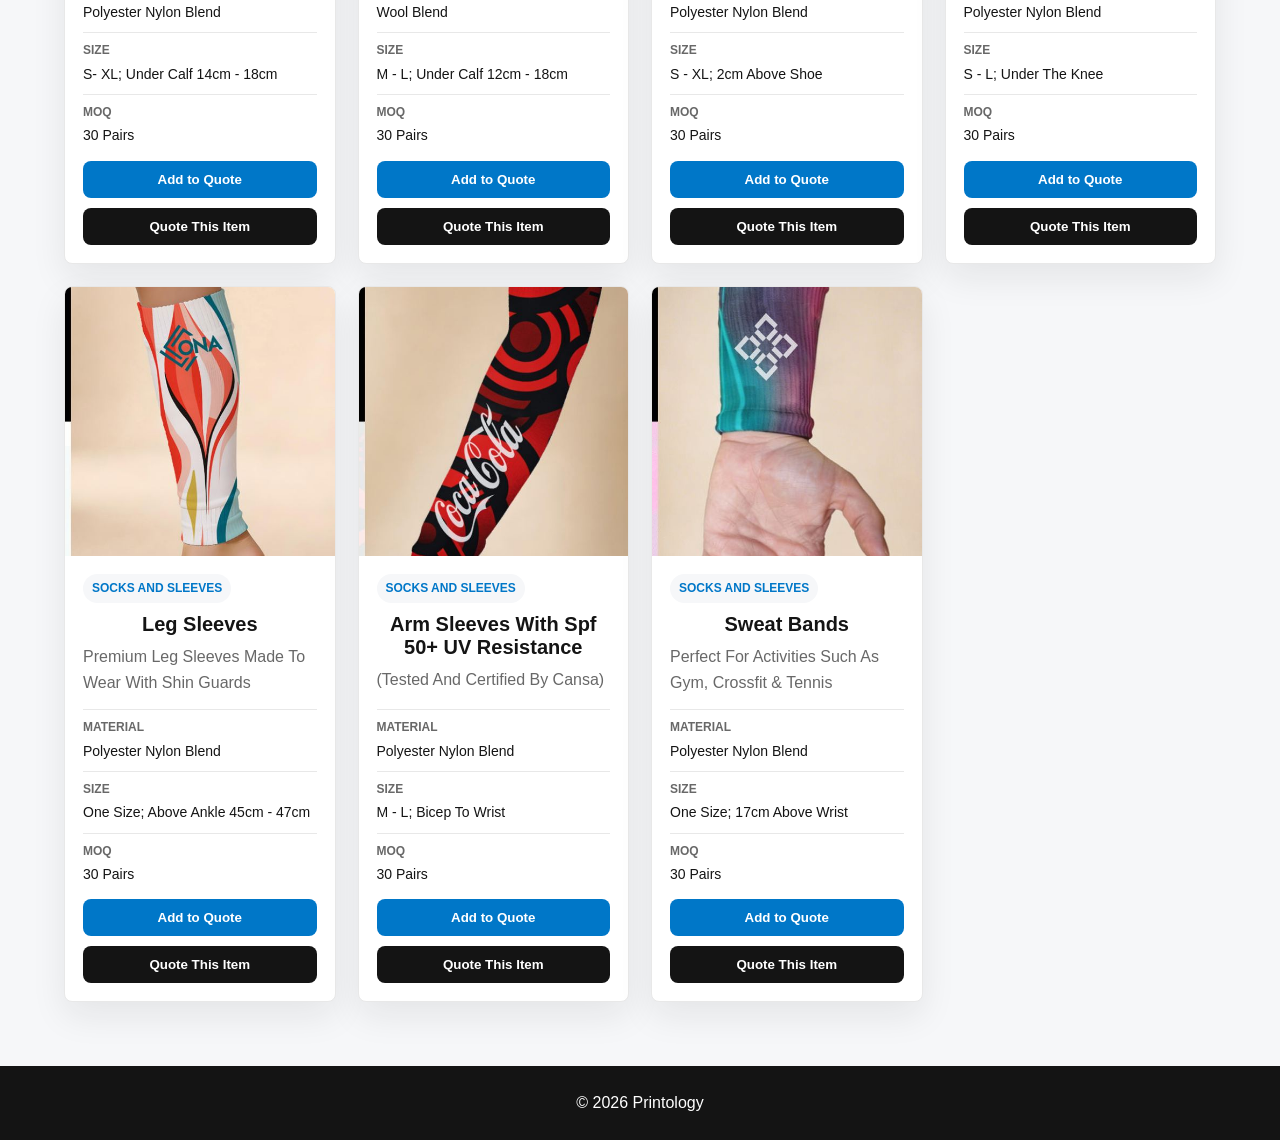
<file: socks.html>
﻿<!DOCTYPE html>
<html lang="en">
<head>
    <meta charset="UTF-8">
    <meta name="viewport" content="width=device-width, initial-scale=1.0">
    <title>Socks and Sleeves | Printology</title>
    <link rel="stylesheet" href="css/styles.css">
</head>
<body>
<header>
    <div class="logo">
        <a href="index.html">
            <img src="images/branding/logo.png" alt="Printology Logo">
        </a>
    </div>

    <button class="nav-toggle" id="nav-toggle" aria-label="Open Menu">
    ☰
    </button>

    <nav id="main-nav">
        <a href="index.html">Home</a>
        <a href="catalog.html">All Products</a>
        <a href="bags.html">Bags</a>
        <a href="displays.html">Displays</a>
        <a href="notebooks.html">Notebooks</a>
        <a href="tshirts.html">Clothing</a>
        <a href="event-production.html">Event Production</a>
        <a href="custom.html">Custom</a>
        <a href="#contact">Contact</a>
        <a href="cart.html">Quote List (<span id="quote-count">0</span>)</a>
    </nav>
</header>

<main class="catalog-page">
    <section class="catalog-hero">
        <h1>Socks, Sleeves and Bands</h1>
        <p>Custom anklet socks, premium crew socks, sport socks, leg sleeves, arm sleeves, and sweat bands for teams, schools, activations, and branded merch.</p>
    </section>
    <section class="catalog-tools">
        <input id="catalog-search" type="search" placeholder="Search socks, sleeves, sizes...">
        <select id="catalog-category">
            <option value="all">All categories</option>
        </select>
        <p id="catalog-count"></p>
    </section>
    <section id="catalog-grid" class="catalog-grid" data-category="Socks and Sleeves" aria-live="polite"></section>
</main>

<footer id="contact">
    <p>&copy; 2026 Printology</p>
</footer>

<script src="js/catalog-data.js"></script>
<script src="js/script.js"></script>
</body>
</html>
</file>
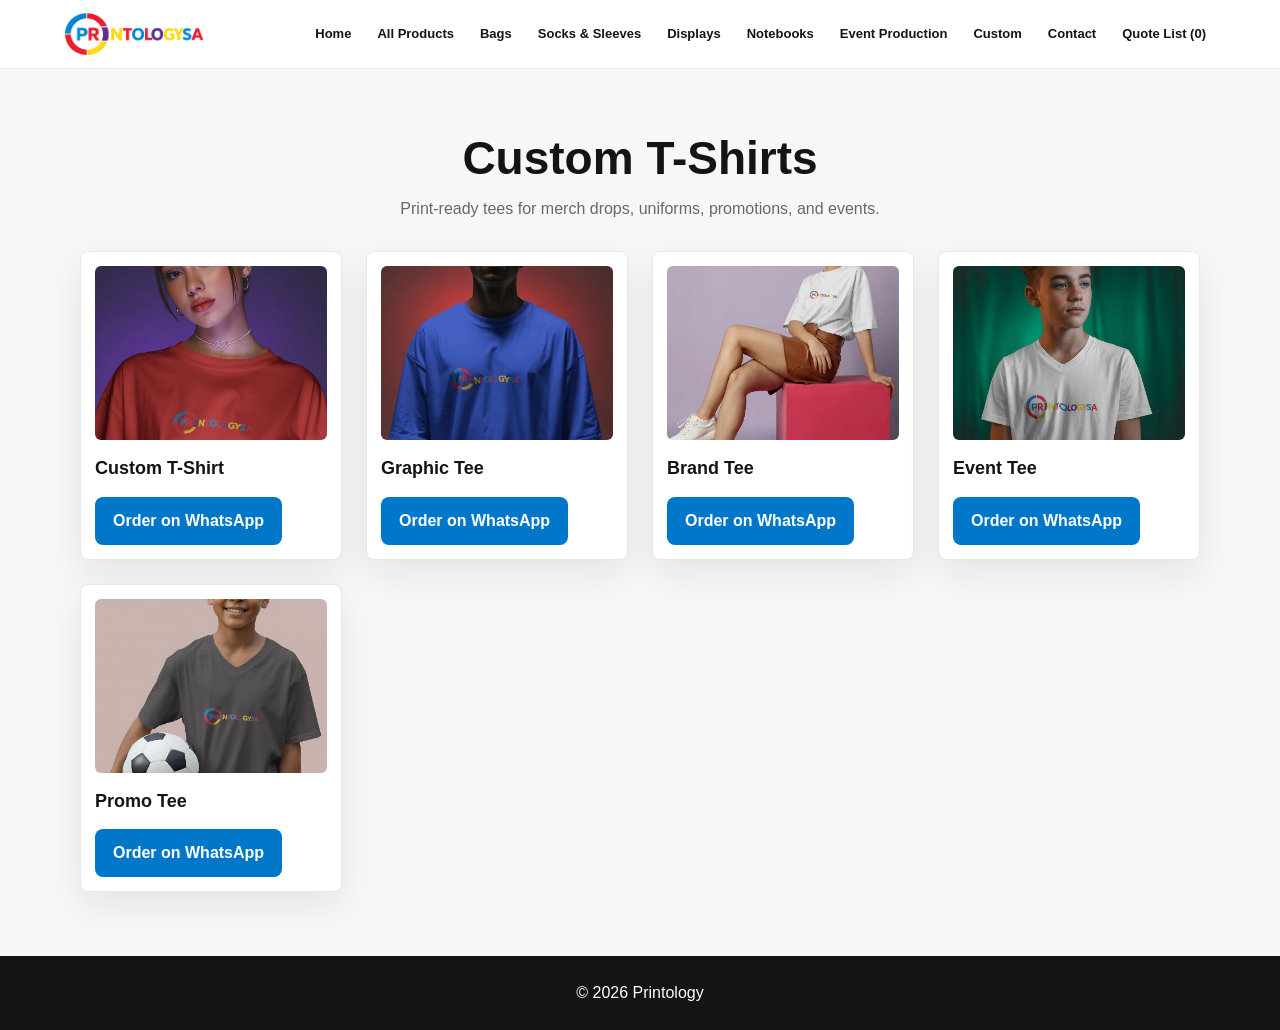
<file: tshirts.html>
﻿<!DOCTYPE html>
<html lang="en">
<head>
    <meta charset="UTF-8">
    <meta name="viewport" content="width=device-width, initial-scale=1.0">
    <title>T-Shirts | Printology</title>
    <link rel="stylesheet" href="css/styles.css">
</head>
<body>
<header>
    <div class="logo">
        <a href="index.html">
            <img src="images/branding/logo.png" alt="Printology Logo">
        </a>
    </div>

    <button class="nav-toggle" id="nav-toggle" aria-label="Open Menu">
    ☰
    </button>

    <nav id="main-nav">
        <a href="index.html">Home</a>
        <a href="catalog.html">All Products</a>
        <a href="bags.html">Bags</a>
        <a href="socks.html">Socks & Sleeves</a>
        <a href="displays.html">Displays</a>
        <a href="notebooks.html">Notebooks</a>
        <a href="event-production.html">Event Production</a>
        <a href="custom.html">Custom</a>
        <a href="#contact">Contact</a>
        <a href="cart.html">Quote List (<span id="quote-count">0</span>)</a>
    </nav>
</header>

<section class="products">
    <h1>Custom T-Shirts</h1>
    <p>Print-ready tees for merch drops, uniforms, promotions, and events.</p>

    <div class="product-grid">
        <div class="product">
            <img src="images/tshirts/shirt1.jpg" alt="Custom T-shirt style 1">
            <h3>Custom T-Shirt</h3>
            <a href="custom.html" class="buy-btn">Order on WhatsApp</a>
        </div>
        <div class="product">
            <img src="images/tshirts/shirt2.jpg" alt="Custom T-shirt style 2">
            <h3>Graphic Tee</h3>
            <a href="custom.html" class="buy-btn">Order on WhatsApp</a>
        </div>
        <div class="product">
            <img src="images/tshirts/shirt3.jpg" alt="Custom T-shirt style 3">
            <h3>Brand Tee</h3>
            <a href="custom.html" class="buy-btn">Order on WhatsApp</a>
        </div>
        <div class="product">
            <img src="images/tshirts/shirt4.jpg" alt="Custom T-shirt style 4">
            <h3>Event Tee</h3>
            <a href="custom.html" class="buy-btn">Order on WhatsApp</a>
        </div>
        <div class="product">
            <img src="images/tshirts/shirt5.jpg" alt="Custom T-shirt style 5">
            <h3>Promo Tee</h3>
            <a href="custom.html" class="buy-btn">Order on WhatsApp</a>
        </div>
    </div>
</section>

<footer id="contact">
    <p>&copy; 2026 Printology</p>
</footer>

<script src="js/script.js"></script>
</body>
</html>
</file>
<file: css/styles.css>
* {
    box-sizing: border-box;
    margin: 0;
    padding: 0;
}

:root {
    --ink: #141414;
    --muted: #686868;
    --line: #e8e8e8;
    --surface: #ffffff;
    --soft: #f6f7f9;
    --blue: #0077c8;
    --red: #ef3340;
    --yellow: #ffd23f;
    --green: #16a36a;
    --shadow: 0 14px 35px rgba(20, 20, 20, 0.08);
}

body {
    background: var(--surface);
    color: var(--ink);
    font-family: Arial, Helvetica, sans-serif;
    line-height: 1.6;
}

img {
    display: block;
    max-width: 100%;
}

a {
    color: inherit;
}

header {
    align-items: center;
    background: rgba(255, 255, 255, 0.96);
    border-bottom: 1px solid var(--line);
    display: flex;
    gap: 24px;
    justify-content: space-between;
    padding: 12px clamp(16px, 5vw, 64px);
    position: sticky;
    top: 0;
    z-index: 10;
}

.logo img {
    height: 44px;
    object-fit: contain;
}

nav {
    align-items: center;
    display: flex;
    flex-wrap: wrap;
    gap: 6px;
    justify-content: flex-end;
}

nav a,
.dropdown > span {
    border-radius: 999px;
    color: var(--ink);
    cursor: pointer;
    display: inline-flex;
    font-size: 13px;
    font-weight: 700;
    padding: 8px 10px;
    text-decoration: none;
}

nav a:hover,
.dropdown > span:hover {
    background: var(--soft);
    color: var(--blue);
}

.dropdown {
    display: inline-block;
    position: relative;
}

.dropdown-menu {
    background: white;
    border: 1px solid var(--line);
    border-radius: 8px;
    box-shadow: var(--shadow);
    display: none;
    min-width: 180px;
    padding: 8px;
    position: absolute;
    right: 0;
    top: 42px;
}

.dropdown:hover .dropdown-menu,
.dropdown:focus-within .dropdown-menu {
    display: block;
}

.dropdown-menu a {
    display: block;
    padding: 10px 12px;
}

#cart-count {
    background: var(--red);
    border-radius: 999px;
    color: white;
    display: inline-flex;
    font-size: 12px;
    justify-content: center;
    min-width: 22px;
    padding: 1px 7px;
}

.hero {
    align-items: center;
    background:
        linear-gradient(rgba(0, 0, 0, 0.3), rgba(0, 0, 0, 0.3)),
        url("../images/branding/hero1.png") center/cover no-repeat;
    color: white;
    display: flex;
    justify-content: center;
    min-height: 80vh;
    padding: 72px clamp(18px, 6vw, 80px);
    text-align: center;
}

.hero-content {
    max-width: 720px;
}

.eyebrow {
    color: var(--yellow);
    display: inline-block;
    font-size: 13px;
    font-weight: 800;
    margin-bottom: 14px;
    text-transform: uppercase;
}

.hero h1 {
    font-size: clamp(42px, 7vw, 76px);
    line-height: 0.98;
    margin-bottom: 18px;
}

.hero p {
    font-size: clamp(18px, 2vw, 22px);
    margin: 0 auto;
    max-width: 620px;
}

.hero-actions {
    display: flex;
    flex-wrap: wrap;
    gap: 12px;
    justify-content: center;
    margin-top: 10px;
}

button,
.buy-btn {
    background: var(--blue);
    border: 0;
    border-radius: 8px;
    color: white;
    cursor: pointer;
    display: inline-block;
    font-weight: 700;
    margin-top: 14px;
    padding: 11px 18px;
    text-decoration: none;
    transition: transform 0.2s ease, background 0.2s ease, box-shadow 0.2s ease;
}

button:hover,
.buy-btn:hover {
    background: #005fa3;
    box-shadow: 0 10px 24px rgba(0, 119, 200, 0.22);
    transform: translateY(-2px);
}

.hero button,
.branding button {
    background: var(--yellow);
    color: var(--ink);
}

.hero button:hover,
.branding button:hover {
    background: #f4bd00;
}

[hidden] {
    display: none !important;
}

section,
.page-section {
    padding: 64px clamp(18px, 5vw, 72px);
}

section h1,
section h2,
.page-title {
    font-size: clamp(30px, 4vw, 46px);
    line-height: 1.1;
    margin-bottom: 12px;
    text-align: center;
}

section > p,
.section-intro {
    color: var(--muted);
    margin: 0 auto 28px;
    max-width: 680px;
    text-align: center;
}

.products,
.testimonials,
.custom {
    background: var(--soft);
}

.product-grid,
.category-grid {
    display: grid;
    gap: 24px;
    grid-template-columns: repeat(auto-fit, minmax(210px, 1fr));
    margin: 30px auto 0;
    max-width: 1120px;
}

.product,
.category,
.why-card,
.testimonial {
    background: white;
    border: 1px solid var(--line);
    border-radius: 8px;
    box-shadow: var(--shadow);
}

.product,
.category {
    overflow: hidden;
    text-decoration: none;
    transition: transform 0.2s ease, box-shadow 0.2s ease;
}

.product {
    padding: 14px;
}

.product:hover,
.category:hover {
    box-shadow: 0 20px 45px rgba(20, 20, 20, 0.12);
    transform: translateY(-5px);
}

.product img,
.category img {
    aspect-ratio: 4 / 3;
    border-radius: 6px;
    height: auto;
    object-fit: cover;
    width: 100%;
}

.product h3,
.category h3 {
    font-size: 18px;
    margin-top: 14px;
}

.product p,
.price {
    color: var(--muted);
    font-weight: 700;
    margin-top: 4px;
}

.category {
    cursor: pointer;
    padding: 14px;
    text-align: left;
}

.why-us {
    background: white;
}

.why-container {
    display: grid;
    gap: 20px;
    grid-template-columns: repeat(auto-fit, minmax(220px, 1fr));
    margin: 30px auto 0;
    max-width: 980px;
}

.why-card {
    padding: 24px;
}

.why-card h3 {
    margin-bottom: 8px;
}

.why-card p {
    color: var(--muted);
}

.branding {
    background: var(--ink);
    color: white;
    text-align: center;
}

.branding p {
    color: rgba(255, 255, 255, 0.78);
}

.testimonial {
    margin: 18px auto 0;
    max-width: 680px;
    padding: 22px;
}

.testimonial h4 {
    color: var(--blue);
    margin-top: 8px;
}

.product-page {
    align-items: start;
    display: grid;
    gap: 40px;
    grid-template-columns: minmax(260px, 480px) minmax(260px, 1fr);
    margin: 0 auto;
    max-width: 1040px;
    padding: 64px clamp(18px, 5vw, 72px);
}

.product-page img {
    aspect-ratio: 1 / 1;
    border-radius: 8px;
    box-shadow: var(--shadow);
    object-fit: cover;
    width: 100%;
}

.product-info {
    padding-top: 16px;
}

.product-info h1 {
    font-size: clamp(34px, 5vw, 56px);
    line-height: 1;
    margin-bottom: 10px;
}

.product-info label {
    display: block;
    font-weight: 700;
    margin-top: 18px;
}

.product-info select,
.custom input,
.custom textarea,
.custom select {
    border: 1px solid var(--line);
    border-radius: 8px;
    font: inherit;
    margin-top: 8px;
    padding: 12px;
    width: 100%;
}

.custom form {
    background: white;
    border: 1px solid var(--line);
    border-radius: 8px;
    box-shadow: var(--shadow);
    display: grid;
    gap: 14px;
    margin: 28px auto 0;
    max-width: 520px;
    padding: 22px;
}

.custom textarea {
    min-height: 150px;
    resize: vertical;
}

.cart-page {
    margin: 0 auto;
    max-width: 860px;
    min-height: 58vh;
    padding: 64px clamp(18px, 5vw, 72px);
}

.cart-item {
    align-items: center;
    background: white;
    border: 1px solid var(--line);
    border-radius: 8px;
    display: flex;
    gap: 16px;
    justify-content: space-between;
    margin-top: 14px;
    padding: 16px;
}

.cart-item button {
    background: var(--red);
    margin-top: 0;
}

.cart-total {
    border-top: 1px solid var(--line);
    font-size: 24px;
    margin-top: 24px;
    padding-top: 18px;
}

.cart-actions {
    display: flex;
    flex-wrap: wrap;
    gap: 12px;
    margin-top: 16px;
}

.quote-items {
    display: grid;
    gap: 16px;
    margin-top: 24px;
}

.quote-item {
    align-items: stretch;
    background: white;
    border: 1px solid var(--line);
    border-radius: 8px;
    box-shadow: var(--shadow);
    display: grid;
    gap: 16px;
    grid-template-columns: 120px 1fr auto;
    padding: 14px;
}

.quote-item img {
    aspect-ratio: 1 / 1;
    border-radius: 6px;
    height: 120px;
    object-fit: cover;
    width: 120px;
}

.quote-item h2 {
    font-size: 20px;
    line-height: 1.2;
}

.quote-item p {
    color: var(--muted);
    margin-top: 4px;
}

.quote-item dl {
    display: grid;
    gap: 6px;
    margin-top: 10px;
}

.quote-item dt {
    color: var(--muted);
    font-size: 12px;
    font-weight: 800;
    text-transform: uppercase;
}

.quote-item dd {
    font-size: 14px;
}

.quote-item-controls {
    align-items: end;
    display: grid;
    gap: 8px;
    min-width: 120px;
}

.quote-item-controls label {
    font-size: 12px;
    font-weight: 800;
    text-transform: uppercase;
}

.quote-item-controls input {
    border: 1px solid var(--line);
    border-radius: 8px;
    font: inherit;
    padding: 10px;
    width: 100%;
}

.catalog-page {
    background: var(--soft);
    min-height: 70vh;
}

.catalog-hero {
    background: white;
    padding-bottom: 36px;
}

.catalog-hero-actions {
    display: flex;
    flex-wrap: wrap;
    gap: 12px;
    justify-content: center;
    margin-top: 18px;
}

.catalog-tools {
    align-items: center;
    background: var(--soft);
    display: grid;
    gap: 14px;
    grid-template-columns: minmax(220px, 1fr) minmax(180px, 280px) auto;
    padding-bottom: 22px;
    padding-top: 22px;
}

.catalog-tools input,
.catalog-tools select {
    border: 1px solid var(--line);
    border-radius: 8px;
    font: inherit;
    padding: 12px;
    width: 100%;
}

.catalog-tools p {
    color: var(--muted);
    font-weight: 700;
    white-space: nowrap;
}

.catalog-grid {
    display: grid;
    gap: 22px;
    grid-template-columns: repeat(auto-fit, minmax(260px, 1fr));
    padding: 0 clamp(18px, 5vw, 72px) 64px;
}

.catalog-card {
    background: white;
    border: 1px solid var(--line);
    border-radius: 8px;
    box-shadow: var(--shadow);
    display: flex;
    flex-direction: column;
    min-height: 100%;
    overflow: hidden;
}

.catalog-card img {
    aspect-ratio: 1 / 1;
    background: var(--soft);
    object-fit: cover;
    width: 100%;
}

.catalog-card-body {
    display: flex;
    flex: 1;
    flex-direction: column;
    padding: 18px;
}

.catalog-pill {
    align-self: flex-start;
    background: var(--soft);
    border-radius: 999px;
    color: var(--blue);
    font-size: 12px;
    font-weight: 800;
    margin-bottom: 10px;
    padding: 5px 9px;
    text-transform: uppercase;
}

.catalog-card h2 {
    font-size: 20px;
    line-height: 1.15;
    margin-bottom: 8px;
}

.catalog-card p {
    color: var(--muted);
    margin-bottom: 14px;
}

.catalog-card dl {
    display: grid;
    gap: 9px;
    margin-top: auto;
}

.catalog-actions {
    display: grid;
    gap: 10px;
    margin-top: 14px;
}

.catalog-actions .buy-btn {
    margin-top: 0;
    text-align: center;
    width: 100%;
}

.catalog-card dl div {
    border-top: 1px solid var(--line);
    padding-top: 8px;
}

.catalog-card dt {
    color: var(--muted);
    font-size: 12px;
    font-weight: 800;
    text-transform: uppercase;
}

.catalog-card dd {
    font-size: 14px;
    margin-top: 2px;
}

.secondary-btn {
    background: var(--ink);
}

.empty-cart {
    background: var(--soft);
    border-radius: 8px;
    color: var(--muted);
    margin-top: 18px;
    padding: 20px;
}

.sizing-list {
    display: inline-block;
    margin-top: 14px;
    text-align: left;
}

footer {
    background: var(--ink);
    color: white;
    padding: 24px;
    text-align: center;
}

@media (max-width: 820px) {
    header {
        align-items: stretch;
        gap: 10px;
    }

    nav {
        justify-content: flex-start;
        margin-inline: -16px;
        padding: 0 16px 4px;
        scrollbar-width: none;
    }

    nav::-webkit-scrollbar {
        display: none;
    }

    .hero {
        background-position: center;
        min-height: auto;
        padding: 52px 18px;
    }

    .hero h1 {
        font-size: 38px;
    }

    .hero p {
        font-size: 17px;
    }

    .hero-actions,
    .catalog-hero-actions {
        flex-direction: column;
    }

    .hero-actions .buy-btn,
    .catalog-hero-actions .buy-btn,
    button,
    .buy-btn {
        text-align: center;
        width: 100%;
    }

    section,
    .page-section {
        padding: 44px 16px;
    }

    .product-grid,
    .category-grid,
    .why-container,
    .catalog-grid {
        gap: 14px;
        grid-template-columns: 1fr;
    }

    .product,
    .category,
    .why-card,
    .testimonial,
    .quote-item,
    .catalog-card {
        box-shadow: 0 8px 22px rgba(20, 20, 20, 0.07);
    }

    .quote-item {
        grid-template-columns: 86px 1fr;
    }

    .quote-item img {
        height: 86px;
        width: 86px;
    }

    .quote-item-controls {
        grid-column: 1 / -1;
        grid-template-columns: 1fr 1fr;
    }

    .quote-item-controls label {
        grid-column: 1 / -1;
    }

    .quote-item-controls button {
        margin-top: 0;
    }

    .product-page {
        grid-template-columns: 1fr;
        padding: 44px 16px;
    }

    .catalog-tools {
        grid-template-columns: 1fr;
        padding-left: 16px;
        padding-right: 16px;
    }

    .catalog-grid {
        padding: 0 16px 44px;
    }

    .catalog-card {
        display: grid;
        grid-template-columns: 250px 1fr;
    }

    .catalog-card img {
        aspect-ratio: auto;
        height: 100%;
        min-height: 160px;
    }

    .catalog-card-body {
        padding: 14px;
    }

    .catalog-card h2 {
        font-size: 17px;
    }

    .catalog-card p,
    .catalog-card dd {
        font-size: 13px;
    }

    .catalog-card dl {
        gap: 6px;
    }

    .catalog-card .buy-btn {
        font-size: 13px;
        padding: 9px 10px;
    }
}

@media (max-width: 430px) {
    .catalog-card {
        grid-template-columns: 180px 1fr;
    }

    .catalog-card img {
        min-height: 150px;
    }
}


.services-highlight {
    background: #fff;
    padding: 80px 20px;
}

.services-intro {
    margin: auto;
    max-width: 760px;
    text-align: center;
}

.services-intro h2 {
    font-size: clamp(36px, 5vw, 56px);
    line-height: 1;
    margin-bottom: 18px;
}

.services-intro p {
    color: var(--muted);
    font-size: 18px;
    line-height: 1.7;
}

.services-grid {
    display: grid;
    gap: 28px;
    grid-template-columns: repeat(auto-fit, minmax(320px, 1fr));
    margin: 50px auto 0;
    max-width: 1180px;
}

.service-box {
    background: white;
    border: 1px solid var(--line);
    border-radius: 18px;
    box-shadow: var(--shadow);
    overflow: hidden;
    transition: 0.25s ease;
}

.service-box:hover {
    transform: translateY(-6px);
}

.service-box img {
    height: 260px;
    object-fit: cover;
    width: 100%;
}

.service-content {
    padding: 28px;
}

.service-content h3 {
    font-size: 28px;
    margin-bottom: 14px;
}

.service-content p {
    color: var(--muted);
    margin-bottom: 20px;
}

@media (max-width: 768px) {

    header {
        align-items: flex-start;
        flex-direction: column;
        gap: 14px;
        padding: 14px 16px;
    }

    .logo img {
        height: 38px;
    }

    .hero {
        min-height: 62vh;
        padding: 90px 18px 70px;
    }

    .hero h1 {
        font-size: clamp(34px, 10vw, 52px);
        line-height: 1;
    }

    .hero p {
        font-size: 16px;
    }

    section,
    .page-section {
        padding: 54px 16px;
    }

    .services-grid,
    .product-grid,
    .category-grid,
    .why-container {
        gap: 18px;
        grid-template-columns: 1fr;
    }

    .catalog-tools {
        display: flex;
        flex-direction: column;
        gap: 12px;
    }

    .catalog-tools input,
    .catalog-tools select {
        width: 100%;
    }

    .catalog-hero-actions {
        display: grid;
        gap: 10px;
        grid-template-columns: 1fr;
    }

    .product-page {
        display: flex;
        flex-direction: column;
        gap: 24px;
    }

    .product-page img {
        width: 100%;
        border-radius: 12px;
    }

    .quote-item {
        flex-direction: column;
        align-items: flex-start;
    }

    .quote-item img {
        width: 100%;
        max-width: 100%;
    }

    .cart-actions {
        display: flex;
        flex-direction: column;
        gap: 12px;
    }

    button,
    .buy-btn {
        width: 100%;
        text-align: center;
    }

    footer {
        text-align: center;
    }
}

.nav-toggle {
    display: none;
    background: none;
    border: none;
    color: var(--ink);
    font-size: 32px;
    cursor: pointer;
    padding: 0;
    margin: 0;
    width: auto;
}

@media (max-width: 768px) {

    header {
        display: flex;
        flex-wrap: wrap;
        align-items: center;
        justify-content: space-between;
        padding: 12px 16px;
    }

    .nav-toggle {
        display: block;
    }

    nav {
        display: none;
        width: 100%;
        flex-direction: column;
        align-items: stretch;
        gap: 0;
        margin-top: 12px;
    }

    nav.active {
        display: flex;
    }

    nav a {
        width: 100%;
        padding: 14px 16px;
        border-radius: 8px;
    }

    .logo img {
        height: 40px;
    }

    .nav-toggle {
        display: block;
    }

    #main-nav {
        display: none;
        width: 100%;
        margin-top: 12px;
        background: #fff;
        border-top: 1px solid var(--line);

        flex-direction: column;
        gap: 0;
    }

    #main-nav.active {
        display: flex;
    }

    #main-nav a {
        display: block;
        width: 100%;
        padding: 14px 16px;
        border-bottom: 1px solid var(--line);
        border-radius: 0;
        font-size: 15px;
    }

    #main-nav a:hover {
        background: var(--soft);
    }
}
</file>
